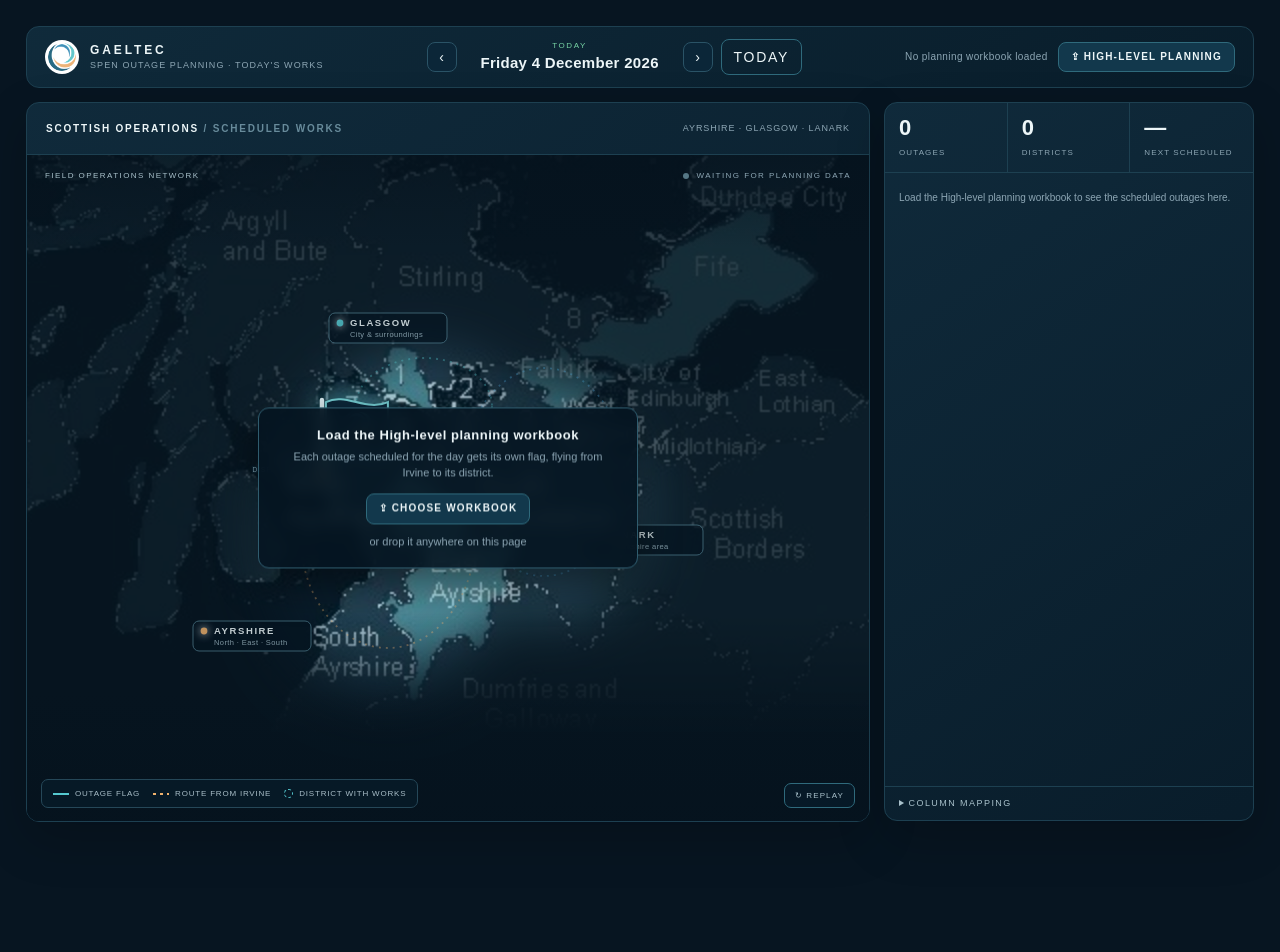
<file: gaeltec_home.html>
<!doctype html>
<html lang="en">
<head>
<meta charset="utf-8">
<meta name="viewport" content="width=device-width, initial-scale=1">
<title>Gaeltec – Home · Today's Works</title>
<!-- SheetJS: reads the High-level planning workbook in the browser (skip this tag if index.html already loads XLSX) -->
<script src="https://cdn.sheetjs.com/xlsx-0.20.3/package/dist/xlsx.full.min.js"></script>
<style>
/* ===== Standalone wrapper (not needed once merged into index.html) ===== */
html, body { margin: 0; background: #071521; }
body { min-height: 100vh; padding: clamp(10px, 2.2vw, 26px); }

/* ===== Gaeltec Home (all rules scoped to #gaeltec-home) ===== */
#gaeltec-home {
  --bg: #071521; --panel: #0d2231; --line: #1d4051; --muted: #8da6b4; --white: #edf6f8;
  --cyan: #55c9d0; --blue: #4a9fd0; --orange: #efb16d; --green: #78d4a5; --sea: #091c2a;
  color: var(--white);
  font: 14px/1.45 Inter, "Segoe UI", Arial, sans-serif;
  max-width: 1500px; margin: 0 auto;
}
#gaeltec-home * { box-sizing: border-box; }
#gaeltec-home button { font: inherit; color: inherit; }

.gh-top {
  display: flex; align-items: center; justify-content: space-between; flex-wrap: wrap; gap: 14px;
  padding: 12px 18px; margin-bottom: 14px;
  border: 1px solid var(--line); border-radius: 13px;
  background: linear-gradient(145deg, rgba(16,43,60,.96), rgba(9,29,43,.96));
}
.gh-brand { display: flex; align-items: center; gap: 11px; }
.gh-brand img { width: 34px; height: 34px; border-radius: 50%; background: #fff; padding: 3px; }
.gh-brand b { display: block; font-size: 12px; letter-spacing: .24em; }
.gh-brand small { display: block; color: var(--muted); font-size: 9px; letter-spacing: .12em; text-transform: uppercase; }
.gh-date { display: flex; align-items: center; gap: 8px; }
.gh-date-label { text-align: center; min-width: 210px; }
.gh-date-label small { display: block; font-size: 8px; letter-spacing: .2em; color: var(--green); text-transform: uppercase; }
.gh-date-label small.past { color: var(--muted); }
.gh-date-label small.future { color: var(--orange); }
.gh-date-label b { font-size: 15px; font-weight: 600; letter-spacing: .02em; }
.gh-icon {
  width: 30px; height: 30px; border-radius: 8px; cursor: pointer; font-size: 17px; line-height: 1;
  border: 1px solid #2a5366; background: #0b2638;
}
.gh-icon:hover, .gh-btn:hover { border-color: var(--cyan); }
.gh-btn {
  display: inline-flex; align-items: center; gap: 6px; cursor: pointer; white-space: nowrap;
  padding: 7px 12px; border-radius: 8px; font-size: 10px; letter-spacing: .12em; text-transform: uppercase; font-weight: 600;
  border: 1px solid #2f6a7c; background: #12384c; color: var(--white);
}
.gh-btn.ghost { background: transparent; }
.gh-source { display: flex; align-items: center; gap: 10px; flex-wrap: wrap; justify-content: flex-end; }
.gh-source #gh-srcline { color: var(--muted); font-size: 10px; letter-spacing: .04em; max-width: 380px; text-align: right; }
.gh-source #gh-srcline b { color: #cfe3e8; font-weight: 600; }

.gh-grid { display: grid; grid-template-columns: minmax(0, 1fr) 370px; gap: 14px; }
.gh-panel {
  overflow: hidden; border: 1px solid var(--line); border-radius: 13px;
  background: linear-gradient(145deg, rgba(16,43,60,.96), rgba(9,29,43,.96));
  box-shadow: 0 18px 50px #0003;
}
.gh-panel-head {
  min-height: 52px; display: flex; align-items: center; justify-content: space-between; gap: 12px;
  padding: 12px 19px; border-bottom: 1px solid var(--line);
}
.gh-panel-title { font-size: 10px; letter-spacing: .18em; text-transform: uppercase; font-weight: 700; }
.gh-panel-title span { color: #688b9b; }
.gh-subtle { color: var(--muted); font-size: 9px; letter-spacing: .1em; text-align: right; text-transform: uppercase; }

/* --- map --- */
.gh-map {
  position: relative; overflow: hidden; isolation: isolate;
  height: clamp(460px, 74vh, 760px); background: var(--sea);
}
.gh-map::after {
  content: ""; position: absolute; inset: 0; z-index: 3; pointer-events: none;
  background: linear-gradient(180deg, rgba(5,18,29,.5), transparent 14%, transparent 80%, rgba(5,18,29,.6));
}
#gh-svg { position: absolute; inset: 0; width: 100%; height: 100%; z-index: 1; display: block; }
.gh-topline {
  position: absolute; z-index: 5; top: 15px; left: 18px; right: 18px;
  display: flex; justify-content: space-between; align-items: center; gap: 10px; pointer-events: none;
}
.gh-kicker, .gh-live { font-size: 8px; letter-spacing: .18em; color: #a9c1cb; text-transform: uppercase; }
.gh-live { display: flex; align-items: center; gap: 7px; color: #8bd6b5; }
.gh-live i { width: 6px; height: 6px; border-radius: 50%; background: var(--green); box-shadow: 0 0 10px var(--green); animation: ghBlink 2s ease-in-out infinite; }
.gh-live.off { color: var(--muted); }
.gh-live.off i { background: #557785; box-shadow: none; animation: none; }
.gh-legend {
  position: absolute; z-index: 5; left: 14px; bottom: 13px; display: flex; flex-wrap: wrap; gap: 13px;
  padding: 8px 11px; border: 1px solid #254758; border-radius: 7px; background: #071a28d9;
  color: #a9bec8; font-size: 8px; letter-spacing: .1em; text-transform: uppercase;
}
.gh-key { display: inline-block; width: 16px; height: 2px; margin-right: 6px; vertical-align: middle; background: var(--cyan); }
.gh-key.dash { background: repeating-linear-gradient(90deg, var(--orange) 0 3px, transparent 3px 7px); }
.gh-key.ring { width: 9px; height: 9px; border-radius: 50%; border: 1.5px dashed var(--cyan); background: none; }
.gh-replay {
  position: absolute; z-index: 6; right: 14px; bottom: 13px; cursor: pointer;
  padding: 6px 10px; border-radius: 7px; border: 1px solid #2f6a7c; background: #071a28e6;
  font-size: 8px !important; letter-spacing: .14em; text-transform: uppercase; color: #a9c1cb !important;
}
.gh-replay:hover { border-color: var(--cyan); color: #fff !important; }
.gh-empty {
  position: absolute; z-index: 6; left: 50%; top: 50%; transform: translate(-50%, -50%);
  width: min(88%, 380px); padding: 18px 20px; text-align: center;
  border: 1px solid #2f5c6e; border-radius: 11px; background: rgba(5,21,33,.9); backdrop-filter: blur(8px);
  box-shadow: 0 14px 40px #0007;
}
.gh-empty[hidden] { display: none; }
.gh-empty b { display: block; font-size: 13px; letter-spacing: .04em; margin-bottom: 4px; }
.gh-empty p { margin: 0 0 12px; color: var(--muted); font-size: 11px; }
.gh-drop {
  position: absolute; inset: 10px; z-index: 9; display: none; place-items: center;
  border: 2px dashed var(--cyan); border-radius: 12px; background: rgba(7,26,40,.88);
  font-size: 11px; letter-spacing: .18em; text-transform: uppercase; color: var(--cyan);
}
#gaeltec-home.dragging .gh-drop { display: grid; }

/* svg pieces */
.gh-route { fill: none; stroke-width: 1.6; stroke-dasharray: 3 7; opacity: .75; stroke-linecap: round; animation: ghDash 1.4s linear infinite; }
.gh-ring { fill: none; stroke-width: 1.8; stroke-dasharray: 4 4; animation: ghRing 4s ease-in-out infinite; }
.gh-ring.idle { opacity: .35; animation: none; stroke-dasharray: 2 5; }
.gh-rtag rect.bg { fill: rgba(5,21,33,.9); stroke: #477080; stroke-width: 1; }
.gh-rtag .dot { filter: drop-shadow(0 0 4px currentColor); }
.gh-rtag .nm { font-size: 9.5px; font-weight: 700; letter-spacing: 1.6px; fill: #eef8fa; }
.gh-rtag .sb { font-size: 7.5px; letter-spacing: .4px; fill: #9bb5c0; }
.gh-rtag.idle { opacity: .8; }
.gh-dlabel { font-size: 9px; letter-spacing: 1.6px; font-weight: 700; paint-order: stroke; stroke: #0b2231; stroke-width: 3px; stroke-linejoin: round; }
.gh-dlabel tspan.n { font-weight: 400; fill: #cfe3e8; }
.gh-hubtext { paint-order: stroke; stroke: #0b2231; stroke-width: 2.5px; stroke-linejoin: round; }
.gh-flag { cursor: pointer; }
.gh-flagbody { filter: drop-shadow(0 0 6px rgba(85,201,208,.55)); }
.gh-cloth { animation: ghWave 1.15s ease-in-out infinite alternate; }
.gh-card rect.bg { fill: rgba(5,21,33,.93); stroke-width: 1; }
.gh-card .t1 { font-size: 10.5px; font-weight: 650; fill: #eef8fa; }
.gh-card .t2 { font-size: 9px; fill: #b4c9d2; }
.gh-card .t2 .k { font-size: 7px; letter-spacing: 1.2px; font-weight: 700; }
.gh-leader { fill: none; stroke-width: 1; stroke-dasharray: 2 3; opacity: .8; }
.gh-flag.hot .gh-card rect.bg { fill: #0f3348; stroke-width: 2; }
.gh-flag.hot .gh-flagbody { filter: drop-shadow(0 0 10px rgba(239,177,109,.95)); }
.gh-flag.dim { opacity: .35; }
.gh-idle .gh-cloth-idle { transform-origin: 0 -2px; animation: ghWaveIdle 1.15s ease-in-out infinite alternate; }

/* --- side list --- */
.gh-side { display: flex; flex-direction: column; min-height: 0; max-height: calc(clamp(460px, 74vh, 760px) + 53px); }
.gh-kpis { display: grid; grid-template-columns: repeat(3, 1fr); border-bottom: 1px solid var(--line); }
.gh-kpi { padding: 13px 14px 11px; border-right: 1px solid var(--line); }
.gh-kpi:last-child { border-right: 0; }
.gh-kpi b { display: block; font-size: 22px; font-weight: 600; line-height: 1.1; }
.gh-kpi small { font-size: 8px; letter-spacing: .14em; color: var(--muted); text-transform: uppercase; }
.gh-list { flex: 1; overflow: auto; padding: 8px 10px 10px; scrollbar-width: thin; scrollbar-color: #2a5366 transparent; }
.gh-group { margin: 8px 4px 5px; display: flex; align-items: center; gap: 8px; font-size: 9px; letter-spacing: .16em; text-transform: uppercase; color: #a9c1cb; font-weight: 700; }
.gh-group i { width: 7px; height: 7px; border-radius: 50%; box-shadow: 0 0 8px currentColor; }
.gh-group span { margin-left: auto; color: var(--muted); font-weight: 400; }
.gh-item {
  position: relative; padding: 9px 11px 9px 15px; margin-bottom: 6px; cursor: pointer;
  border: 1px solid #1f4152; border-radius: 8px; background: #0a2131;
  transition: border-color .15s, background .15s;
}
.gh-item::before { content: ""; position: absolute; left: 0; top: 8px; bottom: 8px; width: 3px; border-radius: 2px; background: var(--c); }
.gh-item:hover, .gh-item.hot { border-color: var(--c); background: #0e2b3d; }
.gh-item.flash { animation: ghFlash 1s ease 2; }
.gh-item .ttl { font-weight: 600; font-size: 12px; line-height: 1.3; }
.gh-item .row { font-size: 11px; color: #b4c9d2; margin-top: 2px; }
.gh-item .row em { font-style: normal; font-size: 8px; letter-spacing: .14em; color: var(--c); font-weight: 700; margin-right: 6px; text-transform: uppercase; }
.gh-item .ref { position: absolute; right: 10px; top: 9px; font-size: 9px; color: var(--muted); letter-spacing: .06em; }
.gh-item .ttl { padding-right: 70px; }
.gh-item .warn { font-size: 10px; color: var(--orange); margin-top: 3px; }
.gh-listnote { margin: 10px 4px 2px; font-size: 10px; color: var(--muted); }
.gh-cols { border-top: 1px solid var(--line); padding: 10px 14px; font-size: 11px; }
.gh-cols summary { cursor: pointer; font-size: 9px; letter-spacing: .16em; text-transform: uppercase; color: #a9c1cb; }
.gh-colgrid { display: grid; grid-template-columns: 96px 1fr; gap: 6px 10px; align-items: center; margin-top: 10px; }
.gh-colgrid label { font-size: 10px; color: var(--muted); }
.gh-colgrid select { width: 100%; padding: 4px 6px; border-radius: 6px; border: 1px solid #2a5366; background: #0b2638; color: var(--white); font: 11px Inter, "Segoe UI", Arial, sans-serif; }
.gh-cols p { margin: 8px 0 0; color: var(--muted); font-size: 10px; }
.gh-err { color: #f08f8f !important; }

@keyframes ghWave {
  0%   { d: path("M1 -37 C11 -42 21 -32 32 -37 L32 -13 C21 -8 11 -18 1 -13 Z"); }
  100% { d: path("M1 -37 C10 -33 21 -43 32 -33 L32 -16 C21 -22 11 -7 1 -13 Z"); }
}
@keyframes ghWaveIdle {
  0%   { d: path("M0 -14 C10 -19 20 -9 31 -14 L31 10 C20 15 10 5 0 10 Z"); }
  100% { d: path("M0 -14 C9 -10 20 -20 31 -10 L31 7 C20 1 10 16 0 10 Z"); }
}
@keyframes ghRing { 0%, 100% { opacity: .4; } 50% { opacity: 1; } }
@keyframes ghDash { to { stroke-dashoffset: -20; } }
@keyframes ghBlink { 0%, 100% { opacity: 1; } 50% { opacity: .35; } }
@keyframes ghFlash { 50% { background: #17425a; } }

@media (max-width: 1050px) {
  .gh-grid { grid-template-columns: 1fr; }
  .gh-side { max-height: none; }
  .gh-list { max-height: 520px; }
}
@media (max-width: 650px) {
  .gh-top { padding: 10px 12px; }
  .gh-date-label { min-width: 150px; }
  .gh-date-label b { font-size: 13px; }
  .gh-source { justify-content: flex-start; }
  .gh-source #gh-srcline { text-align: left; }
  .gh-map { height: 68vh; min-height: 400px; }
  .gh-legend { left: 9px; bottom: 9px; gap: 9px; }
}
@media (prefers-reduced-motion: reduce) {
  .gh-cloth, .gh-route, .gh-ring, .gh-live i, .gh-idle .gh-cloth-idle { animation: none; }
}
</style>
</head>
<body>

<!-- ============================ GAELTEC HOME ============================ -->
<section id="gaeltec-home">
  <header class="gh-top">
    <div class="gh-brand">
      <img src="[data-uri]" alt="">
      <div><b>GAELTEC</b><small>SPEN outage planning · today's works</small></div>
    </div>
    <div class="gh-date">
      <button class="gh-icon" data-act="prev" aria-label="Previous day">‹</button>
      <div class="gh-date-label"><small id="gh-daytag">Today</small><b id="gh-datetext">—</b></div>
      <button class="gh-icon" data-act="next" aria-label="Next day">›</button>
      <button class="gh-btn ghost" data-act="today">Today</button>
    </div>
    <div class="gh-source">
      <span id="gh-srcline">No planning workbook loaded</span>
      <label class="gh-btn">⇪ High-level planning<input type="file" id="gh-file" accept=".xlsx,.xlsm,.xlsb,.xls,.csv" hidden></label>
    </div>
  </header>

  <div class="gh-grid">
    <div class="gh-panel">
      <div class="gh-panel-head">
        <span class="gh-panel-title">Scottish operations <span>/ scheduled works</span></span>
        <span class="gh-subtle">Ayrshire · Glasgow · Lanark</span>
      </div>
      <div class="gh-map" id="gh-map">
        <svg id="gh-svg" viewBox="0 0 670 800" preserveAspectRatio="xMidYMid meet" role="img" aria-label="Map of Scotland showing a flag for each outage scheduled on the selected day">
          <defs><linearGradient id="gh-fade" x1="0" y1="0" x2="0" y2="1"><stop offset="0" stop-color="#091c2a" stop-opacity="0"/><stop offset="1" stop-color="#091c2a"/></linearGradient></defs>
          <image href="[data-uri]" x="0" y="0" width="670" height="800" preserveAspectRatio="xMidYMid meet"/>
          <rect x="-400" y="740" width="1470" height="61" fill="url(#gh-fade)"/>
          <rect x="-400" y="800" width="1470" height="400" fill="#091c2a"/>
          <mask id="gh-focusmask" maskUnits="userSpaceOnUse" x="-400" y="-400" width="1470" height="1600">
            <rect x="-400" y="-400" width="1470" height="1600" fill="#fff"/>
            <g filter="url(#gh-soft)" fill="#000">
              <ellipse cx="330" cy="702" rx="62" ry="80"/>
              <ellipse cx="346" cy="638" rx="44" ry="28"/>
              <ellipse cx="410" cy="688" rx="50" ry="58"/>
            </g>
          </mask>
          <filter id="gh-soft" x="-50%" y="-50%" width="200%" height="200%"><feGaussianBlur stdDeviation="14"/></filter>
          <rect x="-400" y="-400" width="1470" height="1600" fill="#06131d" opacity=".78" mask="url(#gh-focusmask)" pointer-events="none"/>
          <g id="gh-rings"></g>
          <g id="gh-routes"></g>
          <g id="gh-districts"></g>
          <g id="gh-hub"></g>
          <g id="gh-flags"></g>
          <!-- Idle flag: the original looping Gaeltec flag, shown when there is nothing to plot -->
          <g id="gh-idle" class="gh-idle">
            <g class="gh-flagbody">
              <path d="M-2 22 V-15" stroke="#d7e8ec" stroke-width="2.2" stroke-linecap="round"/>
              <path class="gh-cloth-idle" d="M0 -14 C10 -19 20 -9 31 -14 L31 10 C20 15 10 5 0 10 Z" fill="#0b2638" stroke="#73cbd0" stroke-width="1"/>
              <image href="[data-uri]" x="6" y="-9" width="19" height="15" preserveAspectRatio="xMidYMid meet"/>
              <circle cx="-2" cy="23" r="2.2" fill="#efb16d"/>
              <animateMotion dur="34s" repeatCount="indefinite" rotate="0"
                path="M300,665 C294,651 302,633 325,622 C348,610 340,625 325,622 C309,630 302,648 300,665
                      C321,670 350,660 375,650 C398,641 389,650 375,650 C346,663 321,672 300,665
                      C291,681 296,699 305,710 C315,722 311,712 305,710 C292,697 291,679 300,665"/>
            </g>
          </g>
        </svg>
        <div class="gh-topline">
          <span class="gh-kicker">Field operations network</span>
          <span class="gh-live off" id="gh-live"><i></i><span>Waiting for planning data</span></span>
        </div>
        <div class="gh-empty" id="gh-empty" hidden></div>
        <div class="gh-legend">
          <span><i class="gh-key"></i>Outage flag</span>
          <span><i class="gh-key dash"></i>Route from Irvine</span>
          <span><i class="gh-key ring"></i>District with works</span>
        </div>
        <button class="gh-replay" data-act="replay" title="Replay the flag animation">↻ Replay</button>
        <div class="gh-drop">Drop the High-level planning workbook</div>
      </div>
    </div>

    <aside class="gh-panel gh-side">
      <div class="gh-kpis">
        <div class="gh-kpi"><b id="gh-k-out">0</b><small>Outages</small></div>
        <div class="gh-kpi"><b id="gh-k-dis">0</b><small>Districts</small></div>
        <div class="gh-kpi"><b id="gh-k-next">—</b><small id="gh-k-next-l">Next working day</small></div>
      </div>
      <div class="gh-list" id="gh-list"></div>
      <details class="gh-cols" id="gh-cols">
        <summary>Column mapping</summary>
        <div class="gh-colgrid" id="gh-colgrid"></div>
        <p id="gh-colnote">Columns are detected automatically from the header row. Change any that are wrong; your choice is remembered.</p>
      </details>
    </aside>
  </div>
</section>

<script>
(() => {
'use strict';
const ROOT = document.getElementById('gaeltec-home');
const $ = id => document.getElementById(id);
const NS = 'http://www.w3.org/2000/svg';
const LOGO = '[data-uri]';
const STORE_KEY = 'gaeltecHome.v1';
const MAP_W = 670, MAP_H = 800;
const HUB = { x: 300, y: 665 };            // Irvine dispatch hub (map units)
const MIN_S = 0.5;                          // max zoom: map units per screen px

/* ---------- Districts: position on the map (units of the 670x800 image) ----------
   `match`: lists of words that must ALL appear in the planning "District" value.
   Checked top to bottom, so specific names come before general ones.
   To add a district, add a line here.                                            */
const ORANGE = '#efb16d', CYAN = '#55c9d0', BLUE = '#4a9fd0';
const DISTRICTS = [
  { key: 'n-ayr', g: 'ayr', label: 'North Ayrshire', x: 297, y: 643, match: [['north','ayr'],['ayr','north'],['irvine'],['largs'],['kilwinning'],['arran']] },
  { key: 'e-ayr', g: 'ayr', label: 'East Ayrshire',  x: 362, y: 710, match: [['east','ayr'],['ayr','east'],['kilmarnock'],['cumnock']] },
  { key: 's-ayr', g: 'ayr', label: 'South Ayrshire', x: 322, y: 742, match: [['south','ayr'],['ayr','south'],['girvan'],['maybole']] },
  { key: 'ayr',   g: 'ayr', label: 'Ayrshire',       x: 330, y: 703, match: [['ayr']] },
  { key: 'n-lan', g: 'lan', label: 'North Lanarkshire', x: 400, y: 640, match: [['north','lanark'],['motherwell'],['airdrie'],['coatbridge'],['cumbernauld'],['wishaw']] },
  { key: 'lan',   g: 'lan', label: 'Lanark',         x: 410, y: 688, match: [['lanark'],['hamilton'],['east','kilbride'],['clydesdale'],['biggar']] },
  { key: 'inv',   g: 'gla', label: 'Inverclyde',     x: 311, y: 633, match: [['inverclyde'],['greenock']] },
  { key: 'ren',   g: 'gla', label: 'Renfrewshire',   x: 337, y: 647, match: [['renfrew'],['paisley']] },
  { key: 'dun',   g: 'gla', label: 'Dunbartonshire', x: 336, y: 620, match: [['dunbarton'],['dumbarton'],['clydebank']] },
  { key: 'gla',   g: 'gla', label: 'Glasgow',        x: 366, y: 641, match: [['glasgow'],['clyde']] },
];
/* The three districts shown on the map: focus ring (map units) and where the name tag sits */
const GROUPS = {
  ayr: { key: 'ayr', label: 'Ayrshire', sub: 'North · East · South', c: ORANGE, x: 330, y: 700, rx: 44, ry: 58, lx: 262, ly: 752 },
  gla: { key: 'gla', label: 'Glasgow',  sub: 'City & surroundings',  c: CYAN,   x: 348, y: 637, rx: 34, ry: 24, lx: 330, ly: 598 },
  lan: { key: 'lan', label: 'Lanark',   sub: 'Lanarkshire area',     c: BLUE,   x: 408, y: 670, rx: 40, ry: 52, lx: 458, ly: 704 },
};
const GROUP_ORDER = ['ayr', 'gla', 'lan'];
DISTRICTS.forEach(d => (d.c = GROUPS[d.g].c));
const OTHER = { key: 'other', label: 'Other districts · not on map', c: '#7f97a3' };
const FOCUS = { x0: 214, x1: 506, y0: 584, y1: 772 };   // the area the map always frames

/* ---------- Planning workbook columns ---------- */
const FIELDS = [
  { k: 'date',     label: 'Outage date',   req: true,
    exact: ['outage date','date of outage','outage start date','planned outage date','start date','outage start','planned date','work date','date'],
    has: [['outage','date'],['start','date'],['planned','date'],['date']],
    not: ['end','finish','request','received','submit','created','issued','return','approved','modified','updated','booked','notified','completed','raised'] },
  { k: 'end',      label: 'End date',
    exact: ['outage end date','end date','outage end','finish date','outage finish'],
    has: [['end','date'],['finish','date'],['outage','end']], not: [] },
  { k: 'district', label: 'District',      req: true,
    exact: ['district','district name','depot','area','region','zone'],
    has: [['district'],['depot']], not: ['no','number','id','code','manager'] },
  { k: 'ref',      label: 'Outage ref',
    exact: ['outage ref','outage reference','outage ref no','outage no','outage number','outage id','outage','otc ref'],
    has: [['outage','ref'],['outage','no'],['outage','number'],['outage','id']], not: ['date'] },
  { k: 'status',   label: 'Status',
    exact: ['outage status','status'], has: [['status']], not: [] },
  { k: 'title',    label: 'Project title', req: true,
    exact: ['project title','project name','project description','scheme name','scheme title','scheme','project','title'],
    has: [['project','title'],['project','name'],['scheme','name'],['project'],['scheme'],['title']],
    not: ['no','number','id','ref','code','manager','engineer','date','value','cost','status','type','lead'] },
  { k: 'circuit',  label: 'Circuit',       req: true,
    exact: ['circuit name','circuit','circuit description','feeder','feeder name','line name'],
    has: [['circuit'],['feeder']], not: ['no','number','id','ref','code','voltage','kv','type'] },
  { k: 'job',      label: 'Job name',      req: true,
    exact: ['job name','job title','job description','job','work description','works description','description of works','description','works','task'],
    has: [['job','name'],['job','description'],['job'],['description']],
    not: ['no','number','id','ref','code','date','status','type','sap'] },
];

/* ---------- helpers ---------- */
const norm = s => String(s == null ? '' : s).toLowerCase().replace(/&/g, ' and ').replace(/[^a-z0-9]+/g, ' ').trim();
const words = s => norm(s).split(' ').filter(Boolean);
const txt = v => (v == null ? '' : (v instanceof Date ? ymd(v) : String(v))).replace(/\s+/g, ' ').trim();
const pad2 = n => String(n).padStart(2, '0');
const ymd = d => `${d.getFullYear()}-${pad2(d.getMonth() + 1)}-${pad2(d.getDate())}`;
const fromYMD = s => { const [y, m, d] = s.split('-').map(Number); return new Date(y, m - 1, d); };
const addDays = (s, n) => { const d = fromYMD(s); d.setDate(d.getDate() + n); return ymd(d); };
const MONTHS = ['jan','feb','mar','apr','may','jun','jul','aug','sep','oct','nov','dec'];
const ease = t => t < .5 ? 4 * t * t * t : 1 - Math.pow(-2 * t + 2, 3) / 2;
const clamp = (v, a, b) => Math.max(a, Math.min(b, v));
const el = (tag, attrs = {}, parent) => {
  const e = document.createElementNS(NS, tag);
  for (const k in attrs) e.setAttribute(k, attrs[k]);
  if (parent) parent.appendChild(e);
  return e;
};
const fmtLong = s => fromYMD(s).toLocaleDateString('en-GB', { weekday: 'long', day: 'numeric', month: 'long', year: 'numeric' });
const fmtShort = s => fromYMD(s).toLocaleDateString('en-GB', { weekday: 'short', day: 'numeric', month: 'short' });

function toYMD(v) {
  if (v == null || v === '') return null;
  if (v instanceof Date) {
    if (isNaN(v)) return null;
    const d = new Date(v.getTime());
    if (d.getHours() === 23 && d.getMinutes() >= 58) d.setMinutes(d.getMinutes() + 5);   // SheetJS rounding
    return ymd(d);
  }
  if (typeof v === 'number') {
    if (v > 20000 && v < 80000) { const d = new Date(Date.UTC(1899, 11, 30) + Math.floor(v + 1e-6) * 864e5);
      return `${d.getUTCFullYear()}-${pad2(d.getUTCMonth() + 1)}-${pad2(d.getUTCDate())}`; }
    return null;
  }
  const s = String(v).trim();
  let m;
  if ((m = s.match(/^D:(\d{4}-\d{2}-\d{2})$/))) return m[1];
  if ((m = s.match(/^(\d{4})-(\d{1,2})-(\d{1,2})(?:$|[ T])/))) {
    if (/T\d.*(Z|[+-]\d\d:?\d\d)$/.test(s)) { const d = new Date(s); return isNaN(d) ? null : ymd(d); }
    return `${m[1]}-${pad2(m[2])}-${pad2(m[3])}`;
  }
  if ((m = s.match(/(\d{1,2})[\/.\-](\d{1,2})[\/.\-](\d{2,4})/))) {        // UK day-first
    let y = +m[3]; if (y < 100) y += 2000;
    const d = +m[1], mo = +m[2];
    if (mo >= 1 && mo <= 12 && d >= 1 && d <= 31) return `${y}-${pad2(mo)}-${pad2(d)}`;
  }
  if ((m = s.match(/(\d{1,2})(?:st|nd|rd|th)?[\s\-]+([a-z]{3,})\.?[\s\-,]+(\d{2,4})/i))) {
    const mo = MONTHS.indexOf(m[2].slice(0, 3).toLowerCase());
    if (mo >= 0) { let y = +m[3]; if (y < 100) y += 2000; return `${y}-${pad2(mo + 1)}-${pad2(+m[1])}`; }
  }
  const d = new Date(s);
  return isNaN(d) ? null : ymd(d);
}

function matchDistrict(raw) {
  const w = ' ' + norm(raw) + ' ';
  if (!w.trim()) return null;
  for (const d of DISTRICTS)
    for (const req of d.match)
      if (req.every(t => t.length <= 1 ? w.includes(' ' + t + ' ') : w.includes(t))) return d;
  return null;
}

function autoMap(headers) {
  const used = new Set(), map = {};
  const H = headers.map(norm);
  for (const f of FIELDS) {               // pass 1: exact header names
    for (const syn of f.exact) {
      const i = H.findIndex((h, j) => h === syn && !used.has(j));
      if (i >= 0) { map[f.k] = i; used.add(i); break; }
    }
  }
  for (const f of FIELDS) {               // pass 2: header contains the key words
    if (map[f.k] != null) continue;
    outer: for (const req of f.has) {
      for (let j = 0; j < H.length; j++) {
        if (used.has(j) || !H[j]) continue;
        const ws = H[j].split(' ');
        if (req.every(t => ws.includes(t) || ws.some(x => x.startsWith(t) && t.length > 3)) && !f.not.some(n => ws.includes(n))) {
          map[f.k] = j; used.add(j); break outer;
        }
      }
    }
  }
  return map;
}

/* ---------- state ---------- */
const state = {
  src: null,       // { filename, loadedAt, sheet, headers, rows, map, manual }
  day: ymd(new Date()),
  followToday: true,
  outages: [],
  flags: [],
  hoverId: null,
};

/* ---------- workbook loading ---------- */
function readWorkbook(arrayBuffer, filename) {
  if (typeof XLSX === 'undefined') throw new Error('The spreadsheet reader (SheetJS) did not load. Check the internet connection and reload the page.');
  const wb = XLSX.read(arrayBuffer, { type: 'array', cellDates: true });
  let best = null;
  for (const sn of wb.SheetNames) {
    const aoa = XLSX.utils.sheet_to_json(wb.Sheets[sn], { header: 1, raw: true, defval: null, blankrows: false });
    for (let r = 0; r < Math.min(30, aoa.length); r++) {
      const headers = (aoa[r] || []).map(h => (h == null ? '' : String(h).replace(/\s+/g, ' ').trim()));
      if (headers.filter(Boolean).length < 3) continue;
      const map = autoMap(headers);
      const req = FIELDS.filter(f => f.req && map[f.k] != null).length;
      const score = req * 10 + Object.keys(map).length + (map.date != null && map.district != null ? 30 : 0);
      if (!best || score > best.score) best = { score, sheet: sn, r, headers, aoa, map };
    }
  }
  if (!best) throw new Error('Could not find a header row in this workbook.');
  const rows = best.aoa.slice(best.r + 1).filter(r => r && r.some(v => v != null && v !== ''));
  const saved = loadStore();
  let map = best.map, manual = false;
  if (saved && saved.manual && saved.headers && sameHeaders(saved.headers, best.headers)) { map = saved.map; manual = true; }
  return { filename, loadedAt: Date.now(), sheet: best.sheet, headers: best.headers, rows, map, manual };
}
const sameHeaders = (a, b) => a.length === b.length && a.every((h, i) => norm(h) === norm(b[i]));

async function loadFile(file) {
  setSrcLine(`Reading <b>${esc(file.name)}</b>…`);
  try {
    const buf = await file.arrayBuffer();
    state.src = readWorkbook(buf, file.name);
    saveStore();
    state.followToday = true; state.day = ymd(new Date());
    refresh(true);
  } catch (err) {
    console.error(err);
    setSrcLine(`<span class="gh-err">${esc(err.message || String(err))}</span>`);
  }
}

function saveStore() {
  if (!state.src) return;
  const s = state.src;
  const rows = s.rows.map(r => r.map(v => (v instanceof Date ? 'D:' + toYMD(v) : v)));
  const payload = { ...s, rows };
  try { localStorage.setItem(STORE_KEY, JSON.stringify(payload)); }
  catch (e) {                               // too big: keep only the mapped columns
    try {
      const keep = [...new Set(Object.values(s.map))];
      const slim = { ...payload, rows: rows.map(r => r.map((v, i) => (keep.includes(i) ? v : null))) };
      localStorage.setItem(STORE_KEY, JSON.stringify(slim));
    } catch (e2) { /* storage unavailable: fine, data just won't survive a reload */ }
  }
}
function loadStore() { try { return JSON.parse(localStorage.getItem(STORE_KEY) || 'null'); } catch (e) { return null; } }

/* ---------- outages for a day ---------- */
function outagesFor(day) {
  const s = state.src; if (!s) return { list: [], cancelled: 0 };
  const m = s.map, list = [], byRef = new Map();
  let cancelled = 0;
  s.rows.forEach((r, idx) => {
    const start = toYMD(r[m.date]); if (!start) return;
    const end = m.end != null ? toYMD(r[m.end]) : null;
    const on = end && end > start ? (start <= day && day <= end) : start === day;
    if (!on) return;
    if (m.status != null && /cancel/i.test(txt(r[m.status]))) { cancelled++; return; }
    const ref = m.ref != null ? txt(r[m.ref]) : '';
    const rec = {
      ref, districtRaw: m.district != null ? txt(r[m.district]) : '',
      title: m.title != null ? txt(r[m.title]) : '',
      circuit: m.circuit != null ? txt(r[m.circuit]) : '',
      jobs: [], row: idx,
    };
    const job = m.job != null ? txt(r[m.job]) : '';
    const prev = ref ? byRef.get(ref) : null;
    if (prev) {                              // same outage on several rows: one flag
      if (job && !prev.jobs.includes(job)) prev.jobs.push(job);
      if (!prev.title) prev.title = rec.title;
      if (rec.circuit && !prev.circuit.split(' / ').includes(rec.circuit)) prev.circuit = prev.circuit ? prev.circuit + ' / ' + rec.circuit : rec.circuit;
      if (!prev.districtRaw) prev.districtRaw = rec.districtRaw;
      return;
    }
    if (job) rec.jobs.push(job);
    if (ref) byRef.set(ref, rec);
    list.push(rec);
  });
  list.forEach((o, i) => {
    o.id = 'o' + i;
    o.district = matchDistrict(o.districtRaw);
    o.job = o.jobs.join(' / ');
  });
  const order = d => (d ? DISTRICTS.indexOf(d) : 999);
  list.sort((a, b) => order(a.district) - order(b.district) || a.title.localeCompare(b.title));
  list.forEach((o, i) => (o.id = 'o' + i));
  return { list, cancelled };
}

function nextDayWithWork(from, dir = 1, horizon = 120) {
  if (!state.src) return null;
  for (let i = 1; i <= horizon; i++) {
    const d = addDays(from, dir * i);
    const n = outagesFor(d).list.length;
    if (n) return { day: d, n };
  }
  return null;
}

/* ---------- map geometry ---------- */
const svg = $('gh-svg'), mapBox = $('gh-map');
const G = { routes: $('gh-routes'), districts: $('gh-districts'), hub: $('gh-hub'), flags: $('gh-flags'), idle: $('gh-idle') };
let view = { x: 0, y: 0, w: MAP_W, h: MAP_H };      // current viewBox
let zoom = null;                                    // { from, to, t0, dur }
let layout = null;                                  // computed positions for current day + size
let timeline = { t0: 0 };

function boxSize() { return { W: mapBox.clientWidth || 800, H: mapBox.clientHeight || 600 }; }
function focusView() {
  const { W, H } = boxSize();
  const s = Math.max((FOCUS.x1 - FOCUS.x0) / W, (FOCUS.y1 - FOCUS.y0) / H, MIN_S);
  const cx = (FOCUS.x0 + FOCUS.x1) / 2, cy = (FOCUS.y0 + FOCUS.y1) / 2;
  return clampView({ x: cx - W * s / 2, y: cy - H * s / 2, w: W * s, h: H * s });
}
function clampView(v) {
  const fx = v.w >= MAP_W ? (MAP_W - v.w) / 2 : clamp(v.x, 0, MAP_W - v.w);
  const fy = v.h >= MAP_H ? (MAP_H - v.h) / 2 : clamp(v.y, 0, MAP_H - v.h + 90);   // may run a little past the faded bottom edge
  return { ...v, x: fx, y: fy };
}
const setView = v => { view = v; svg.setAttribute('viewBox', `${v.x} ${v.y} ${v.w} ${v.h}`); };
const pxScale = () => view.w / (mapBox.clientWidth || 800);

/* text measuring for card widths */
const mctx = document.createElement('canvas').getContext('2d');
function fit(str, font, max) {
  mctx.font = font;
  if (mctx.measureText(str).width <= max) return str;
  let lo = 0, hi = str.length;
  while (lo < hi) { const mid = (lo + hi + 1) >> 1; if (mctx.measureText(str.slice(0, mid) + '…').width <= max) lo = mid; else hi = mid - 1; }
  return str.slice(0, lo).trimEnd() + '…';
}
const FONT = '"Inter","Segoe UI",Arial,sans-serif';
const FT = `600 9px ${FONT}`, F1 = `650 10.5px ${FONT}`, F2 = `9px ${FONT}`, FK = `700 7px ${FONT}`;
const CARD_H = 52, CARD_MAX = 230, CARD_MIN = 130, TAG_H = 19, TAG_MAX = 170;
const CARD_DEF = { dx: 38, dy: -46 }, TAG_DEF = { dx: 36, dy: -38 };

function cardText(o) {
  mctx.font = FK; const kw = mctx.measureText('CIRCUIT').width + 7 * 1.2 + 7;
  const inner = CARD_MAX - 20;
  const t1 = fit(o.title || 'Untitled project', F1, inner);
  const t2 = fit(o.circuit || '—', F2, inner - kw);
  const t3 = fit(o.job || '—', F2, inner - kw);
  mctx.font = F1; const w1 = mctx.measureText(t1).width;
  mctx.font = F2; const w2 = Math.max(mctx.measureText(t2).width, mctx.measureText(t3).width) + kw;
  const tt = fit(o.title || 'Untitled project', FT, TAG_MAX - 16);
  mctx.font = FT; const tw = Math.ceil(mctx.measureText(tt).width + 16);
  return { t1, t2, t3, kw, w: clamp(Math.ceil(Math.max(w1, w2) + 22), CARD_MIN, CARD_MAX), tt, tw };
}

/* Lay out flags (fanned around district point) and cards (avoiding each other) for the final zoom */
function computeLayout() {
  const outs = state.outages.filter(o => o.district);        // other districts are listed, not mapped
  const target = focusView();
  const groups = new Map();
  outs.forEach(o => { const d = o.district; if (!groups.has(d)) groups.set(d, []); groups.get(d).push(o); });
  const { W, H } = boxSize();
  const s = target.w / W;
  const toPx = (ux, uy) => ({ x: (ux - target.x) / s, y: (uy - target.y) / s });
  const compact = W < 640;                    // phones: title-only tags, details stay in the list
  const CH = compact ? TAG_H : CARD_H, DEF = compact ? TAG_DEF : CARD_DEF;

  const flags = [];
  for (const [d, list] of groups) {
    const n = list.length;
    let maxR = 0;
    list.forEach((o, k) => {
      let fx = 0, fy = 0;
      if (n > 1) { const a = k * 2.39996 + 0.5, r = 15 + 13 * Math.sqrt(k); fx = Math.cos(a) * r; fy = Math.sin(a) * r * 0.75; maxR = Math.max(maxR, r); }
      const park = { x: d.x + fx * s, y: d.y + fy * s };
      flags.push({ o, d, park, ct: cardText(o) });
    });
  }
  const dists = GROUP_ORDER.map(k => ({ d: GROUPS[k], n: outs.filter(o => o.district.g === k).length }));
  // obstacles in px
  const rects = [];
  const hp = toPx(HUB.x, HUB.y);
  rects.push({ x: hp.x - 80, y: hp.y - 12, w: 94, h: 26 });
  dists.forEach(g => {                      // name tags have fixed spots; cards keep clear of them
    const p = toPx(g.d.lx, g.d.ly);
    rects.push({ x: p.x - TAG_W / 2, y: p.y - 15, w: TAG_W, h: 30 });
  });
  flags.forEach(f => { const p = toPx(f.park.x, f.park.y); f.px = p; rects.push({ x: p.x - 4, y: p.y - 40, w: 38, h: 44 }); });
  const hit = (a, b) => a.x < b.x + b.w && b.x < a.x + a.w && a.y < b.y + b.h && b.y < a.y + a.h;
  const inside = r => r.x >= 6 && r.y >= 34 && r.x + r.w <= W - 6 && r.y + r.h <= H - 44;
  const cards = [];
  const sorted = [...flags].sort((a, b) => a.px.y - b.px.y || a.px.x - b.px.x);
  for (const f of sorted) {
    const w = compact ? f.ct.tw : f.ct.w, cands = [], st = CH + 6;
    const dys = [DEF.dy, DEF.dy - st, 8, DEF.dy - 2 * st, 8 + st, DEF.dy - 3 * st, 8 + 2 * st, DEF.dy - 4 * st, 8 + 3 * st];
    for (const dy of dys) { cands.push({ dx: 38, dy }); cands.push({ dx: -8 - w, dy }); }
    cands.splice(2, 0, { dx: 4 - w / 2, dy: -44 - CH }, { dx: 4 - w / 2, dy: 12 });
    for (const dy of dys) { cands.push({ dx: 38 + 150, dy }); cands.push({ dx: -8 - w - 150, dy }); }
    let pick = null, bestScore = Infinity;
    for (const c of cands) {
      const r = { x: f.px.x + c.dx, y: f.px.y + c.dy, w, h: CH };
      const own = rects.filter(q => !(q.x === f.px.x - 4 && q.y === f.px.y - 40));
      let score = 0;
      for (const q of own) if (hit(r, q)) score += 10;
      for (const q of cards) if (hit(r, q)) score += 25;
      if (!inside(r)) score += 15;
      score += Math.hypot(c.dx - DEF.dx, c.dy - DEF.dy) / 400;
      if (score < bestScore) { bestScore = score; pick = c; }
      if (score < 1) break;
    }
    f.card = pick; f.w = w;
    cards.push({ x: f.px.x + pick.dx, y: f.px.y + pick.dy, w, h: CH });
  }
  return { target, s, flags, dists, compact, CH, DEF };
}

/* ---------- drawing ---------- */
function clearMap() { [G.routes, G.districts, G.hub, G.flags, $('gh-rings')].forEach(g => (g.innerHTML = '')); state.flags = []; }
const TAG_W = 118;

function drawHub() {
  const g = el('g', { class: 'gh-hubg' }, G.hub);
  el('circle', { r: 13, fill: '#55c9d0', opacity: .13 }, g);
  el('circle', { r: 5.5, fill: '#071521', stroke: '#8be0df', 'stroke-width': 2 }, g);
  el('circle', { r: 2, fill: '#efb16d' }, g);
  const t = el('text', { x: -16, y: 1, 'text-anchor': 'end', fill: '#e5f3f5', 'font-size': 9, 'letter-spacing': 1.5, class: 'gh-hubtext' }, g); t.textContent = 'IRVINE';
  const t2 = el('text', { x: -16, y: 10, 'text-anchor': 'end', fill: '#83a7b5', 'font-size': 6.5, 'letter-spacing': 1, class: 'gh-hubtext' }, g);
  t2.textContent = 'DISPATCH HUB';
  return g;
}

function routePath(a, b, k) {
  const mx = (a.x + b.x) / 2, my = (a.y + b.y) / 2, dx = b.x - a.x, dy = b.y - a.y, len = Math.hypot(dx, dy) || 1;
  const bend = (k % 2 ? -1 : 1) * Math.min(60, len * .32);
  return { c: { x: mx - dy / len * bend, y: my + dx / len * bend - len * .12 }, a, b };
}
const qpt = (p, t) => ({ x: (1 - t) * (1 - t) * p.a.x + 2 * (1 - t) * t * p.c.x + t * t * p.b.x,
                        y: (1 - t) * (1 - t) * p.a.y + 2 * (1 - t) * t * p.c.y + t * t * p.b.y });

function build(animate) {
  clearMap();
  layout = computeLayout();
  const hub = drawHub();
  state.hubG = hub;
  G.idle.style.display = layout.flags.length ? 'none' : '';

  layout.dists.forEach((g, k) => {                  // the three districts, always shown
    const d = g.d, on = g.n > 0;
    el('ellipse', { cx: d.x, cy: d.y, rx: d.rx, ry: d.ry, class: 'gh-ring' + (on ? '' : ' idle'), stroke: d.c, 'vector-effect': 'non-scaling-stroke', style: `animation-delay:${k * .7}s` }, $('gh-rings'));
    if (on) {
      const p = routePath(HUB, d, k);
      el('path', { d: `M${HUB.x} ${HUB.y} Q${p.c.x} ${p.c.y} ${d.x} ${d.y}`, class: 'gh-route', stroke: d.c, 'vector-effect': 'non-scaling-stroke' }, G.routes);
    }
    const dg = el('g', { class: 'gh-rtag' + (on ? '' : ' idle') }, G.districts);
    el('rect', { x: -TAG_W / 2, y: -15, width: TAG_W, height: 30, rx: 6, class: 'bg' }, dg);
    el('circle', { cx: -TAG_W / 2 + 11, cy: -5, r: 3.4, fill: d.c, class: 'dot' }, dg);
    const t = el('text', { x: -TAG_W / 2 + 21, y: -2, class: 'nm' }, dg); t.textContent = d.label.toUpperCase();
    const t2 = el('text', { x: -TAG_W / 2 + 21, y: 9, class: 'sb' }, dg);
    t2.textContent = on ? `${g.n} outage${g.n > 1 ? 's' : ''}${state.day === ymd(new Date()) ? ' today' : ''}` : d.sub;
    g.el = dg;
  });

  const flagsSorted = [...layout.flags].sort((a, b) => a.park.y - b.park.y);
  flagsSorted.forEach((f, i) => {
    const o = f.o, c = f.d.c;
    const g = el('g', { class: 'gh-flag', 'data-id': o.id }, G.flags);
    const leader = el('path', { class: 'gh-leader', stroke: c }, g);
    const body = el('g', { class: 'gh-flagbody' }, g);
    el('ellipse', { cx: 0, cy: 1, rx: 6, ry: 2, fill: '#000', opacity: .35 }, body);
    el('path', { d: 'M0 1 V-38', stroke: '#d7e8ec', 'stroke-width': 2.2, 'stroke-linecap': 'round' }, body);
    el('path', { class: 'gh-cloth', d: 'M1 -37 C11 -42 21 -32 32 -37 L32 -13 C21 -8 11 -18 1 -13 Z', fill: '#0b2638', stroke: c, 'stroke-width': 1, style: `animation-delay:${-(i * 0.37) % 1.15}s` }, body);
    el('image', { href: LOGO, x: 8.5, y: -33.5, width: 16, height: 16 }, body);
    el('circle', { cx: 0, cy: 1, r: 2.4, fill: c }, body);
    const ct = f.ct;
    const tag = el('g', { class: 'gh-card gh-tag' }, g);
    el('rect', { class: 'bg', width: ct.tw, height: TAG_H, rx: 5, stroke: c }, tag);
    const tt = el('text', { x: 8, y: 12.7, class: 't1', style: 'font-size:9px;font-weight:600' }, tag); tt.textContent = ct.tt;
    const card = layout.compact ? tag : el('g', { class: 'gh-card' }, g);
    if (!layout.compact) {
    el('rect', { class: 'bg', width: ct.w, height: CARD_H, rx: 6, stroke: c }, card);
    el('rect', { width: 3, height: CARD_H - 14, x: 0, y: 7, rx: 1.5, fill: c }, card);
    const t1 = el('text', { x: 10, y: 17, class: 't1' }, card); t1.textContent = ct.t1;
    const t2 = el('text', { x: 10, y: 31, class: 't2' }, card);
    const k2 = el('tspan', { class: 'k', fill: c }, t2); k2.textContent = 'CIRCUIT';
    const v2 = el('tspan', { x: 10 + ct.kw }, t2); v2.textContent = ct.t2;
    const t3 = el('text', { x: 10, y: 44, class: 't2' }, card);
    const k3 = el('tspan', { class: 'k', fill: c }, t3); k3.textContent = 'JOB';
    const v3 = el('tspan', { x: 10 + ct.kw }, t3); v3.textContent = ct.t3;
    }
    const title = el('title', {}, g);
    title.textContent = `${o.title || 'Untitled project'}\nCircuit: ${o.circuit || '—'}\nJob: ${o.job || '—'}\nDistrict: ${o.districtRaw || '—'}${o.ref ? '\nOutage: ' + o.ref : ''}`;
    g.addEventListener('mouseenter', () => setHot(o.id, true));
    g.addEventListener('mouseleave', () => setHot(o.id, false));
    g.addEventListener('click', () => focusItem(o.id));
    const path = routePath(HUB, f.park, i + 1);
    state.flags.push({ f, g, leader, card, tag, path, i, w: f.w });
  });

  const reduce = window.matchMedia && matchMedia('(prefers-reduced-motion: reduce)').matches;
  zoomTo(layout.target, 0);
  timeline = { t0: performance.now() + 250, skip: !animate || reduce };
}

function zoomTo(v, dur) {
  if (!dur) { zoom = null; setView(v); return; }
  zoom = { from: { ...view }, to: v, t0: performance.now(), dur };
}

const TRAVEL = 3000, STAGGER = 420, SETTLE = 550;
function frame(now) {
  if (zoom) {
    const t = clamp((now - zoom.t0) / zoom.dur, 0, 1), e = ease(t), a = zoom.from, b = zoom.to;
    setView({ x: a.x + (b.x - a.x) * e, y: a.y + (b.y - a.y) * e, w: a.w + (b.w - a.w) * e, h: a.h + (b.h - a.h) * e });
    if (t >= 1) zoom = null;
  }
  const s = pxScale();
  if (state.hubG) state.hubG.setAttribute('transform', `translate(${HUB.x} ${HUB.y}) scale(${s})`);
  if (layout) {
    layout.dists.forEach(g => g.el && g.el.setAttribute('transform', `translate(${g.d.lx} ${g.d.ly}) scale(${s})`));
    for (const F of state.flags) {
      const st = timeline.t0 + F.i * STAGGER;
      const tt = timeline.skip ? 1 : clamp((now - st) / TRAVEL, 0, 1);
      const pos = tt >= 1 ? F.f.park : qpt(F.path, ease(tt));
      const lift = tt > 0 && tt < 1 ? Math.sin(tt * Math.PI) * 10 * s : 0;     // gentle hop while travelling
      F.g.setAttribute('transform', `translate(${pos.x} ${pos.y - lift}) scale(${s})`);
      const k = timeline.skip ? 1 : ease(clamp((now - st - TRAVEL) / SETTLE, 0, 1));
      const def = layout.DEF, c = F.f.card;
      if (F.card !== F.tag) {
        const flying = tt < 1;
        F.tag.style.display = flying ? '' : 'none';
        F.tag.setAttribute('transform', `translate(${TAG_DEF.dx} ${TAG_DEF.dy})`);
        F.card.style.display = flying ? 'none' : '';
        F.card.style.opacity = flying ? 0 : clamp(k * 1.6, 0, 1);
      }
      const dx = def.dx + (c.dx - def.dx) * k, dy = def.dy + (c.dy - def.dy) * k;
      F.card.setAttribute('transform', `translate(${dx} ${dy})`);
      F.g.style.opacity = tt === 0 && !timeline.skip ? 0.0 + clamp((now - st + 400) / 400, 0, 1) : '';
      const moved = Math.abs(dx - def.dx) > 1 || Math.abs(dy - def.dy) > 1;
      if (moved) {
        const left = dx < 0;
        const sx = left ? 1 : 32, sy = -25;
        const ex = left ? dx + F.w : dx, ey = clamp(sy, dy + 6, dy + layout.CH - 6);
        F.leader.setAttribute('d', `M${sx} ${sy} L${ex} ${ey}`);
      } else F.leader.setAttribute('d', '');
    }
  }
  requestAnimationFrame(frame);
}

/* ---------- side list & header ---------- */
const esc = s => String(s).replace(/[&<>"']/g, c => ({ '&': '&amp;', '<': '&lt;', '>': '&gt;', '"': '&quot;', "'": '&#39;' }[c]));
function setSrcLine(html) { $('gh-srcline').innerHTML = html; }

function renderHeader() {
  const today = ymd(new Date());
  $('gh-datetext').textContent = fmtLong(state.day);
  const tag = $('gh-daytag');
  const diff = Math.round((fromYMD(state.day) - fromYMD(today)) / 864e5);
  tag.className = diff < 0 ? 'past' : diff > 0 ? 'future' : '';
  tag.textContent = diff === 0 ? 'Today' : diff === 1 ? 'Tomorrow' : diff === -1 ? 'Yesterday' : (diff > 0 ? `In ${diff} days` : `${-diff} days ago`);
  const s = state.src;
  if (s) {
    const when = new Date(s.loadedAt).toLocaleString('en-GB', { day: 'numeric', month: 'short', hour: '2-digit', minute: '2-digit' });
    setSrcLine(`<b>${esc(s.filename)}</b> · ${esc(s.sheet)} · ${s.rows.length.toLocaleString()} rows · loaded ${when}`);
  }
}

function renderList(cancelled) {
  const L = $('gh-list'); L.innerHTML = '';
  const outs = state.outages;
  const groups = new Map();
  [...GROUP_ORDER.map(k => GROUPS[k]), OTHER].forEach(d => groups.set(d, []));
  outs.forEach(o => groups.get(o.district ? GROUPS[o.district.g] : OTHER).push(o));
  for (const [d, list] of groups) {
    if (!list.length) continue;
    const h = document.createElement('div'); h.className = 'gh-group';
    h.innerHTML = `<i style="background:${d.c};color:${d.c}"></i>${esc(d.label)}<span>${list.length} outage${list.length > 1 ? 's' : ''}</span>`;
    L.appendChild(h);
    list.forEach(o => {
      const it = document.createElement('div');
      it.className = 'gh-item'; it.dataset.id = o.id; it.style.setProperty('--c', d.c);
      it.innerHTML = `${o.ref ? `<span class="ref">${esc(o.ref)}</span>` : ''}
        <div class="ttl">${esc(o.title || 'Untitled project')}</div>
        <div class="row"><em>Circuit</em>${esc(o.circuit || '—')}</div>
        <div class="row"><em>Job</em>${esc(o.job || '—')}</div>
        ${o.district ? (o.district.label !== d.label ? `<div class="row"><em>Area</em>${esc(o.district.label)}</div>` : '')
                     : `<div class="row"><em>District</em>${esc(o.districtRaw || 'blank')}</div>`}`;
      it.addEventListener('mouseenter', () => setHot(o.id, true));
      it.addEventListener('mouseleave', () => setHot(o.id, false));
      it.addEventListener('click', () => flashFlag(o.id));
      L.appendChild(it);
    });
  }
  if (!outs.length) {
    const p = document.createElement('p'); p.className = 'gh-listnote';
    p.textContent = state.src ? `No outages on ${fmtShort(state.day)}. Use ‹ › to look at other days.` : 'Load the High-level planning workbook to see the scheduled outages here.';
    L.appendChild(p);
  }
  if (cancelled) {
    const p = document.createElement('p'); p.className = 'gh-listnote';
    p.textContent = `${cancelled} cancelled outage${cancelled > 1 ? 's' : ''} hidden.`;
    L.appendChild(p);
  }
}

function renderEmpty() {
  const E = $('gh-empty');
  if (!state.src) {
    E.innerHTML = `<b>Load the High-level planning workbook</b><p>Each outage scheduled for the day gets its own flag, flying from Irvine to its district.</p>
      <label class="gh-btn">⇪ Choose workbook<input type="file" accept=".xlsx,.xlsm,.xlsb,.xls,.csv" hidden></label>
      <p style="margin:10px 0 0">or drop it anywhere on this page</p>`;
    E.querySelector('input').addEventListener('change', e => e.target.files[0] && loadFile(e.target.files[0]));
    E.hidden = false; return;
  }
  const miss = FIELDS.filter(f => f.req && state.src.map[f.k] == null);
  if (miss.length) {
    E.innerHTML = `<b>Some columns weren't found</b><p>Couldn't find: ${miss.map(f => esc(f.label)).join(', ')}. Pick them under “Column mapping” on the right.</p>`;
    E.hidden = false; $('gh-cols').open = true;
    if (state.src.map.date == null || state.src.map.district == null) return;
    if (state.outages.length) { E.hidden = true; }
    return;
  }
  if (!state.outages.length) {
    const nx = nextDayWithWork(state.day, 1);
    E.innerHTML = `<b>No outages scheduled</b><p>Nothing in the planning workbook for ${esc(fmtLong(state.day))}.</p>` +
      (nx ? `<button class="gh-btn" data-jump="${nx.day}">Next: ${esc(fmtShort(nx.day))} · ${nx.n} outage${nx.n > 1 ? 's' : ''} →</button>` : '');
    const b = E.querySelector('[data-jump]'); if (b) b.addEventListener('click', () => goDay(b.dataset.jump));
    E.hidden = false; return;
  }
  E.hidden = true;
}

function renderKpis() {
  $('gh-k-out').textContent = state.outages.length;
  $('gh-k-dis').textContent = new Set(state.outages.filter(o => o.district).map(o => o.district.g)).size;
  const nx = state.src ? nextDayWithWork(state.day, 1) : null;
  $('gh-k-next').textContent = nx ? nx.n : '—';
  $('gh-k-next-l').textContent = nx ? 'Next · ' + fromYMD(nx.day).toLocaleDateString('en-GB', { weekday: 'short', day: 'numeric' }) : 'Next scheduled';
  const live = $('gh-live');
  const today = state.day === ymd(new Date());
  live.classList.toggle('off', !state.outages.length);
  live.lastElementChild.textContent = !state.src ? 'Waiting for planning data'
    : state.outages.length ? `${state.outages.length} outage${state.outages.length > 1 ? 's' : ''} ${today ? 'live today' : 'scheduled'}`
    : 'No outages';
}

function renderColumns() {
  const grid = $('gh-colgrid'); grid.innerHTML = '';
  const s = state.src;
  if (!s) { grid.innerHTML = '<span style="grid-column:1/-1;color:#8da6b4">Load a workbook first.</span>'; return; }
  FIELDS.forEach(f => {
    const lab = document.createElement('label'); lab.textContent = f.label + (f.req ? '' : ' (optional)');
    const sel = document.createElement('select');
    sel.innerHTML = `<option value="">— none —</option>` + s.headers.map((h, i) => h ? `<option value="${i}">${esc(h)}</option>` : '').join('');
    sel.value = s.map[f.k] != null ? String(s.map[f.k]) : '';
    sel.addEventListener('change', () => {
      if (sel.value === '') delete s.map[f.k]; else s.map[f.k] = +sel.value;
      s.manual = true; saveStore(); refresh(true);
    });
    grid.append(lab, sel);
  });
}

/* ---------- interactions ---------- */
function setHot(id, on) {
  ROOT.querySelectorAll(`[data-id="${id}"]`).forEach(n => n.classList.toggle('hot', on));
  const F = state.flags.find(F => F.f.o.id === id);
  if (F && on) G.flags.appendChild(F.g);                      // bring to front
  if (!on) state.flags.slice().sort((a, b) => a.f.park.y - b.f.park.y).forEach(F => G.flags.appendChild(F.g));
}
function focusItem(id) {
  const it = $('gh-list').querySelector(`.gh-item[data-id="${id}"]`);
  if (!it) return;
  it.scrollIntoView({ behavior: 'smooth', block: 'nearest' });
  it.classList.remove('flash'); void it.offsetWidth; it.classList.add('flash');
}
function flashFlag(id) {
  state.flags.forEach(F => F.g.classList.toggle('dim', F.f.o.id !== id));
  setTimeout(() => state.flags.forEach(F => F.g.classList.remove('dim')), 1600);
}
function goDay(d) { state.day = d; state.followToday = d === ymd(new Date()); refresh(true); }

function refresh(animate) {
  const res = outagesFor(state.day);
  state.outages = res.list;
  renderHeader(); renderKpis(); renderList(res.cancelled); renderColumns(); renderEmpty();
  build(animate);
}

ROOT.addEventListener('click', e => {
  const b = e.target.closest('[data-act]'); if (!b) return;
  const a = b.dataset.act;
  if (a === 'prev') goDay(addDays(state.day, -1));
  if (a === 'next') goDay(addDays(state.day, 1));
  if (a === 'today') goDay(ymd(new Date()));
  if (a === 'replay') build(true);
});
$('gh-file').addEventListener('change', e => { if (e.target.files[0]) loadFile(e.target.files[0]); e.target.value = ''; });

// drag & drop anywhere on the home section
let dragDepth = 0;
ROOT.addEventListener('dragenter', e => { if ([...(e.dataTransfer?.types || [])].includes('Files')) { dragDepth++; ROOT.classList.add('dragging'); e.preventDefault(); } });
ROOT.addEventListener('dragover', e => { if (ROOT.classList.contains('dragging')) e.preventDefault(); });
ROOT.addEventListener('dragleave', () => { if (--dragDepth <= 0) { dragDepth = 0; ROOT.classList.remove('dragging'); } });
ROOT.addEventListener('drop', e => {
  dragDepth = 0; ROOT.classList.remove('dragging');
  const f = e.dataTransfer?.files?.[0]; if (!f) return;
  e.preventDefault(); loadFile(f);
});

// re-layout on resize (no replay), roll over at midnight when following "today"
let rsT; new ResizeObserver(() => { clearTimeout(rsT); rsT = setTimeout(() => build(false), 120); }).observe(mapBox);
setInterval(() => { const t = ymd(new Date()); if (state.followToday && state.day !== t) goDay(t); }, 60000);

/* ---------- start ---------- */
const saved = loadStore();
if (saved && saved.rows) state.src = saved;
setView(focusView());
refresh(true);
requestAnimationFrame(frame);

/* Hooks for the rest of index.html (e.g. reuse a workbook another tool already loaded) */
window.GaeltecHome = {
  loadFile,
  loadArrayBuffer: (buf, name = 'High-level planning') => { state.src = readWorkbook(buf, name); saveStore(); refresh(true); },
  setDate: d => goDay(toYMD(d)),
  refresh: () => refresh(false),
  districts: DISTRICTS,
};
})();
</script>
</body>
</html>
</file>
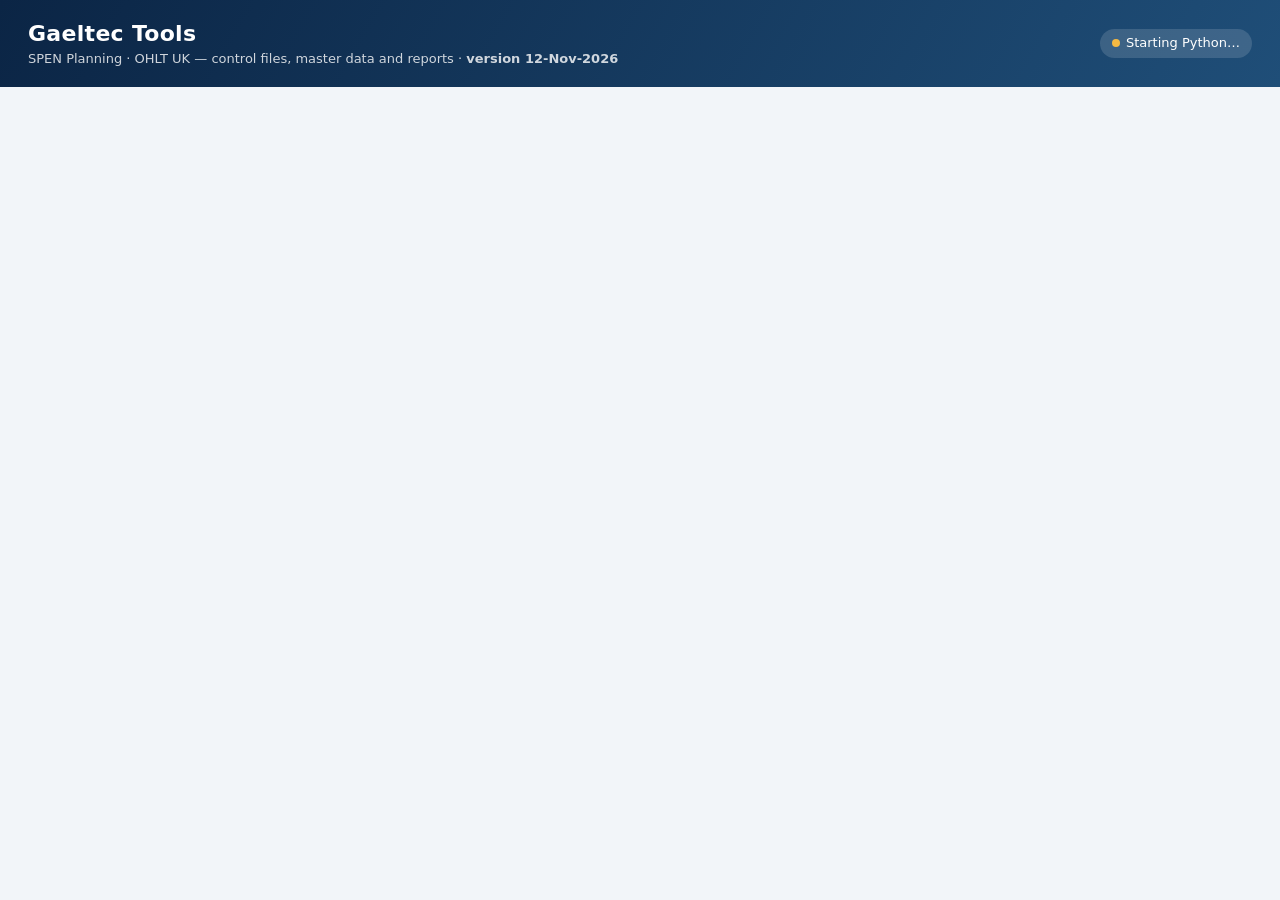
<file: page_template.html>
<!DOCTYPE html>
<html lang="en">
<head>
<meta charset="utf-8">
<meta name="viewport" content="width=device-width, initial-scale=1">
<title>Gaeltec Tools</title>
<!-- BUILT FILE - edit page_template.html / the .py files, then run build_page.py -->
<style>
:root{
  --navy:#0B2545; --blue:#1F4E78; --sky:#00A6D6; --sky-soft:#E3F6FC;
  --bg:#F2F5F9; --card:#FFFFFF; --ink:#16213A; --muted:#5B6B82; --line:#DCE3EC;
  --ok:#1E8E5A; --ok-soft:#E3F5EC; --warn:#B7791F; --err:#C0392B; --err-soft:#FBEAEA;
  --shadow:0 1px 2px rgba(16,33,58,.06),0 4px 16px rgba(16,33,58,.06);
  --radius:14px;
}
:root[data-theme=dark]{--bg:#0D1524;--card:#152036;--ink:#E6ECF5;--muted:#9AA9BF;--line:#26344F;
        --sky-soft:#0F3346;--ok-soft:#10301F;--err-soft:#3A1717;--shadow:0 1px 2px rgba(0,0,0,.3),0 4px 16px rgba(0,0,0,.25);color-scheme:dark}
@media (prefers-color-scheme: dark){
  :root:not([data-theme=light]){--bg:#0D1524;--card:#152036;--ink:#E6ECF5;--muted:#9AA9BF;--line:#26344F;
        --sky-soft:#0F3346;--ok-soft:#10301F;--err-soft:#3A1717;--shadow:0 1px 2px rgba(0,0,0,.3),0 4px 16px rgba(0,0,0,.25);color-scheme:dark}
}
*{box-sizing:border-box}
html,body{margin:0}
body{background:var(--bg);color:var(--ink);font:15px/1.45 "Segoe UI",system-ui,-apple-system,Roboto,Arial,sans-serif}
button,input,select{font:inherit;color:inherit}
a{color:var(--sky)}

/* ---------- header ---------- */
header{background:linear-gradient(120deg,var(--navy),var(--blue));color:#fff;padding:18px 28px;display:flex;align-items:center;gap:16px}
header img{height:46px;background:#fff;border-radius:8px;padding:4px 8px}
.hlogo:not(.has){display:none}
.hlogo img{display:block}
header .brand h1{margin:0;font-size:22px;letter-spacing:.3px}
header .brand p{margin:0;opacity:.8;font-size:13px}
header .spacer{flex:1}
.pill{display:inline-flex;align-items:center;gap:6px;padding:5px 12px;border-radius:99px;font-size:13px;background:rgba(255,255,255,.14)}
.dot{width:8px;height:8px;border-radius:50%;background:#aaa}
.dot.on{background:#3DDC84}.dot.off{background:#FF6B6B}

main{max-width:1180px;margin:0 auto;padding:26px 20px 60px}

/* ---------- home grid ---------- */
.intro{color:var(--muted);margin:0 0 18px}
.flow{display:flex;flex-wrap:wrap;gap:8px;align-items:center;margin:0 0 22px;color:var(--muted);font-size:13px}
.flow span.step{background:var(--card);border:1px solid var(--line);padding:4px 10px;border-radius:99px}
.grid{display:grid;grid-template-columns:repeat(auto-fill,minmax(290px,1fr));gap:18px}
.tile{background:var(--card);border:1px solid var(--line);border-radius:var(--radius);box-shadow:var(--shadow);padding:22px;text-align:left;cursor:pointer;transition:transform .12s,box-shadow .12s,border-color .12s;display:flex;flex-direction:column;gap:10px}
.tile:hover{transform:translateY(-3px);border-color:var(--sky);box-shadow:0 8px 28px rgba(0,120,180,.15)}
.tile .ico{width:54px;height:54px;border-radius:14px;display:grid;place-items:center;color:#fff}
.tile h3{margin:4px 0 0;font-size:18px}
.tile p{margin:0;color:var(--muted);font-size:14px;flex:1}
.tile .tag{align-self:flex-start;font-size:12px;font-weight:600;color:var(--blue);background:var(--sky-soft);padding:3px 10px;border-radius:99px}
:root[data-theme=dark] .tile .tag{color:#7FD3F0}
@media (prefers-color-scheme: dark){:root:not([data-theme=light]) .tile .tag{color:#7FD3F0}}
.tile .go{display:flex;align-items:center;gap:6px;font-weight:600;color:var(--sky)}
.c1{background:linear-gradient(135deg,#1F4E78,#2E86C1)}.c2{background:linear-gradient(135deg,#0E7C86,#1ABC9C)}
.c3{background:linear-gradient(135deg,#6C3FB5,#9B59B6)}.c4{background:linear-gradient(135deg,#C0762B,#E6A23C)}
.c5{background:linear-gradient(135deg,#B03A48,#E4606D)}
.c6{background:linear-gradient(135deg,#1E6B52,#3DAA6E)}
.c7{background:linear-gradient(135deg,#7A3E9D,#B26BD6)}

/* ---------- tool page ---------- */
.toolhead{display:flex;align-items:center;gap:14px;margin-bottom:18px}
.toolhead .ico{width:48px;height:48px;border-radius:12px;display:grid;place-items:center;color:#fff;flex:none}
.toolhead h2{margin:0;font-size:22px}
.toolhead p{margin:2px 0 0;color:var(--muted);font-size:14px}
.back{margin-right:4px}
.box{background:var(--card);border:1px solid var(--line);border-radius:var(--radius);box-shadow:var(--shadow);padding:18px 20px;margin-bottom:16px}
.box h4{margin:0 0 12px;font-size:15px;display:flex;align-items:center;gap:10px}
.num{width:26px;height:26px;border-radius:50%;background:var(--blue);color:#fff;display:grid;place-items:center;font-size:13px;font-weight:700;flex:none}
.hint{color:var(--muted);font-size:13px;margin:-4px 0 12px}
.row{display:flex;flex-wrap:wrap;gap:12px;align-items:flex-end}
.field{display:flex;flex-direction:column;gap:5px;min-width:0}
.field label{font-size:13px;font-weight:600;color:var(--muted)}
.grow{flex:1 1 280px}
input[type=text],input[type=date],input[type=number],input[type=password],select{border:1px solid var(--line);background:var(--card);border-radius:9px;padding:8px 11px;min-width:0}
input:focus,select:focus,button:focus-visible{outline:2px solid var(--sky);outline-offset:1px}

.btn{display:inline-flex;align-items:center;gap:8px;border:1px solid var(--line);background:var(--card);border-radius:10px;padding:8px 14px;cursor:pointer;font-weight:600;white-space:nowrap}
.btn:hover{border-color:var(--sky)}
.btn.primary{background:var(--blue);border-color:var(--blue);color:#fff}
.btn.primary:hover{background:#17405f}
.btn.big{padding:12px 22px;font-size:16px;border-radius:12px}
.btn.ghost{background:transparent}
.btn.sm{padding:5px 10px;font-size:13px;border-radius:8px}
.btn:disabled{opacity:.5;cursor:not-allowed}
.btn svg{width:18px;height:18px;flex:none}

.picked{display:flex;align-items:center;gap:10px;border:1px dashed var(--line);border-radius:10px;padding:8px 10px;min-height:42px;background:var(--bg)}
.picked .txt{flex:1;min-width:0;overflow:hidden;text-overflow:ellipsis;white-space:nowrap;font-size:14px}
.picked .txt.none{color:var(--muted);font-style:italic;flex:1}
.chips{display:flex;flex-wrap:wrap;gap:6px;flex:1;min-width:0}
.chip{display:inline-flex;align-items:center;gap:6px;background:var(--sky-soft);border-radius:8px;padding:3px 8px;font-size:13px;max-width:100%}
.chip span{overflow:hidden;text-overflow:ellipsis;white-space:nowrap}
.chip button{border:0;background:none;cursor:pointer;padding:0 2px;color:var(--muted);font-size:15px;line-height:1}
.status{font-size:14px;color:var(--muted)}
.status.ok{color:var(--ok)}.status.err{color:var(--err)}

/* ---------- run / log ---------- */
.runbar{display:flex;align-items:center;gap:14px;flex-wrap:wrap}
.progress{height:6px;border-radius:99px;background:var(--line);overflow:hidden;flex:1 1 200px;display:none}
.progress.on{display:block}
.progress i{display:block;height:100%;width:35%;background:var(--sky);border-radius:99px;animation:slide 1.2s infinite ease-in-out}
@keyframes slide{0%{margin-left:-35%}100%{margin-left:100%}}
.log{margin-top:12px;background:#0E1A2B;color:#CFE3F7;border-radius:10px;padding:12px 14px;font:12.5px/1.5 Consolas,"Cascadia Mono",monospace;max-height:280px;overflow:auto;white-space:pre-wrap;display:none}
.log.on{display:block}
.outputs{display:flex;flex-direction:column;gap:8px;margin-top:12px}
.out{display:flex;align-items:center;gap:10px;background:var(--ok-soft);border-radius:10px;padding:9px 12px}
.out .txt{flex:1;min-width:0}
.out b{display:block}.out small{color:var(--muted);word-break:break-all}
.errbox{background:var(--err-soft);color:var(--err);border-radius:10px;padding:10px 12px;margin-top:12px;white-space:pre-wrap;display:none}
.errbox.on{display:block}

/* ---------- tabs ---------- */
.tabs{display:flex;gap:6px;margin-bottom:14px;flex-wrap:wrap}
.tab{border:1px solid var(--line);background:var(--card);padding:9px 16px;border-radius:10px;cursor:pointer;font-weight:600;display:flex;gap:8px;align-items:center}
.tab.on{background:var(--blue);border-color:var(--blue);color:#fff}
.tab .num{background:var(--sky-soft);color:var(--blue)}
.tab.on .num{background:#fff}

/* ---------- WI list filter (search + click to toggle) ---------- */
.lfilters{display:grid;grid-template-columns:repeat(auto-fill,minmax(190px,1fr));gap:12px}
.lf{border:1px solid var(--line);border-radius:10px;padding:10px;display:flex;flex-direction:column;gap:6px;background:var(--bg)}
.lf .hd{display:flex;align-items:center;gap:6px;font-weight:700;font-size:13px}
.lf .hd .cnt{color:var(--sky);font-weight:600}
.lf input{padding:6px 9px;font-size:13px}
.lf ul{list-style:none;margin:0;padding:0;height:170px;overflow:auto;background:var(--card);border:1px solid var(--line);border-radius:8px}
.lf li{padding:4px 8px;font-size:13px;cursor:pointer;user-select:none;border-bottom:1px solid var(--line);overflow:hidden;text-overflow:ellipsis;white-space:nowrap}
.lf li:hover{background:var(--sky-soft)}
.lf li.sel{background:var(--blue);color:#fff}
.lf .btns{display:flex;gap:6px}
.lfrow{display:grid;grid-template-columns:repeat(3,minmax(0,1fr));gap:12px}
@media (max-width:800px){.lfrow{grid-template-columns:1fr}}
label.ck{display:inline-flex;gap:8px;align-items:center;font-size:13.5px;cursor:pointer}
label.ck input{width:16px;height:16px}

/* ---------- Materials combobox (tick list + custom value) ---------- */
.mfilters{display:flex;flex-wrap:wrap;gap:14px;align-items:flex-end}
.mfilters.datesrow{margin-top:16px;padding-top:14px;border-top:1px dashed var(--line)}
label.fic{display:flex;align-items:center;gap:7px;font-size:13.5px !important;font-weight:700 !important;color:var(--ink) !important;text-transform:none !important;letter-spacing:0 !important}
label.fic svg{width:17px;height:17px;color:var(--sky)}
.presets{display:flex;gap:6px;flex-wrap:wrap;align-items:center;padding-bottom:2px}
.presets .btn.on{background:var(--sky-soft);border-color:var(--sky);color:var(--navy)}
.wk{overflow:visible}
.wk table{width:100%;border-collapse:separate;border-spacing:0 6px;font-size:13.5px}
.wk th{background:none !important;position:static !important;text-align:left;font-size:12.5px;color:var(--muted);font-weight:700;padding:0 8px;white-space:nowrap}
.wk th svg{width:15px;height:15px;vertical-align:-3px;margin-right:5px;color:var(--sky)}
.wk td{background:var(--bg);padding:6px 8px;vertical-align:middle}
.wk td:first-child{border-radius:10px 0 0 10px;width:28px}
.wk td:last-child{border-radius:0 10px 10px 0}
.wk td.nm{font-weight:700;color:var(--navy);white-space:nowrap}
.wk tr.off td{opacity:.45}
.wk .msc{margin:0}
.wk input[type=checkbox]{width:17px;height:17px}
.wk select,.wk input[type=date]{padding:6px 8px}
.msc{position:relative}
.msc>button{min-width:170px;justify-content:space-between}
.msc>button .v{overflow:hidden;text-overflow:ellipsis;max-width:190px}
.pop{position:absolute;z-index:40;top:calc(100% + 6px);left:0;width:290px;background:var(--card);border:1px solid var(--line);border-radius:12px;box-shadow:0 12px 34px rgba(0,0,0,.2);padding:10px;display:flex;flex-direction:column;gap:8px}
.pop .list{max-height:230px;overflow:auto;border:1px solid var(--line);border-radius:8px;padding:4px 6px}
.pop label{display:flex;gap:8px;align-items:center;font-size:13px;padding:3px 2px;cursor:pointer}
.pop .add{display:flex;gap:6px}.pop .add input{flex:1;padding:6px 9px}
.pop .acts{display:flex;gap:6px;justify-content:flex-end}

/* ---------- tables ---------- */
.tablewrap{overflow:auto;max-height:360px;border:1px solid var(--line);border-radius:10px}
table{border-collapse:collapse;width:100%;font-size:13px}
th{position:sticky;top:0;background:var(--blue);color:#fff;text-align:left;padding:7px 9px;white-space:nowrap}
td{padding:6px 9px;border-bottom:1px solid var(--line);white-space:nowrap;max-width:320px;overflow:hidden;text-overflow:ellipsis}
tr:nth-child(even) td{background:var(--bg)}

/* ---------- TP pairs ---------- */
.pair{border:1px solid var(--line);border-radius:12px;padding:12px 14px;margin-bottom:10px}
.pair .meta{font-size:12px;color:var(--muted);margin-bottom:6px}
.pair .ln{font-size:14px;margin:2px 0}
.pair .diff{font:12.5px Consolas,monospace;background:var(--bg);padding:6px 8px;border-radius:8px;margin:6px 0;word-break:break-word}
.seg{display:inline-flex;border:1px solid var(--line);border-radius:10px;overflow:hidden}
.seg label{padding:6px 12px;cursor:pointer;font-size:13px;font-weight:600;border-right:1px solid var(--line)}
.seg label:last-child{border-right:0}
.seg input{display:none}
.seg input:checked+span{color:#fff}
.seg label:has(input:checked){background:var(--blue);color:#fff}

/* ---------- file browser modal ---------- */
.modal-bg{position:fixed;inset:0;background:rgba(8,18,35,.55);z-index:100;display:none;align-items:center;justify-content:center;padding:16px}
.modal-bg.on{display:flex}
.modal{background:var(--card);border-radius:16px;width:min(960px,100%);height:min(640px,100%);display:flex;flex-direction:column;overflow:hidden;box-shadow:0 20px 60px rgba(0,0,0,.35)}
.modal .mh{padding:14px 18px;border-bottom:1px solid var(--line);display:flex;align-items:center;gap:10px}
.modal .mh h3{margin:0;font-size:17px;flex:1}
.modal .mb{flex:1;display:flex;min-height:0}
.roots{width:220px;border-right:1px solid var(--line);padding:10px;overflow:auto;flex:none}
.roots button{width:100%;text-align:left;border:0;background:none;padding:9px 10px;border-radius:9px;cursor:pointer;display:flex;gap:8px;align-items:center;font-size:14px}
.roots button:hover{background:var(--sky-soft)}
.roots button.on{background:var(--blue);color:#fff}
.roots button small{display:block;opacity:.7;font-size:11px}
.pane{flex:1;display:flex;flex-direction:column;min-width:0}
.crumbs{padding:10px 14px;display:flex;gap:8px;align-items:center;border-bottom:1px solid var(--line);flex-wrap:wrap}
.crumbs .path{flex:1;min-width:120px;font-size:13px;color:var(--muted);overflow:hidden;text-overflow:ellipsis;white-space:nowrap;direction:rtl;text-align:left}
.files{flex:1;overflow:auto}
.frow{display:flex;align-items:center;gap:10px;padding:8px 14px;border-bottom:1px solid var(--line);cursor:pointer;font-size:14px}
.frow:hover{background:var(--sky-soft)}
.frow.sel{background:var(--blue);color:#fff}
.frow .nm{flex:1;min-width:0;overflow:hidden;text-overflow:ellipsis;white-space:nowrap}
.frow .dt{color:var(--muted);font-size:12px;width:130px;text-align:right}
.frow.sel .dt{color:#dbe8f5}
.frow svg{width:18px;height:18px;flex:none}
.empty{padding:30px;text-align:center;color:var(--muted)}
.modal .mf{padding:12px 18px;border-top:1px solid var(--line);display:flex;gap:10px;align-items:center;flex-wrap:wrap}
.modal .mf .sum{flex:1;font-size:13px;color:var(--muted);min-width:150px}
@media (max-width:560px){#srv span:last-child{display:none}}
@media (max-width:700px){.roots{width:130px}.frow .dt{display:none}header{padding:14px 16px}main{padding:18px 16px 50px}}
.hidden{display:none!important}
/* ---------- home: shared files ---------- */
.shared{background:var(--card);border:1px solid var(--line);border-radius:var(--radius);box-shadow:var(--shadow);padding:18px 20px;margin:0 0 26px}
.shared .sh{display:flex;gap:14px;align-items:flex-start;margin-bottom:14px}
.shared .sh .ico{width:42px;height:42px;border-radius:12px;display:grid;place-items:center;color:#fff;flex:none}
.shared h3{margin:2px 0 2px;font-size:17px}
.shared p{margin:0;color:var(--muted);font-size:13.5px}
.shared .sgrid{display:grid;grid-template-columns:repeat(auto-fill,minmax(250px,1fr));gap:10px}
.shared .slot{max-width:none;min-width:0;box-shadow:none;background:var(--bg)}
.shared .slot.has{background:var(--card)}
/* ---------- "still using?" prompt ---------- */
.idle-card{background:var(--card);border-radius:16px;width:min(460px,100%);padding:22px 24px;box-shadow:0 20px 60px rgba(0,0,0,.35);text-align:center}
.idle-card .iico{width:46px;height:46px;border-radius:13px;display:inline-grid;place-items:center;color:#fff}
.idle-card h3{margin:8px 0 6px;font-size:19px}
.idle-card p{margin:0 0 10px;color:var(--muted);font-size:14px}
.idle-card .cd{font-size:34px;font-weight:700;font-variant-numeric:tabular-nums;margin:4px 0 14px}
.idle-card .row{justify-content:center}
.toast{position:fixed;left:50%;bottom:22px;transform:translateX(-50%);background:var(--ink);color:var(--card);padding:10px 16px;border-radius:10px;font-size:14px;z-index:120;box-shadow:var(--shadow);max-width:min(560px,calc(100% - 32px))}
h2.section{margin:34px 0 4px;font-size:20px}
.dstat[data-state=running]{color:var(--ok);background:var(--ok-soft)}
.dstat[data-state=failed]{color:var(--err);background:var(--err-soft)}
.dstat[data-state=starting]{color:var(--warn)}
.toolhead .dstat{white-space:nowrap;font-size:12px;font-weight:600;padding:4px 10px;border-radius:99px;background:var(--sky-soft)}
.dashframe{background:var(--card);border:1px solid var(--line);border-radius:var(--radius);box-shadow:var(--shadow);overflow:hidden}
.dashframe iframe{display:block;width:100%;height:calc(100vh - 210px);min-height:640px;border:0;background:#fff}
@media (max-width:700px){.toolhead{flex-wrap:wrap}}

/* ---------- drop zones ---------- */
.dz{display:flex;align-items:center;gap:14px;border:2px dashed var(--line);border-radius:12px;padding:14px 16px;background:var(--bg);cursor:pointer;transition:border-color .12s,background .12s}
.dz:hover,.dz:focus-visible{border-color:var(--sky);outline:none}
.dz.over{border-color:var(--sky);background:var(--sky-soft)}
.dz.has{border-style:solid;border-color:var(--sky)}
.dz.busy{opacity:.6;pointer-events:none}
.dz .dzi{width:40px;height:40px;border-radius:10px;background:var(--sky-soft);color:var(--blue);display:grid;place-items:center;flex:none}
.dz .dzi svg{width:22px;height:22px}
.dz .dzt{display:flex;flex-direction:column;gap:2px;font-size:14px;min-width:0}
.dz .dzt small{color:var(--muted);font-size:12px}
.dz .dzt u{color:var(--sky);text-decoration:none;font-weight:600}
.dzc{margin-top:8px}
.chip small{color:var(--muted);font-size:11px}
.dot.busy{background:#F5B942;animation:pulse 1.2s infinite}
@keyframes pulse{50%{opacity:.35}}
h2.section{margin:34px 0 4px;font-size:20px}
.dstat[data-state=running]{color:var(--ok)!important;background:var(--ok-soft)!important}
.dstat[data-state=stopped]{color:var(--muted)!important}
.toolhead .dstat{white-space:nowrap;font-size:12px;font-weight:600;padding:4px 10px;border-radius:99px;background:var(--sky-soft)}
.dashframe{background:var(--card);border:1px solid var(--line);border-radius:var(--radius);box-shadow:var(--shadow);overflow:hidden}
.dashframe iframe{display:block;width:100%;height:calc(100vh - 210px);min-height:640px;border:0;background:#fff}
code{font-family:Consolas,monospace;background:var(--bg);padding:1px 5px;border-radius:5px}
@media (max-width:700px){.toolhead{flex-wrap:wrap}}
.lgroups{display:grid;grid-template-columns:repeat(auto-fit,minmax(320px,1fr));gap:18px}
.lgroup{background:var(--card);border:1px solid var(--line);border-radius:var(--radius);box-shadow:var(--shadow);padding:16px 18px}
.lgroup h3{margin:0 0 12px;font-size:15px;display:flex;align-items:center;gap:8px;color:var(--muted);text-transform:uppercase;letter-spacing:.05em}
.lgroup h3 svg{width:18px;height:18px}
.lgrid{display:grid;grid-template-columns:repeat(auto-fill,minmax(200px,1fr));gap:10px}
.lcard{display:flex;align-items:center;gap:12px;border:1px solid var(--line);border-radius:12px;padding:10px 12px;text-decoration:none;color:var(--ink);background:var(--bg);transition:border-color .12s,transform .12s}
.lcard:hover{border-color:var(--sky);transform:translateY(-2px)}
.lcard .li{width:38px;height:38px;border-radius:10px;background:var(--sky-soft);color:var(--blue);display:grid;place-items:center;flex:none}
.lcard .li svg{width:20px;height:20px}
.lcard .lt{flex:1;min-width:0;display:flex;flex-direction:column}
.lcard .lt b{font-size:14.5px}
.lcard .lt small{color:var(--muted);font-size:12px;overflow:hidden;text-overflow:ellipsis;white-space:nowrap}
.lcard > svg{width:16px;height:16px;color:var(--muted);flex:none}
/* ---------- Guide (side panel) ---------- */
.gbtn{gap:6px}.gbtn svg{width:16px;height:16px}
header .gbtn{background:rgba(255,255,255,.14);border-color:rgba(255,255,255,.28);color:#fff}
header .gbtn:hover{background:rgba(255,255,255,.24);border-color:rgba(255,255,255,.55)}
.gd-bg{position:fixed;inset:0;z-index:150;background:rgba(8,18,35,0);transition:background .18s}
.gd-bg.on{background:rgba(8,18,35,.35)}
.gd{position:absolute;top:0;right:0;bottom:0;width:min(460px,100%);background:var(--card);color:var(--ink);box-shadow:-12px 0 40px rgba(0,0,0,.25);display:flex;flex-direction:column;transform:translateX(100%);transition:transform .2s ease-out}
.gd-bg.on .gd{transform:none}
@media (prefers-reduced-motion: reduce){.gd,.gd-bg{transition:none}}
.gd-top{display:flex;gap:8px;align-items:center;padding:12px 14px;border-bottom:1px solid var(--line)}
.gd-pick{flex:1;min-width:0}
.gd-x{padding:6px 8px}.gd-x svg{width:16px;height:16px}
.gd-body{flex:1;overflow:auto;padding:18px 20px 32px}
.gd-head{display:flex;gap:14px;align-items:center}
.gd-head .ico{width:48px;height:48px;border-radius:13px;display:grid;place-items:center;color:#fff;flex:none}
.gd-head h2{margin:0;font-size:19px}.gd-head p{margin:2px 0 0;color:var(--muted);font-size:13.5px}
.gd-sec{margin-top:20px}
.gd-sec h3{margin:0 0 9px;font-size:11.5px;font-weight:700;color:var(--muted);text-transform:uppercase;letter-spacing:.06em}
.gd-need{display:flex;flex-wrap:wrap;gap:8px}
.gd-file,.gd-tab{display:flex;gap:10px;align-items:center;border:1px solid var(--line);border-radius:10px;padding:7px 10px;background:var(--bg);min-width:0}
.gd-file{flex:1 1 180px}
.gd-file b,.gd-tab b{display:block;font-size:13.5px}
.gd-file small,.gd-tab small{display:block;color:var(--muted);font-size:12px;line-height:1.35}
.gd .gi{width:30px;height:30px;border-radius:8px;background:var(--sky-soft);color:var(--blue);display:grid;place-items:center;flex:none}
:root[data-theme=dark] .gd .gi{color:#7FD3F0}
@media (prefers-color-scheme: dark){:root:not([data-theme=light]) .gd .gi{color:#7FD3F0}}
.gd-steps{list-style:none;margin:0;padding:0}
.gd-steps li{display:flex;gap:12px;position:relative;padding-bottom:14px}
.gd-steps li:not(:last-child)::before{content:"";position:absolute;left:13px;top:30px;bottom:2px;width:2px;background:var(--line)}
.gd .gn{width:28px;height:28px;border-radius:50%;background:var(--blue);color:#fff;display:grid;place-items:center;font-weight:700;font-size:13px;flex:none}
.gd .gt b{display:flex;gap:6px;align-items:center;font-size:14px;margin-top:4px}
.gd .gsi{color:var(--sky);display:inline-flex}
.gd .gt p{margin:2px 0 0;color:var(--muted);font-size:13px;line-height:1.4}
.gd-result{display:flex;gap:10px;align-items:center;background:var(--ok-soft);border-radius:10px;padding:9px 12px;font-size:13.5px;font-weight:600}
.gd .gd-result .gi{background:var(--ok);color:#fff}
.gd-flow{display:flex;flex-wrap:wrap;gap:6px;align-items:center}
.gd-flow .gc{background:var(--bg);border:1px solid var(--line);border-radius:99px;padding:4px 10px;font-size:12.5px}
.gd-flow .ga{color:var(--muted);display:inline-flex}
.gd-tabs{display:flex;flex-direction:column;gap:7px}
.gd-dates{display:flex;flex-direction:column;gap:7px}
.gd-dates div{display:grid;grid-template-columns:10px 132px 1fr;gap:9px;align-items:baseline;font-size:13px}
.gd-dates i{width:10px;height:10px;border-radius:3px;align-self:center}
.gd-dates span{color:var(--muted)}
.gd-tips{list-style:none;margin:0;padding:0;display:flex;flex-direction:column;gap:8px}
.gd-tips li{display:flex;gap:8px;font-size:13px;line-height:1.4}
.gd-tips svg{color:var(--ok);flex:none;margin-top:2px}
@media (max-width:560px){header .gbtn span{display:none}}
/*__DASH_CSS__*/

.mailbox{border:1px solid var(--line,#dde3ea);border-radius:12px;padding:14px;background:var(--card,#fff)}
.mailbox .mrow{display:flex;gap:10px;align-items:center;margin-bottom:8px}
.mailbox .mrow label{width:62px;font-weight:600;font-size:13px;color:var(--muted,#55606e)}
.mailbox .mrow input{flex:1}
.mailbox .mbody{border:1px solid var(--line,#dde3ea);border-radius:8px;padding:14px 16px;min-height:220px;max-height:520px;overflow:auto;background:#fff;color:#000;font-family:Calibri,Arial,sans-serif;font-size:11pt;line-height:1.35}
.mailbox .mbody:focus{outline:2px solid var(--accent,#0d7d78);outline-offset:-1px}

.gtabs{display:grid;grid-template-columns:repeat(3,1fr);gap:10px;margin:18px 0 6px}
.gtab{display:flex;gap:12px;align-items:center;text-align:left;padding:12px 14px;border-radius:12px;border:1px solid var(--line,#dde3ea);background:var(--card,#fff);cursor:pointer;color:inherit;font:inherit;transition:border-color .15s,box-shadow .15s,background .15s}
.gtab:hover{border-color:var(--accent,#0d7d78)}
.gtab .gi{flex:none;width:40px;height:40px;border-radius:10px;display:grid;place-items:center;background:rgba(13,125,120,.1);color:var(--accent,#0d7d78)}
.gtab .gi svg{width:22px;height:22px}
.gtab .gl{display:flex;flex-direction:column;gap:2px;line-height:1.25}
.gtab .gl b{font-size:14px}
.witabs{margin:0 0 18px}
.witabs .gtab{padding:14px 16px}
.witabs .gtab .gl b{font-size:15.5px}
.gtab .gl small{font-size:12px;opacity:.65}
.gtab.on{border-color:var(--accent,#0d7d78);box-shadow:0 0 0 2px var(--accent,#0d7d78) inset;background:rgba(13,125,120,.05)}
.gtab.on .gi{background:var(--accent,#0d7d78);color:#fff}
@media (max-width:900px){.gtabs{grid-template-columns:1fr}}
</style>
</head>
<body>
<header>
  <span class="hlogo" data-img="GaeltecImage"></span>
  <div class="brand">
    <h1>Gaeltec Tools</h1>
    <p>SPEN Planning · OHLT UK — control files, master data and reports · <b>version 12-Nov-2026</b></p>
  </div>
  <div class="spacer"></div>
  <span class="hlogo" data-img="SPEN"></span>
  <span class="pill pystat" id="srv"><span class="dot busy"></span><span>Starting Python…</span></span>
</header>
<main id="app"></main>

<script type="text/plain" id="worker-src">
/*__WORKER_JS__*/
</script>
<script>
const PY_SOURCES = /*__PY_SOURCES__*/;
const PYLIBS_B64 = "/*__PYLIBS_B64__*/";
</script>
<script>
/* ======================================================================
   Helpers
   ====================================================================== */
const Q = new URLSearchParams(location.search);
const store = {
  get(k, d){ try{ const v = localStorage.getItem("gt_"+k); return v===null? d : JSON.parse(v);}catch(e){return d;} },
  set(k, v){ try{ localStorage.setItem("gt_"+k, JSON.stringify(v)); }catch(e){} }
};
const esc = s => String(s ?? "").replace(/[&<>"']/g, c => ({"&":"&amp;","<":"&lt;",">":"&gt;",'"':"&quot;","'":"&#39;"}[c]));
const $ = (sel, el=document) => el.querySelector(sel);
const h = (html) => { const t = document.createElement("template"); t.innerHTML = html.trim(); return t.content.firstElementChild; };
const extOf = n => { const i = String(n).lastIndexOf("."); return i >= 0 ? n.slice(i).toLowerCase() : ""; };
const fmtSize = b => b > 1e6 ? (b/1e6).toFixed(1) + " MB" : Math.max(1, Math.round(b/1e3)) + " KB";

/* Where Python comes from. Pyodide 0.29.5 = Python 3.13 with pandas 2.3.3,
   pyarrow, lxml and PyMuPDF - the same generation the scripts run on. */
const PYODIDE_URL = (Q.get("pyodide") || "https://cdn.jsdelivr.net/pyodide/v0.29.5/full/").replace(/\/?$/, "/");
const NETWORK_ROOT = "\\\\gaeltec-gl\\Gaeltec_Network\\62.OHLT.UK\\03.SPEN\\21.Planning\\1 - Outages Programme";

/* ======================================================================
   Python runtime (web worker)
   ====================================================================== */
const PY = (() => {
  let worker = null, seq = 0, readyP = null, isReady = false, lastStatus = "";
  const pend = new Map(), statusCbs = [], mounted = new Set();
  const setStatus = (t, state) => { lastStatus = t; statusCbs.forEach(cb => cb(t, state)); };
  function send(type, payload, onLog){
    const id = ++seq;
    return new Promise((res, rej) => { pend.set(id, {res, rej, onLog}); worker.postMessage({type, id, ...payload}); });
  }
  function start(){
    if (worker) return readyP;
    const src = document.getElementById("worker-src").textContent;
    worker = new Worker(URL.createObjectURL(new Blob([src], {type: "text/javascript"})));
    worker.onmessage = (e) => {
      const m = e.data;
      if (m.type === "status"){ if (m.ready){ isReady = true; setStatus("Python ready", "on"); } else setStatus(m.text, "busy"); return; }
      const p = pend.get(m.id); if (!p) return;
      if (m.type === "log") p.onLog && p.onLog(m.text);
      else if (m.type === "done"){ pend.delete(m.id); p.res(m); }
      else if (m.type === "error"){ pend.delete(m.id); p.rej(new Error(m.error)); }
    };
    worker.onerror = (e) => setStatus("Python failed to start: " + (e.message || "worker error"), "off");
    readyP = send("init", {indexURL: PYODIDE_URL, sources: PY_SOURCES, libzip: PYLIBS_B64})
      .catch(e => {
        const msg = /fetch|network|importScripts|Failed to load/i.test(e.message)
          ? "Couldn't download Python from cdn.jsdelivr.net – check the internet connection / that the site isn't blocked."
          : e.message;
        setStatus(msg, "off"); readyP = null; worker.terminate(); worker = null;
        throw new Error(msg);
      });
    return readyP;
  }
  return {
    start, onStatus(cb){ statusCbs.push(cb); if (lastStatus) cb(lastStatus, isReady ? "on" : "busy"); },
    get ready(){ return isReady; },
    async mount(items, opts = {}){ await start(); const dir = (await send("mount", {items})).dir; if (!opts.system) mounted.add(dir); return dir; },
    async unmount(dir){ mounted.delete(dir); if (worker && dir) await send("unmount", {dir}).catch(() => {}); },
    async call(fn, kwargs, opts = {}){
      await start();
      return send("call", {fn, kwargs: JSON.stringify(kwargs || {}), needs: opts.needs || []}, opts.onLog);
    },
    /* files currently handed to Python (dropped on any tool or dashboard) */
    get hasFiles(){ return mounted.size > 0; },
    get busy(){ return pend.size > 0; },
    /* forget everything: stop Python (its memory, files and results go with it)
       and start a fresh one in the background */
    reset(){
      if (worker){ worker.terminate(); worker = null; }
      readyP = null; isReady = false; mounted.clear();
      pend.forEach(p => p.rej(new Error("Stopped - the uploaded files were cleared.")));
      pend.clear();
      setStatus("Restarting Python…", "busy");
      setTimeout(() => start().catch(() => {}), 300);
    },
  };
})();
const NEED_PARQUET = ["pyarrow"];
const NEED_OUTPUTS = ["pyarrow", "pillow"];   // Pillow places the logos in the workbook
const NEED_WI = ["pyarrow", "pymupdf", "lxml"];

/* ======================================================================
   Icons & small building blocks (same as before)
   ====================================================================== */
const I = {
  layers:'<svg viewBox="0 0 24 24" fill="none" stroke="currentColor" stroke-width="2" stroke-linecap="round" stroke-linejoin="round"><path d="M12 2 2 7l10 5 10-5-10-5z"/><path d="m2 17 10 5 10-5"/><path d="m2 12 10 5 10-5"/></svg>',
  db:'<svg viewBox="0 0 24 24" fill="none" stroke="currentColor" stroke-width="2" stroke-linecap="round"><ellipse cx="12" cy="5" rx="9" ry="3"/><path d="M3 5v14c0 1.7 4 3 9 3s9-1.3 9-3V5"/><path d="M3 12c0 1.7 4 3 9 3s9-1.3 9-3"/></svg>',
  target:'<svg viewBox="0 0 24 24" fill="none" stroke="currentColor" stroke-width="2" stroke-linecap="round" stroke-linejoin="round"><path d="M14 3H6a2 2 0 0 0-2 2v14a2 2 0 0 0 2 2h12a2 2 0 0 0 2-2V9z"/><path d="M14 3v6h6"/><path d="M8 15h6"/><path d="m11 12 3 3-3 3"/></svg>',
  chart:'<svg viewBox="0 0 24 24" fill="none" stroke="currentColor" stroke-width="2" stroke-linecap="round"><rect x="3" y="3" width="18" height="18" rx="2"/><path d="M8 17v-5"/><path d="M12 17V8"/><path d="M16 17v-3"/></svg>',
  map:'<svg viewBox="0 0 24 24" fill="none" stroke="currentColor" stroke-width="2" stroke-linecap="round" stroke-linejoin="round"><path d="m3 6 6-3 6 3 6-3v15l-6 3-6-3-6 3z"/><path d="M9 3v15"/><path d="M15 6v15"/></svg>',
  folder:'<svg viewBox="0 0 24 24" fill="none" stroke="currentColor" stroke-width="2" stroke-linejoin="round"><path d="M3 7a2 2 0 0 1 2-2h4l2 2h8a2 2 0 0 1 2 2v8a2 2 0 0 1-2 2H5a2 2 0 0 1-2-2z"/></svg>',
  file:'<svg viewBox="0 0 24 24" fill="none" stroke="currentColor" stroke-width="2" stroke-linejoin="round"><path d="M14 3H6a2 2 0 0 0-2 2v14a2 2 0 0 0 2 2h12a2 2 0 0 0 2-2V9z"/><path d="M14 3v6h6"/></svg>',
  play:'<svg viewBox="0 0 24 24" fill="currentColor"><path d="M7 4v16l13-8z"/></svg>',
  down:'<svg viewBox="0 0 24 24" fill="none" stroke="currentColor" stroke-width="2" stroke-linecap="round"><path d="M12 3v12"/><path d="m7 10 5 5 5-5"/><path d="M5 21h14"/></svg>',
  back:'<svg viewBox="0 0 24 24" fill="none" stroke="currentColor" stroke-width="2" stroke-linecap="round"><path d="M15 18 9 12l6-6"/></svg>',
  arrow:'<svg viewBox="0 0 24 24" width="16" height="16" fill="none" stroke="currentColor" stroke-width="2.4" stroke-linecap="round"><path d="M5 12h14"/><path d="m13 6 6 6-6 6"/></svg>',
  filter:'<svg viewBox="0 0 24 24" fill="none" stroke="currentColor" stroke-width="2" stroke-linejoin="round"><path d="M3 5h18l-7 8v6l-4 2v-8z"/></svg>',
  search:'<svg viewBox="0 0 24 24" fill="none" stroke="currentColor" stroke-width="2" stroke-linecap="round"><circle cx="11" cy="11" r="7"/><path d="m20 20-3.5-3.5"/></svg>',
  save:'<svg viewBox="0 0 24 24" fill="none" stroke="currentColor" stroke-width="2" stroke-linejoin="round"><path d="M5 3h11l5 5v11a2 2 0 0 1-2 2H5a2 2 0 0 1-2-2V5a2 2 0 0 1 2-2z"/><path d="M7 3v6h8"/><rect x="7" y="13" width="10" height="8"/></svg>',
  up:'<svg viewBox="0 0 24 24" fill="none" stroke="currentColor" stroke-width="2" stroke-linecap="round"><path d="M12 16V4"/><path d="m7 9 5-5 5 5"/><path d="M5 20h14"/></svg>',
  grid:'<svg viewBox="0 0 24 24" fill="none" stroke="currentColor" stroke-width="2" stroke-linejoin="round"><rect x="3" y="3" width="7" height="7" rx="1"/><rect x="14" y="3" width="7" height="7" rx="1"/><rect x="3" y="14" width="7" height="7" rx="1"/><rect x="14" y="14" width="7" height="7" rx="1"/></svg>',
  pound:'<svg viewBox="0 0 24 24" fill="none" stroke="currentColor" stroke-width="2" stroke-linecap="round"><path d="M17 6.5A4 4 0 0 0 9 8v12"/><path d="M6 13h8"/><path d="M6 20h12"/></svg>',
  box:'<svg viewBox="0 0 24 24" fill="none" stroke="currentColor" stroke-width="2" stroke-linejoin="round"><path d="m21 8-9-5-9 5v8l9 5 9-5z"/><path d="m3 8 9 5 9-5"/><path d="M12 13v8"/></svg>',
  ext:'<svg viewBox="0 0 24 24" fill="none" stroke="currentColor" stroke-width="2" stroke-linecap="round"><path d="M14 4h6v6"/><path d="M20 4 10 14"/><path d="M19 14v5a1 1 0 0 1-1 1H5a1 1 0 0 1-1-1V6a1 1 0 0 1 1-1h5"/></svg>',
  word:'<svg viewBox="0 0 24 24" fill="none" stroke="currentColor" stroke-width="2" stroke-linejoin="round"><path d="M14 3H6a2 2 0 0 0-2 2v14a2 2 0 0 0 2 2h12a2 2 0 0 0 2-2V9z"/><path d="M14 3v6h6"/><path d="m8 13 1.5 5 2.5-4 2.5 4 1.5-5"/></svg>',
};


I.cal = '<svg viewBox="0 0 24 24" fill="none" stroke="currentColor" stroke-width="2" stroke-linecap="round"><rect x="3" y="5" width="18" height="16" rx="2"/><path d="M3 10h18"/><path d="M8 3v4"/><path d="M16 3v4"/></svg>';
I.clock = '<svg viewBox="0 0 24 24" fill="none" stroke="currentColor" stroke-width="2" stroke-linecap="round"><circle cx="12" cy="12" r="9"/><path d="M12 7v5l3 2"/></svg>';
I.pin = '<svg viewBox="0 0 24 24" fill="none" stroke="currentColor" stroke-width="2" stroke-linecap="round" stroke-linejoin="round"><path d="M12 21s7-6.2 7-12a7 7 0 0 0-14 0c0 5.8 7 12 7 12z"/><circle cx="12" cy="9" r="2.5"/></svg>';
I.drop = '<svg viewBox="0 0 24 24" fill="none" stroke="currentColor" stroke-width="2" stroke-linecap="round" stroke-linejoin="round"><path d="M12 3v12"/><path d="m7 10 5 5 5-5"/><path d="M4 17v2a2 2 0 0 0 2 2h12a2 2 0 0 0 2-2v-2"/></svg>';
I.grid = '<svg viewBox="0 0 24 24" fill="none" stroke="currentColor" stroke-width="2" stroke-linejoin="round"><rect x="3" y="3" width="7" height="7" rx="1"/><rect x="14" y="3" width="7" height="7" rx="1"/><rect x="3" y="14" width="7" height="7" rx="1"/><rect x="14" y="14" width="7" height="7" rx="1"/></svg>';
I.pound = '<svg viewBox="0 0 24 24" fill="none" stroke="currentColor" stroke-width="2" stroke-linecap="round"><path d="M17 6.5A4 4 0 0 0 9 8v12"/><path d="M6 13h8"/><path d="M6 20h12"/></svg>';
I.box3 = '<svg viewBox="0 0 24 24" fill="none" stroke="currentColor" stroke-width="2" stroke-linejoin="round"><path d="m21 8-9-5-9 5v8l9 5 9-5z"/><path d="m3 8 9 5 9-5"/><path d="M12 13v8"/></svg>';
I.ext = '<svg viewBox="0 0 24 24" fill="none" stroke="currentColor" stroke-width="2" stroke-linecap="round"><path d="M14 4h6v6"/><path d="M20 4 10 14"/><path d="M19 14v5a1 1 0 0 1-1 1H5a1 1 0 0 1-1-1V6a1 1 0 0 1 1-1h5"/></svg>';

I.generator = '<svg viewBox="0 0 24 24" fill="none" stroke="currentColor" stroke-width="2" stroke-linecap="round" stroke-linejoin="round"><path d="M6 7V4h12v3"/><rect x="2.5" y="7" width="19" height="11" rx="2"/><path d="m12.8 9.2-2.6 3.3h3.6l-2.6 3.3"/><circle cx="6.5" cy="20.5" r="1.5"/><circle cx="17.5" cy="20.5" r="1.5"/><path d="M5.5 10.5v4"/><path d="M18.5 10.5v4"/></svg>';

function box(n, title, hint){
  const b = h(`<section class="box"><h4>${n ? `<span class="num">${n}</span>` : ""}${title}</h4>${hint ? `<p class="hint">${hint}</p>` : ""}</section>`);
  return b;
}



/* ---------- reading dropped folders ---------- */
async function entriesFromDataTransfer(dt){
  // returns [{rel, file}] - rel keeps the folder structure ("Folder/sub/x.pdf")
  const items = [...dt.items].map(it => it.webkitGetAsEntry && it.webkitGetAsEntry()).filter(Boolean);
  const out = [];
  async function walk(entry, prefix){
    if (entry.isFile){
      const file = await new Promise((res, rej) => entry.file(res, rej));
      out.push({rel: prefix + file.name, file});
    } else if (entry.isDirectory){
      const reader = entry.createReader();
      let batch;
      do {
        batch = await new Promise((res, rej) => reader.readEntries(res, rej));
        for (const e of batch) await walk(e, prefix + entry.name + "/");
      } while (batch.length);
    }
  }
  if (items.length) { for (const e of items) await walk(e, ""); }
  else [...dt.files].forEach(f => out.push({rel: f.name, file: f}));
  return out;
}

/* Drop zone for files (kind 'file' / 'files').
   types = [[label, ".a,.b"], ...] - same file-type filter as the old dialogs;
   a type with "" means "All files". */
function dropField({label, kind, types, onChange, hint, system}){
  const multi = kind === "files";
  const exts = (types || []).map(t => t[1]).filter(Boolean).join(",").split(",").filter(Boolean);
  const anyType = !types || !types.length || types.some(t => !t[1]);
  const accept = anyType ? "" : exts.join(",");
  const typeText = anyType ? (exts.length ? exts.join(" ") + " or any file" : "any file") : exts.join(" ");
  const state = {items: []};   // {name, path, dir, size}
  const el = h(`<div class="field grow"><label>${esc(label)}</label>
    <div class="dz" tabindex="0">
      <div class="dzi">${I.drop}</div>
      <div class="dzt"><span><b>Drop ${multi ? "files" : "a file"} here</b> or <u>click to choose</u></span><small>${esc(hint || typeText)}</small></div>
      <input type="file" class="hidden"${multi ? " multiple" : ""}${accept ? ` accept="${esc(accept)}"` : ""}>
    </div><div class="chips dzc"></div></div>`);
  const dz = $(".dz", el), inp = $("input", el), chips = $(".dzc", el);
  const render = () => {
    chips.innerHTML = "";
    state.items.forEach(it => {
      const c = h(`<span class="chip" title="${esc(it.name)}"><span>${esc(it.name)}</span><small>${fmtSize(it.size)}</small><button title="Remove">×</button></span>`);
      $("button", c).onclick = (e) => { e.stopPropagation(); PY.unmount(it.dir); state.items = state.items.filter(x => x !== it); render(); onChange && onChange(el.get()); };
      chips.append(c);
    });
    if (multi && state.items.length > 1){
      const c = h(`<button class="btn sm ghost">Clear all</button>`);
      c.onclick = () => { state.items.forEach(it => PY.unmount(it.dir)); state.items = []; render(); onChange && onChange(el.get()); };
      chips.append(c);
    }
    dz.classList.toggle("has", state.items.length > 0);
  };
  async function add(files){
    let list = [...files];
    const bad = anyType ? [] : list.filter(f => !exts.includes(extOf(f.name)));
    list = list.filter(f => !bad.includes(f));
    if (bad.length) alert(`Skipped ${bad.length} file(s) that aren't ${exts.join(" / ")}:\n` + bad.map(f => "  • " + f.name).join("\n"));
    if (!list.length) return;
    if (!multi) list = list.slice(0, 1);
    dz.classList.add("busy");
    try {
      for (const f of list){
        const dir = await PY.mount([{rel: f.name, file: f}], {system});   // system = e.g. the report logos, not user data
        const it = {name: f.name, path: dir + "/" + f.name, dir, size: f.size};
        if (multi){ state.items = state.items.filter(x => x.name !== f.name).concat(it); }
        else { state.items.forEach(x => PY.unmount(x.dir)); state.items = [it]; }
      }
    } catch(e){ alert("Couldn't load the file: " + e.message); }
    dz.classList.remove("busy");
    render(); onChange && onChange(el.get());
  }
  dz.onclick = () => inp.click();
  dz.onkeydown = (e) => { if (e.key === "Enter" || e.key === " ") { e.preventDefault(); inp.click(); } };
  inp.onchange = () => { add(inp.files); inp.value = ""; };
  dz.ondragover = (e) => { e.preventDefault(); dz.classList.add("over"); };
  dz.ondragleave = () => dz.classList.remove("over");
  dz.ondrop = async (e) => {
    e.preventDefault(); dz.classList.remove("over");
    const ents = await entriesFromDataTransfer(e.dataTransfer);   // also picks files out of dropped folders
    add(ents.map(x => x.file));
  };
  render();
  el.get = () => multi ? state.items.map(i => i.path) : (state.items[0] ? state.items[0].path : "");
  el.names = () => state.items.map(i => i.name);
  return el;
}

/* Drop zone for whole folders -> onFolders([{top, items:[{rel, file}]}]) */
function folderDrop({label, hint, onFolders}){
  const el = h(`<div class="field grow"><label>${esc(label)}</label>
    <div class="dz" tabindex="0"><div class="dzi">${I.folder}</div>
    <div class="dzt"><span><b>Drop folder(s) here</b> or <u>click to choose a folder</u></span><small>${esc(hint || "")}</small></div>
    <input type="file" class="hidden" webkitdirectory multiple></div></div>`);
  const dz = $(".dz", el), inp = $("input", el);
  const group = (ents) => {
    const by = new Map();
    ents.forEach(x => { const top = x.rel.includes("/") ? x.rel.split("/")[0] : ""; if (!by.has(top)) by.set(top, []); by.get(top).push(x); });
    return [...by].map(([top, items]) => ({top, items}));
  };
  const go = async (ents) => { if (!ents.length) return; dz.classList.add("busy"); try { await onFolders(group(ents)); } finally { dz.classList.remove("busy"); } };
  dz.onclick = () => inp.click();
  inp.onchange = () => { go([...inp.files].map(f => ({rel: f.webkitRelativePath || f.name, file: f}))); inp.value = ""; };
  dz.ondragover = (e) => { e.preventDefault(); dz.classList.add("over"); };
  dz.ondragleave = () => dz.classList.remove("over");
  dz.ondrop = async (e) => { e.preventDefault(); dz.classList.remove("over"); go(await entriesFromDataTransfer(e.dataTransfer)); };
  return el;
}

function nameField(label, defName){
  const el = h(`<div class="field" style="flex:0 1 340px"><label>${esc(label || "Output file name")}</label><input type="text" value="${esc(defName)}"></div>`);
  el.get = () => $("input", el).value.trim();
  return el;
}

/* ---------- saving outputs ---------- */
function downloadBlob(name, data){
  const url = URL.createObjectURL(new Blob([data]));
  const a = document.createElement("a"); a.href = url; a.download = name; document.body.append(a); a.click(); a.remove();
  setTimeout(() => URL.revokeObjectURL(url), 60000);
}
async function saveAllToFolder(files){
  const dirH = await window.showDirectoryPicker({mode: "readwrite"});
  for (const f of files){
    let name = f.name;
    try { await dirH.getFileHandle(name); if (!confirm(`'${name}' already exists in that folder. Replace it?`)) continue; } catch(e) {}
    const fh = await dirH.getFileHandle(name, {create: true});
    const w = await fh.createWritable(); await w.write(f.data); await w.close();
  }
  return dirH.name;
}

/* Run area: big button + progress + live log + output files */
function runArea(label, icon){
  const el = h(`<div>
    <div class="runbar"><button class="btn primary big">${I[icon||"play"]} ${esc(label)}</button><div class="progress"><i></i></div><span class="status"></span></div>
    <div class="errbox"></div><div class="outputs"></div><div class="log"></div></div>`);
  const btn = $("button", el), prog = $(".progress", el), stat = $(".status", el), log = $(".log", el), err = $(".errbox", el), outs = $(".outputs", el);
  el.button = btn;
  el.reset = () => { err.classList.remove("on"); outs.innerHTML = ""; log.textContent = ""; log.classList.remove("on"); stat.textContent = ""; stat.className = "status"; };
  el.fail = (m) => { err.textContent = m; err.classList.add("on"); prog.classList.remove("on"); btn.disabled = false; stat.textContent = ""; };
  const addLog = (t) => { log.classList.add("on"); log.textContent += (log.textContent ? "\n" : "") + t; log.scrollTop = log.scrollHeight; stat.textContent = String(t).split("\n").pop().slice(0, 110); };
  /* fn/kwargs -> bridge call; resolves with {result, files} */
  el.run = async (fn, kwargs, opts = {}) => {
    el.reset(); btn.disabled = true; prog.classList.add("on");
    stat.textContent = PY.ready ? (opts.busy || "Working…") : "Starting Python (first time ~30 s)…";
    let r;
    try { r = await PY.call(fn, kwargs, {needs: opts.needs, onLog: addLog}); }
    catch(e){ el.fail(e.message); stat.className = "status err"; return null; }
    btn.disabled = false; prog.classList.remove("on"); stat.textContent = "✔ Finished"; stat.className = "status ok";
    if (r.files && r.files.length){
      r.files.forEach(f => {
        const o = h(`<div class="out">${I.file.replace("<svg","<svg width=20 height=20")}<div class="txt"><b>${esc(f.name)}</b><small>${fmtSize(f.data.byteLength)}</small></div><button class="btn sm">${I.down} Download</button></div>`);
        $("button", o).onclick = () => downloadBlob(f.name, f.data);
        outs.append(o);
      });
      if (window.showDirectoryPicker){
        const b = h(`<div class="row"><button class="btn sm">${I.save} Save ${r.files.length > 1 ? "all " : ""}to a folder…</button><span class="status"></span></div>`);
        $("button", b).onclick = async () => { try { const n = await saveAllToFolder(r.files); $(".status", b).className = "status ok"; $(".status", b).textContent = "Saved to " + n; } catch(e){ if (e.name !== "AbortError") alert(e.message); } };
        outs.append(b);
      }
      if (opts.autoDownload !== false) r.files.forEach(f => downloadBlob(f.name, f.data));
    }
    return r;
  };
  return el;
}

/* ---- Tkinter "MultiSelectFilter" (Work Instructions tab 1):
        search box + click-to-toggle list + All (visible) / Clear + count ---- */
function listFilter(label){
  const st = {all: [], sel: new Set()};
  const el = h(`<div class="lf"><div class="hd">${esc(label)} <span class="cnt">(0)</span></div><input type="text" placeholder="Search…"><ul></ul><div class="btns"><button class="btn sm">All</button><button class="btn sm">Clear</button></div></div>`);
  const inp = $("input", el), ul = $("ul", el), cnt = $(".cnt", el);
  const visible = () => { const t = inp.value.trim().toLowerCase(); return t ? st.all.filter(v => String(v).toLowerCase().includes(t)) : st.all; };
  const render = () => {
    ul.innerHTML = "";
    const vis = visible(), frag = document.createDocumentFragment();
    vis.slice(0, 3000).forEach(v => { const li = document.createElement("li"); li.textContent = v; li.title = v; if (st.sel.has(v)) li.className = "sel"; li.onclick = () => { st.sel.has(v) ? st.sel.delete(v) : st.sel.add(v); li.classList.toggle("sel"); cnt.textContent = `(${st.sel.size})`; }; frag.append(li); });
    ul.append(frag);
    if (vis.length > 3000) ul.append(h(`<li style="color:var(--muted);cursor:default">…${vis.length-3000} more – type to search</li>`));
    cnt.textContent = `(${st.sel.size})`;
  };
  inp.oninput = render;
  const [bAll, bClr] = el.querySelectorAll(".btns .btn");
  bAll.onclick = () => { visible().forEach(v => st.sel.add(v)); render(); };
  bClr.onclick = () => { st.sel = new Set(); render(); };
  el.setValues = vals => { st.all = vals.slice(); st.sel = new Set(); render(); };
  el.get = () => [...st.sel].sort();
  el.clear = () => { st.sel = new Set(); inp.value = ""; render(); };
  return el;
}

/* ---- Tkinter "MultiSelectCombobox" (Materials tool):
        button shows All / value / "N selected"; pop-up tick list,
        type-in custom value + Add, All / None / OK / Cancel ---- */
let openPop = null;
function comboFilter(label, width){
  const st = {values: [], sel: []};
  const el = h(`<div class="field msc"><label>${esc(label)}</label><button class="btn" type="button"><span class="v">All</span><span>▾</span></button></div>`);
  const btn = $("button", el), v = $(".v", el);
  const upd = () => { v.textContent = !st.sel.length ? "All" : st.sel.length === 1 ? st.sel[0] : `${st.sel.length} selected`; v.title = st.sel.join(", "); };
  if (width) btn.style.minWidth = width + "px";
  btn.onclick = (e) => {
    e.stopPropagation();
    if (openPop) { openPop.remove(); const was = openPop._owner; openPop = null; if (was === el) return; }
    const pop = h(`<div class="pop"><div class="list"></div><div class="add"><input type="text" placeholder="Type a custom value"><button class="btn sm">Add</button></div><div class="acts"><button class="btn sm">All</button><button class="btn sm">None</button><button class="btn sm primary">OK</button><button class="btn sm">Cancel</button></div></div>`);
    pop._owner = el; pop.onclick = e => e.stopPropagation();
    const list = $(".list", pop), checks = new Map();
    const addRow = (val, on) => { const l = h(`<label><input type="checkbox"> <span></span></label>`); $("span", l).textContent = val; $("input", l).checked = on; list.append(l); checks.set(val, $("input", l)); };
    [...new Set([...st.values, ...st.sel])].forEach(val => addRow(val, st.sel.includes(val)));
    if (!checks.size) list.append(h(`<div class="empty" style="padding:12px">No values – load a file first</div>`));
    const inp = $(".add input", pop);
    const addCustom = () => { const val = inp.value.trim(); if (!val) return; if (checks.has(val)) checks.get(val).checked = true; else { const e0 = $(".empty", list); e0 && e0.remove(); addRow(val, true); } inp.value = ""; };
    $(".add .btn", pop).onclick = addCustom; inp.onkeydown = e => { if (e.key === "Enter") addCustom(); };
    const [bA, bN, bOk, bC] = pop.querySelectorAll(".acts .btn");
    bA.onclick = () => checks.forEach(c => c.checked = true);
    bN.onclick = () => checks.forEach(c => c.checked = false);
    bOk.onclick = () => { st.sel = [...checks].filter(([, c]) => c.checked).map(([k]) => k); upd(); pop.remove(); openPop = null; el.onchange && el.onchange(); };
    bC.onclick = () => { pop.remove(); openPop = null; };
    el.append(pop); openPop = pop;
  };
  el.setValues = vals => { st.values = vals.slice(); };
  el.setSelection = vals => { st.sel = vals.slice(); upd(); };
  el.clear = () => { st.sel = []; upd(); };
  el.get = () => st.sel.slice();
  return el;
}
document.addEventListener("click", () => { if (openPop){ openPop.remove(); openPop = null; } });

function tableEl(columns, rows){
  const t = h(`<div class="tablewrap"><table><thead><tr>${columns.map(c=>`<th>${esc(c)}</th>`).join("")}</tr></thead><tbody></tbody></table></div>`);
  const tb = $("tbody", t);
  tb.innerHTML = rows.map(r => `<tr>${r.map(c => `<td title="${esc(c)}">${esc(c)}</td>`).join("")}</tr>`).join("");
  return t;
}



/*__DASH_JS__*/

/* ======================================================================
   Tools & dashboards
   ====================================================================== */
const TOOLS = [
  {id:"tp", n:1, c:"c1", icon:"target", title:"Target Price → Control File",
   desc:"Fill a Template_CF from a Target Price."},
  {id:"build", n:2, c:"c2", icon:"db", title:"Build Master File",
   desc:"Control Files → Master file (.parquet + .xlsx)."},
  {id:"outputs", n:3, c:"c4", icon:"chart", title:"Outputs (CV Excel Report)",
   desc:"The CV Excel report from the Master file."},
  {id:"wi", n:4, c:"c5", icon:"map", title:"Work Instructions & Map Check",
   desc:"Work Instructions document and the WorkPack map check."},
  {id:"gens", n:5, c:"c6", icon:"generator", tag:"Planning", noflow:true, title:"Generators ⇄ High level planning",
   desc:"High level planning ⇄ Generator Tracker, both ways."},
  {id:"cal", n:6, c:"c7", icon:"cal", tag:"Planning", noflow:true, title:"Outage Calendar",
   desc:"High level planning → Excel calendar + Outlook (.ics)."},
];
const app = $("#app");

function home(){
  app.innerHTML = "";
  app.append(sharedFilesPanel());
  const g = h(`<div class="grid"></div>`);
  TOOLS.forEach(t => {
    const tile = h(`<button class="tile"><div class="ico ${t.c}">${I[t.icon].replace("<svg","<svg width=28 height=28")}</div><span class="tag">${t.tag ? esc(t.tag) : "Step " + t.n}</span><h3>${esc(t.title)}</h3><p>${esc(t.desc)}</p><span class="go">Open ${I.arrow}</span></button>`);
    tile.onclick = () => { location.hash = t.id; };
    g.append(tile);
  });
  app.append(g);
  app.append(h(`<h2 class="section">Dashboards</h2>`));
  const dg = h(`<div class="grid"></div>`);
  DASHES.forEach(d => {
    const tile = h(`<button class="tile"><div class="ico ${d.c}">${I[d.icon].replace("<svg","<svg width=28 height=28")}</div><span class="tag">Dashboard</span><h3>${esc(d.title)}</h3><p>${esc(d.desc)}</p><span class="go">Open dashboard ${I.arrow}</span></button>`);
    tile.onclick = () => { location.hash = "dash/" + d.key; };
    dg.append(tile);
  });
  app.append(dg);
  app.append(h(`<h2 class="section">Useful links</h2>`));
  const lg = h(`<div class="lgroups"></div>`);
  LINKS.forEach(g => {
    const box = h(`<section class="lgroup"><h3>${I[g.icon]}<span></span></h3><div class="lgrid"></div></section>`);
    $("h3 span", box).textContent = g.group;
    g.items.forEach(l => {
      const a = h(`<a class="lcard" target="_blank" rel="noopener"><span class="li">${I[l.icon]}</span><span class="lt"><b></b><small></small></span>${I.ext}</a>`);
      a.href = l.url; a.title = l.url; $("b", a).textContent = l.name; $("small", a).textContent = new URL(l.url).hostname;
      $(".lgrid", box).append(a);
    });
    lg.append(box);
  });
  app.append(lg);
}
/* the files every tool and dashboard can use - dropped once, here */
function sharedFilesPanel(){
  const el = h(`<section class="shared"><div class="sh"><div class="ico c1">${I.db.replace("<svg","<svg width=22 height=22")}</div>
    <div style="flex:1"><h3>Your files</h3><p>Drop them once here – every tool and dashboard picks them up, so there's no need to drop them again on each page.
    For privacy they're cleared if the page is left unattended (you'll be asked after 30 minutes).</p></div>
    <button class="btn sm clr hidden">Clear all files</button></div><div class="sgrid"></div></section>`);
  const grid = $(".sgrid", el), clr = $(".clr", el);
  Object.keys(SLOTS).forEach(k => grid.append(slotEl(k, false)));
  const upd = () => clr.classList.toggle("hidden", !Object.keys(FILES).length);
  const cb = () => { if (!el.isConnected) { fileListeners.delete(cb); return; } upd(); };
  fileListeners.add(cb); upd();
  clr.onclick = () => { if (confirm("Remove all the files from this page?")) Object.keys(FILES).forEach(clearSlot); };
  return el;
}

/* A tool's "Master file" box = the shared Master slot (the one on the home page
   and in the dashboards). onPath(path, file) runs now if a Master is already
   loaded, and again whenever it's replaced or removed. */
function sharedSlotField(slot, onPath, note){
  const el = slotZone(slot, true, note);
  let last = null;
  const fire = () => { const f = FILES[slot]; const p = f ? f.path : ""; if (p !== last){ last = p; onPath(p, f); } };
  const cb = k => { if (k !== slot) return; if (!el.isConnected){ fileListeners.delete(cb); return; } fire(); };
  fileListeners.add(cb);
  setTimeout(fire, 0);
  return el;
}

/* after Build Master: offer to make the new Master the shared one */
function offerAsMaster(run, r){
  const f = r && (r.files || []).find(x => /\.parquet$/i.test(x.name) && !/_aggregated|_resume/i.test(x.name));
  if (!f) return;
  const row = h(`<div class="row" style="margin-top:10px"><button class="btn sm">${I.db.replace("<svg","<svg width=16 height=16")} Use this Master in the tools &amp; dashboards</button><span class="status"></span></div>`);
  $("button", row).onclick = async () => {
    const st = $(".status", row);
    try { await setSlotFile("master", new File([f.data], f.name)); st.className = "status ok"; st.textContent = "✔ Loaded as the shared Master file"; }
    catch(e){ st.className = "status err"; st.textContent = e.message; }
  };
  $(".outputs", run).append(row);
}

const LINKS = [
  {group: "Team", icon: "cal", items: [
    {name: "Teams Vacations", icon: "cal", url: "https://dev-nexus.telcabo.co/backoffice/calendar/index.php"},
    {name: "Telclock", icon: "clock", url: "https://telclock.telcabo.co/gaeltecuk/index.php?company=gaeltecuk&lang=pt&msg=error_not_logged"},
  ]},
  {group: "Maps", icon: "map", items: [
    {name: "UMV", icon: "map", url: "https://gisportal.scottishpower.com/contractor_umv_poweron/?marker=216698.92675781,687390,27700,NAME:%20GLENSHAMROCK%20AUCHINLECK,,&scale=1000"},
    {name: "What3words", icon: "pin", url: "https://gridreferencefinder.com/"},
    {name: "Google maps", icon: "pin", url: "https://www.google.com/maps/@55.5941564,-4.636672,4681m/data=!3m1!1e3?entry=ttu&g_ep=EgoyMDI2MTAwNy4wIKXMDSoASAFQAw%3D%3D"},
  ]},
];

function toolHead(t, back = "All tools"){
  const el = h(`<div class="toolhead"><button class="btn back">${I.back} ${esc(back)}</button><div class="ico ${t.c}">${I[t.icon].replace("<svg","<svg width=26 height=26")}</div><div style="flex:1"><h2>${esc(t.title)}</h2><p>${esc(t.desc)}</p></div></div>`);
  $(".back", el).onclick = () => { location.hash = ""; };
  return el;
}

let dashToken = 0;

/* ---------------- Tool 1: Target Price -> Control File ---------------- */
function pageTP(t){
  const b1 = box(1, "Drop the files", "Template_CF and the Target Price (.xlsm).");
  const ctrl = dropField({label: "Template_CF Excel (Control File)", kind: "file", types: [["Excel files", ".xlsx,.xlsm"]]});
  const tp = dropField({label: "Target Price Excel (.xlsm)", kind: "file", types: [["Excel Macro-Enabled Workbook", ".xlsm"], ["All files", ""]], hint: ".xlsm (other files allowed)", onChange: () => { pairs = null; pairsBox.innerHTML = ""; }});
  const r = h(`<div class="row"></div>`); r.append(ctrl, tp); b1.append(r);

  const b2 = box(2, "Review similar line names", "Lines ≥ 90% alike – pick which one to keep.");
  const pairsBox = h(`<div></div>`);
  const check = runArea("Check for similar lines", "search");
  b2.append(check, pairsBox);
  let pairs = null;
  check.button.onclick = async () => {
    if (!tp.get()) { check.fail("Drop the Target Price file first."); return; }
    pairsBox.innerHTML = ""; pairs = null;
    const s = await check.run("tp_analyze", {tp: tp.get()}, {busy: "Reading the Target Price…"});
    if (!s) return;
    const res = s.result; pairs = res.pairs;
    pairsBox.append(h(`<div class="row" style="margin:12px 0"><span class="chip">PM: <b>${esc(res.pm)}</b></span><span class="chip">Scheme: <b>${esc(res.scheme_title)}</b></span><span class="chip">PID: <b>${esc(res.pid||"—")}</b></span></div>`));
    if (!pairs.length){ pairsBox.append(h(`<p class="status ok">✅ No similar lines detected – nothing to decide.</p>`)); return; }
    pairs.forEach((p, i) => pairsBox.append(h(`<div class="pair"><div class="meta">Sheet: ${esc(p.sheet)} · Similarity: ${p.similarity}%</div>
      <div class="ln"><b>1:</b> ${esc(p.s1)}</div><div class="ln"><b>2:</b> ${esc(p.s2)}</div><div class="diff">${esc(p.diff)}</div>
      <div class="seg"><label><input type="radio" name="pc${i}" value="1" checked><span>Use line 1</span></label><label><input type="radio" name="pc${i}" value="2"><span>Use line 2</span></label><label><input type="radio" name="pc${i}" value="keep_both"><span>Keep both</span></label></div></div>`)));
  };

  const b3 = box(3, "Write into the Control File", "Downloads “&lt;Control File&gt;_&lt;Scheme Title&gt;”.");
  const go = runArea("Write to Control File");
  b3.append(go);
  go.button.onclick = () => {
    if (!ctrl.get() || !tp.get()) { go.fail("Drop both files in step 1."); return; }
    if (pairs === null && !confirm("You haven't run “Check for similar lines”. Any similar lines will default to line 1. Continue?")) return;
    const choices = (pairs || []).map((_, i) => (b2.querySelector(`input[name=pc${i}]:checked`) || {}).value || "1");
    go.run("tp_run", {control: ctrl.get(), tp: tp.get(), choices}, {busy: "Writing…"});
  };
  app.append(b1, b2, b3);
}

/* ---------------- Tool 2: Aggregate Control Files ---------------- */
function pageAggregate(t){
  const b1 = box(1, "Drop the Control Files to aggregate", "Files or a whole folder.");
  const files = dropField({label: "Control Files", kind: "files", types: [["Excel files", ".xlsx,.xlsm,.xls,.xlsb"]]});
  b1.append(files);
  const b2 = box(2, "Output name", "Also gives _aggregated and _resume .parquet files.");
  const nm = nameField("Aggregated Excel file name", "CF_aggregated.xlsx"); b2.append(nm);
  const b3 = box(3, "Run");
  const run = runArea("Aggregate Control Files");
  b3.append(run);
  run.button.onclick = () => {
    if (!files.get().length) { run.fail("Drop at least one Control File."); return; }
    run.run("aggregate", {files: files.get(), output_name: nm.get()}, {needs: NEED_PARQUET, busy: "Reading Control Files…"});
  };
  app.append(b1, b2, b3);
}

/* ---------------- Steps 2 + 3 together: Control Files -> Master ---------------- */
function pageBuild(t){
  const b1 = box(1, "Drop the Control Files", "Files or a whole folder.");
  const files = dropField({label: "Control Files", kind: "files", types: [["Excel files", ".xlsx,.xlsm,.xls,.xlsb"]]});
  b1.append(files);
  const b2 = box(2, "Drop the Project Tracker and the miscelaneous file", "PID / PO, MD Poling and Man_day come from these.");
  const pq = [["Parquet", ".parquet"]];
  const trk = dropField({label: "Project Tracker.parquet", kind: "file", types: pq});
  const misc = dropField({label: "miscelaneous.parquet", kind: "file", types: pq});
  const r = h(`<div class="row"></div>`); r.append(trk, misc); b2.append(r);
  const md = h(`<label style="display:flex;gap:8px;align-items:center;margin-top:12px"><input type="checkbox" checked> Also add <b>Man_day</b> (from the miscelaneous file's “man_day” column)</label>`);
  b2.append(md);
  const b3 = box(3, "Output", "Master_DD-MM-YYYY .parquet + .xlsx.");
  const nm = nameField("Master parquet file name", "Master_" + new Date().toLocaleDateString("en-GB").replace(/\//g, "-") + ".parquet");
  const keep = h(`<label style="display:flex;gap:8px;align-items:center;margin-top:12px"><input type="checkbox"> Also download the intermediate CF_aggregated files (.xlsx, _aggregated.parquet, _resume.parquet)</label>`);
  b3.append(nm, keep);
  const b4 = box(4, "Run");
  const run = runArea("Build Master File");
  b4.append(run);
  run.button.onclick = () => {
    if (!files.get().length) { run.fail("Drop at least one Control File."); return; }
    if (!trk.get() || !misc.get()) { run.fail("Drop the Project Tracker and the miscelaneous file."); return; }
    run.run("build_master_direct", {files: files.get(), tracker: trk.get(), misc: misc.get(), output_name: nm.get(),
      include_man_day: $("input", md).checked, keep_aggregated: $("input", keep).checked}, {needs: NEED_PARQUET, busy: "Aggregating Control Files, then building the Master…"})
      .then(r => offerAsMaster(run, r));
  };
  const alt = h(`<p class="hint" style="margin:6px 0 0">Need just one of the steps? <a href="#aggregate">Aggregate Control Files only</a> · <a href="#master">Build Master from an existing CF_aggregated.parquet</a></p>`);
  app.append(b1, b2, b3, b4, alt);
}

/* ---------------- Tool 3: Build Master ---------------- */
function pageMaster(t){
  const b1 = box(1, "Drop the three input files");
  const pq = [["Parquet", ".parquet"]];
  const agg = dropField({label: "CF_aggregated.parquet", kind: "file", types: pq});
  const trk = dropField({label: "Project Tracker.parquet", kind: "file", types: pq});
  const misc = dropField({label: "miscelaneous.parquet", kind: "file", types: pq});
  const r = h(`<div class="row"></div>`); r.append(agg, trk, misc); b1.append(r);
  const md = h(`<label style="display:flex;gap:8px;align-items:center;margin-top:12px"><input type="checkbox" checked> Also add <b>Man_day</b> (from the miscelaneous file's “man_day” column)</label>`);
  b1.append(md);
  const b2 = box(2, "Output name", "An .xlsx copy is downloaded too.");
  const nm = nameField("Master parquet file name", "Master_" + new Date().toLocaleDateString("en-GB").replace(/\//g, "-") + ".parquet"); b2.append(nm);
  const b3 = box(3, "Run");
  const run = runArea("Build Master");
  b3.append(run);
  run.button.onclick = () => {
    if (!agg.get() || !trk.get() || !misc.get()) { run.fail("Drop all three input files."); return; }
    run.run("master", {aggregated: agg.get(), tracker: trk.get(), misc: misc.get(), output_name: nm.get(), include_man_day: $("input", md).checked}, {needs: NEED_PARQUET, busy: "Building master…"})
      .then(r => offerAsMaster(run, r));
  };
  app.append(b1, b2, b3);
}

/* ---------------- Tool 4: Outputs (CV Excel report) ---------------- */
function logoField(label, key, imgName){
  /* optional logo image, remembered in this browser so it's only dropped once */
  const el = dropField({label, kind: "file", types: [["Images", ".png,.jpg,.jpeg"]], hint: "optional – remembered for next time", system: true,
    onChange: async () => {
      try {
        const f = el._lastFile; if (!f) return;
        const r = new FileReader(); r.onload = () => store.set(key, {name: f.name, data: r.result}); r.readAsDataURL(f);
      } catch(e) {}
    }});
  const inp = $("input", el), dz = $(".dz", el);
  const keep = (f) => { el._lastFile = f; };
  inp.addEventListener("change", () => inp.files[0] && keep(inp.files[0]), true);
  dz.addEventListener("drop", (e) => e.dataTransfer.files[0] && keep(e.dataTransfer.files[0]), true);
  const saved = store.get(key, null);
  const useBlob = (b, name) => { const f = new File([b], name, {type: b.type}); const dt = new DataTransfer(); dt.items.add(f); inp.files = dt.files; inp.dispatchEvent(new Event("change")); };
  if ((!saved || !saved.data) && imgName && location.protocol.startsWith("http")) {
    fetch("Images/" + imgName, {cache: "no-cache"}).then(r => r.ok ? r.blob() : Promise.reject()).then(b => useBlob(b, imgName)).catch(() => {});
  }
  if (saved && saved.data) {
    fetch(saved.data).then(r => r.blob()).then(b => {
      const f = new File([b], saved.name, {type: b.type});
      const dt = new DataTransfer(); dt.items.add(f); inp.files = dt.files; inp.dispatchEvent(new Event("change"));
    }).catch(() => {});
  }
  return el;
}

I.project = '<svg viewBox="0 0 24 24" fill="none" stroke="currentColor" stroke-width="2" stroke-linecap="round" stroke-linejoin="round"><rect x="3" y="7" width="18" height="13" rx="2"/><path d="M8 7V5a2 2 0 0 1 2-2h4a2 2 0 0 1 2 2v2"/><path d="M3 12h18"/></svg>';
I.bolt = '<svg viewBox="0 0 24 24" fill="none" stroke="currentColor" stroke-width="2" stroke-linecap="round" stroke-linejoin="round"><path d="M13 2 4 14h7l-1 8 9-12h-7z"/></svg>';
I.tag = '<svg viewBox="0 0 24 24" fill="none" stroke="currentColor" stroke-width="2" stroke-linecap="round" stroke-linejoin="round"><path d="M20.6 13.4 13.4 20.6a2 2 0 0 1-2.8 0L3 13V3h10l7.6 7.6a2 2 0 0 1 0 2.8z"/><circle cx="7.5" cy="7.5" r="1.5"/></svg>';
/* a filter with an icon in its (slightly bigger) title */
function iconFilter(label, icon, width){
  const el = comboFilter(label, width);
  const l = $("label", el); l.classList.add("fic"); l.innerHTML = `${icon}<span></span>`; $("span", l).textContent = label;
  return el;
}
/* weeks start on Monday */
const _d0 = d => { const x = new Date(d); x.setHours(12, 0, 0, 0); return x; };
const _addD = (d, n) => { const x = _d0(d); x.setDate(x.getDate() + n); return x; };
const _mon = d => _addD(d, -((_d0(d).getDay() + 6) % 7));
const _isoD = d => `${d.getFullYear()}-${String(d.getMonth() + 1).padStart(2, "0")}-${String(d.getDate()).padStart(2, "0")}`;
const _dmy = isoStr => isoStr ? isoStr.split("-").reverse().join("-") : "";
function datePresets(){
  const t = new Date(), m0 = new Date(t.getFullYear(), t.getMonth(), 1, 12);
  const mEnd = (y, m) => new Date(y, m + 1, 0, 12);
  const lw = _addD(_mon(t), -7);
  return [["Last week", lw, _addD(lw, 6)],
          ["Last month", new Date(t.getFullYear(), t.getMonth() - 1, 1, 12), mEnd(t.getFullYear(), t.getMonth() - 1)],
          ["This month", m0, mEnd(t.getFullYear(), t.getMonth())],
          ["Next month", new Date(t.getFullYear(), t.getMonth() + 1, 1, 12), mEnd(t.getFullYear(), t.getMonth() + 1)]];
}
const WEEKLY_DISTRICTS = ["Ayrshire", "Lanark", "Glasgow"];
const WEEKLY_PROJECTS = ["11kV Refurb", "33kV Refurb", "Aurs Road", "Lanark", "LV"];

function pageOutputs(t){
  let path = "", opts = null;
  const b1 = box(1, "Master file");
  const loadStat = h(`<p class="status" style="margin:10px 0 0"></p>`);
  const src = sharedSlotField("master", v => { path = v; if (v) load(); else { loadStat.className = "status"; loadStat.textContent = ""; } },
                              "Master .parquet or .csv");
  b1.append(src, loadStat);

  /* 2 - report settings, used by both the weekly reports and the custom report */
  const b2 = box(2, "Report settings");
  const lr = h(`<div class="row"></div>`);
  const logoL = logoField("Gaeltec logo", "logo_left", "GaeltecImage.png");
  const logoR = logoField("SPEN logo", "logo_right", "SPEN.png");
  const scFile = dropField({label: "miscelaneous.parquet (service codes)", kind: "file", types: [["Parquet", ".parquet"]],
    onChange: (v) => {
      if (!v) { store.set("outputs_misc", null); scFile._lastFile = null; return; }
      const f = scFile._lastFile; if (!f || f.size > 3e6) return;
      const rd = new FileReader(); rd.onload = () => store.set("outputs_misc", {name: f.name, data: rd.result}); rd.readAsDataURL(f);
    }});
  {
    const inp = $("input", scFile), dz = $(".dz", scFile);
    inp.addEventListener("change", () => { if (inp.files[0]) scFile._lastFile = inp.files[0]; }, true);
    dz.addEventListener("drop", (e) => { if (e.dataTransfer.files[0]) scFile._lastFile = e.dataTransfer.files[0]; }, true);
    const saved = store.get("outputs_misc", null);
    if (saved && saved.data) fetch(saved.data).then(r => r.blob()).then(b => {
      const dt = new DataTransfer(); dt.items.add(new File([b], saved.name)); inp.files = dt.files; inp.dispatchEvent(new Event("change"));
    }).catch(() => {});
  }
  lr.append(logoL, logoR, scFile);
  const scSheet = h(`<label class="ck" style="margin-top:14px"><input type="checkbox"> Add variations</label>`);
  const scOn = () => $("input", scSheet).checked;
  b2.append(lr, scSheet);
  const common = () => ({logo_left: logoL.get(), logo_right: logoR.get(), misc: scFile.get(), service_code_sheet: scOn()});

  /* 3 - weekly district reports: 6 files, one button */
  const b3 = box(3, "Weekly Outputs");
  const today = new Date(), thisMon = _mon(today), lastMon = _addD(thisMon, -7);
  const docs = [];
  WEEKLY_DISTRICTS.forEach(d => {
    docs.push({district: d, kind: "done", date_col: "done", start: _isoD(lastMon), end: _isoD(_addD(lastMon, 6))});
    docs.push({district: d, kind: "planned", date_col: "plan1", start: _isoD(thisMon), end: _isoD(_addD(thisMon, 4))});
  });
  const wk = h(`<div class="wk"><table><thead><tr><th></th><th>File</th><th>${I.map}District</th><th>${I.project}Projects</th><th>${I.cal}Date</th><th>From</th><th>To</th></tr></thead><tbody></tbody></table></div>`);
  const tb = $("tbody", wk);
  docs.forEach(doc => {
    const tr = h(`<tr><td><input type="checkbox" checked></td><td class="nm"></td><td class="ds"></td><td class="pj"></td>
      <td><select><option value="done">Done</option><option value="plan1">Plan1</option><option value="plan2">Plan2</option></select></td>
      <td><input type="date" class="d1"></td><td><input type="date" class="d2"></td></tr>`);
    const cb = $("input[type=checkbox]", tr), sel = $("select", tr), d1 = $(".d1", tr), d2 = $(".d2", tr);
    const pj = comboFilter("", 170); $("label", pj).remove(); $(".pj", tr).append(pj);
    pj.setValues(WEEKLY_PROJECTS); pj.setSelection(WEEKLY_PROJECTS);
    const dsel = h(`<select></select>`); $(".ds", tr).append(dsel);
    dsel.fill = vals => { const cur = dsel.value || doc.district; dsel.textContent = ""; [...new Set([cur, ...vals])].forEach(v => { const o = document.createElement("option"); o.textContent = v; dsel.append(o); }); dsel.value = cur; };
    dsel.fill(WEEKLY_DISTRICTS);
    sel.value = doc.date_col; d1.value = doc.start; d2.value = doc.end;
    const name = () => `${dsel.value || doc.district}_${doc.kind}_${_dmy(d1.value)}`;
    const upd = () => { $(".nm", tr).textContent = name() + ".xlsx"; tr.classList.toggle("off", !cb.checked); };
    cb.onchange = upd; d1.onchange = upd; dsel.onchange = upd;
    doc.el = {cb, sel, d1, d2, pj, dsel, name}; upd();
    tb.append(tr);
  });
  const run3 = runArea("Outputs", "save");
  b3.append(wk, h(`<div style="height:14px"></div>`), run3);
  run3.button.onclick = () => {
    if (!path) { run3.fail("Load the Master first (box 1)."); return; }
    const list = docs.filter(d => d.el.cb.checked).map(d => ({name: d.el.name(), district: d.el.dsel.value || d.district,
      projects: d.el.pj.get(), date_col: d.el.sel.value, start: d.el.d1.value, end: d.el.d2.value}));
    if (!list.length) { run3.fail("Tick at least one file."); return; }
    run3.run("outputs_weekly", {path, docs: list, cv_groups: [], ...common()}, {needs: NEED_OUTPUTS, busy: `Making ${list.length} report(s)…`});
  };

  /* 4 - custom report */
  const b4 = box(4, "Custom report");
  const cols = ["shire", "project", "circuit", "project_name", "cat"];
  const meta = {shire: ["District", I.map], project: ["Project", I.project], circuit: ["Circuit", I.bolt], project_name: ["Project name", I.tag], cat: ["Category", I.grid]};
  const boxes = {};
  const fr = h(`<div class="mfilters"></div>`);
  cols.forEach(c => { boxes[c] = iconFilter(meta[c][0], meta[c][1]); fr.append(boxes[c]); });
  const cvBox = iconFilter("CV groups", I.layers, 200); fr.append(cvBox);
  const dateRow = h(`<div class="mfilters datesrow"></div>`);
  const dateBox = iconFilter("Dates", I.cal, 200);
  const start = h(`<div class="field"><label class="fic">From</label><input type="date"></div>`);
  const end = h(`<div class="field"><label class="fic">To</label><input type="date"></div>`);
  const pres = h(`<div class="presets"></div>`);
  datePresets().forEach(([lab, a, z]) => { const bt = h(`<button class="btn sm" type="button"></button>`); bt.textContent = lab;
    bt.onclick = () => { $("input", start).value = _isoD(a); $("input", end).value = _isoD(z); pres.querySelectorAll(".btn").forEach(x => x.classList.toggle("on", x === bt)); }; pres.append(bt); });
  dateRow.append(dateBox, start, end, pres);
  [start, end].forEach(x => $("input", x).addEventListener("input", () => pres.querySelectorAll(".btn").forEach(b => b.classList.remove("on"))));
  const applyRow = h(`<div class="runbar" style="margin-top:16px"><button class="btn">${I.filter} Apply filters</button><span class="status"></span></div>`);
  const applyStat = $(".status", applyRow);
  const nm = nameField("File name", "Outputs_Report.xlsx");
  const run = runArea("Export Excel", "save");
  b4.append(fr, dateRow, applyRow, h(`<div style="height:14px"></div>`), nm, h(`<div style="height:12px"></div>`), run);

  const payload = () => ({path, filters: Object.fromEntries(cols.map(c => [c, boxes[c].get()])), dates: dateBox.get(),
                          start: $("input", start).value, end: $("input", end).value});
  async function load(){
    loadStat.className = "status"; loadStat.textContent = PY.ready ? "Loading the file…" : "Starting Python and loading the file (first time ~30 s)…";
    try {
      opts = (await PY.call("outputs_options", {path}, {needs: NEED_OUTPUTS})).result;
      cols.forEach(c => { boxes[c].setValues(opts.options[c] || []); boxes[c].clear(); });
      dateBox.setValues(opts.date_options); dateBox.setSelection(opts.date_default);
      cvBox.setValues(opts.cv_groups); cvBox.clear();
      /* weekly reports: use the project / district names exactly as they are in this Master */
      const fit = (want, have) => want.map(w => (have || []).find(x => x.toLowerCase() === w.toLowerCase()) || w);
      docs.forEach(d => { d.el.pj.setValues(fit(WEEKLY_PROJECTS, opts.options.project).concat((opts.options.project || []).filter(x => !/^all \(/i.test(x))));
        d.el.pj.setSelection(fit(d.el.pj.get(), opts.options.project));
        const v = fit([d.el.dsel.value], opts.options.shire)[0]; d.el.dsel.fill([v, ...(opts.options.shire || [])]); d.el.dsel.value = v; $(".nm", d.el.cb.closest("tr")).textContent = d.el.name() + ".xlsx"; });
      loadStat.className = "status ok"; loadStat.textContent = `Loaded ${intf(opts.rows)} rows`;
      applyStat.textContent = "";
    } catch(e){ loadStat.className = "status err"; loadStat.textContent = e.message; }
  }
  $(".btn", applyRow).onclick = async () => {
    if (!path) { applyStat.className = "status err"; applyStat.textContent = "Load the Master first."; return; }
    applyStat.className = "status"; applyStat.textContent = "Filtering…";
    try { const r = (await PY.call("outputs_apply", payload(), {needs: NEED_OUTPUTS})).result; applyStat.className = "status ok"; applyStat.textContent = `${intf(r.rows)} rows`; }
    catch(e){ applyStat.className = "status err"; applyStat.textContent = e.message; }
  };
  run.button.onclick = () => {
    if (!path) { run.fail("Load the Master first (box 1)."); return; }
    run.run("outputs_export", {...payload(), cv_groups: cvBox.get(), output_name: nm.get(), ...common()}, {needs: NEED_OUTPUTS, busy: "Generating the Excel file…"});
  };
  app.append(b1, b2, b3, b4);
}

/* ---------------- Tool 5: Work Instructions & Map check ---------------- */
const MONTHS = ["January","February","March","April","May","June","July","August","September","October","November","December"];
function outageLayout(top, items){
  /* Put a dropped folder where it belongs in the Outages Programme layout
     (<YYYY>/<MM - Month>/<outage>) so the SAME network-scan code can run on
     it, and its maps can be linked back to the real share. */
  const subs = new Set(items.map(x => x.rel.split("/")[1]).filter(Boolean));
  if ([...subs].some(s => /^\d{4}$/.test(s))) return {prefix: "", rootSuffix: "/" + top, kind: "programme"};   // the whole Outages Programme folder
  if (/^\d{4}$/.test(top)) return {prefix: "", rootSuffix: "", kind: "year"};
  if (/^\d{2}\s*-\s*.+$/.test(top)){
    const m = items.map(x => x.rel.match(/(\d{2})-(\d{2})-(\d{4})/)).find(Boolean);
    if (m) return {prefix: m[3] + "/", rootSuffix: "", kind: "month"};
    return null;
  }
  const d = top.match(/^(\d{2})(?:_\d{2})?-(\d{2})-(\d{4})/);
  if (d) return {prefix: `${d[3]}/${d[2]} - ${MONTHS[+d[2]-1]}/`, rootSuffix: "", kind: "outage"};
  return null;
}

function pageWI(t){
  let path = "";
  let pdfEntries = [];
  const scanRoots = [];
  const tabs = h(`<div class="gtabs witabs" role="tablist">
      <button type="button" class="gtab on"><span class="gi">${I.filter}</span><span class="gl"><b>Load &amp; Filter</b><small>Master + dates and filters</small></span></button>
      <button type="button" class="gtab"><span class="gi">${I.word}</span><span class="gl"><b>Work Instructions</b><small>Word document</small></span></button>
      <button type="button" class="gtab"><span class="gi">${I.map}</span><span class="gl"><b>WorkPacks vs Control Files</b><small>Map check report</small></span></button></div>`);
  const panes = [h(`<div></div>`), h(`<div class="hidden"></div>`), h(`<div class="hidden"></div>`)];
  [...tabs.children].forEach((b, i) => b.onclick = () => { [...tabs.children].forEach((x, j) => x.classList.toggle("on", i === j)); panes.forEach((p, j) => p.classList.toggle("hidden", i !== j)); });
  app.append(tabs, ...panes);

  /* --- Tab 1 --- */
  const a1 = box(null, `${I.db.replace("<svg","<svg width=18 height=18")} Master parquet file`);
  const loadStat = h(`<p class="status" style="margin:10px 0 0">No file loaded</p>`);
  const src = sharedSlotField("master", (v, f) => {
      path = "";
      if (!v) { loadStat.className = "status"; loadStat.textContent = "No file loaded"; return; }
      if (extOf(f.name) !== ".parquet") { loadStat.className = "status err"; loadStat.textContent = `Work Instructions need the Master as a .parquet file – “${f.name}” is a ${extOf(f.name)} file.`; return; }
      path = v; load();
    }, "Master .parquet – shared with the other tools and dashboards");
  a1.append(src, loadStat);
  const a2 = box(null, `${I.filter.replace("<svg","<svg width=18 height=18")} Filters`);
  const dr = h(`<div class="row" style="margin-bottom:12px"></div>`);
  const dFrom = h(`<div class="field"><label>Date from</label><input type="date"></div>`);
  const dTo = h(`<div class="field"><label>Date to</label><input type="date"></div>`);
  dr.append(dFrom, dTo);
  a2.append(dr);
  const fdefs = [["shires","District"],["projects","Project"],["circuits","Circuit"],["sourcefiles","Sourcefile"],["poles","Pole"],["categories","Category (Const / Mat)"]];
  const lf = {}; const grid = h(`<div class="lfilters"></div>`);
  fdefs.forEach(([k, l]) => { lf[k] = listFilter(l); grid.append(lf[k]); });
  a2.append(grid);
  const ar = h(`<div class="runbar" style="margin-top:14px"><button class="btn primary">${I.filter} Apply filters</button><button class="btn">Clear all filters</button><span class="status"></span></div>`);
  a2.append(ar);
  const fStat = $(".status", ar);
  const a3 = box(null, "Preview (filtered rows, first 500)");
  const prevWrap = h(`<div><p class="status">Load a file to see a preview.</p></div>`);
  a3.append(prevWrap);
  panes[0].append(a1, a2, a3);

  const filters = () => ({...Object.fromEntries(fdefs.map(([k]) => [k, lf[k].get()])), date_from: $("input", dFrom).value, date_to: $("input", dTo).value});
  async function preview(){
    fStat.className = "status"; fStat.textContent = "Filtering…";
    try {
      const r = (await PY.call("wi_preview", {path, filters: filters()}, {needs: NEED_WI})).result;
      fStat.className = "status ok"; fStat.textContent = `${r.count} rows match the filters`;
      prevWrap.innerHTML = ""; prevWrap.append(tableEl(r.columns, r.rows));
    } catch(e){ fStat.className = "status err"; fStat.textContent = e.message; }
  }
  async function load(){
    loadStat.className = "status"; loadStat.textContent = PY.ready ? "Loading…" : "Starting Python and loading the file (first time ~30–60 s)…";
    try {
      const o = (await PY.call("wi_options", {path}, {needs: NEED_WI})).result;
      o.fields.forEach(f => lf[f.key] && lf[f.key].setValues(f.values));
      loadStat.className = "status ok"; loadStat.textContent = `${(FILES.master || {}).name || ""}  (${o.rows} rows)`;
      preview();
    } catch(e){ loadStat.className = "status err"; loadStat.textContent = e.message; }
  }
  const [bApply, bClear] = ar.querySelectorAll(".btn");
  bApply.onclick = () => { if (!path) { fStat.className = "status err"; fStat.textContent = "Please load a parquet file first."; return; } preview(); };
  bClear.onclick = () => { fdefs.forEach(([k]) => lf[k].clear()); $("input", dFrom).value = ""; $("input", dTo).value = ""; if (path) preview(); };

  /* shared "maps selected" label (tabs 2 and 3) */
  const mapLabels = [];
  const mapLabel = () => { const el = h(`<span class="chip"></span>`); mapLabels.push(el); refreshMaps(); return el; };
  function refreshMaps(){
    const n = pdfEntries.length, nf = new Set(pdfEntries.map(e => e.folder).filter(Boolean)).size;
    const txt = !n ? "No PDFs selected" : nf ? `${n} PDF(s) selected (${nf} folder(s))` : `${n} PDF(s) selected`;
    mapLabels.forEach(l => l.textContent = "🗺 " + txt);
  }
  function addEntries(list){
    // _key = where the map sits in the Outages layout, so dropping overlapping
    // folders (e.g. a month, then its year) doesn't add the same map twice
    const have = new Set(pdfEntries.map(e => e._key || e.path));
    list.forEach(e => { const k = e._key || e.path; if (!have.has(k)) { pdfEntries.push(e); have.add(k); } });
    refreshMaps();
  }

  /* --- Tab 2 --- */
  const w1 = box(1, `Work Instructions document`, "Built from the rows filtered on tab 1.");
  const useMap = h(`<label style="display:flex;gap:8px;align-items:center;margin-bottom:10px"><input type="checkbox" checked> Order poles per the map sequence (uses the maps added on tab 3, if any)</label>`);
  const mapRow = h(`<div class="row" style="margin-bottom:12px"></div>`); mapRow.append(mapLabel());
  const nmW = nameField("Output file name", "Work_Instructions.docx");
  const runW = runArea("Generate Work Instructions", "word");
  w1.append(useMap, mapRow, nmW, h(`<div style="height:12px"></div>`), runW);
  panes[1].append(w1);
  runW.button.onclick = () => {
    if (!path) { runW.fail("Load a parquet file and apply filters first (tab 1)."); return; }
    runW.run("wi_word", {path, filters: filters(), pdf_entries: pdfEntries, use_map_order: $("input", useMap).checked, output_name: nmW.get()}, {needs: NEED_WI, busy: "Generating document…"});
  };

  /* --- Tab 3 --- */
  const p1 = box(1, "Scan an Outages Programme folder for Workpack zones", "Year, month or outage folders from “1 - Outages Programme”.");
  const scanStat = runArea("", "search"); $(".runbar .btn", scanStat).classList.add("hidden");
  const scanDrop = folderDrop({label: "Outages folder(s)", hint: "tip: drop the month folder – dropping the whole programme works too but reads more",
    onFolders: async (groups) => {
      const dfv = $("input", dFrom).value, dtv = $("input", dTo).value;
      if (!dfv && !dtv && !confirm("No date range is set on tab 1. This will scan EVERY outage folder in what you dropped, which may find a very large number of maps.\n\nContinue anyway?")) return;
      for (const g of groups){
        const lay = outageLayout(g.top, g.items);
        if (!lay){ alert(`“${g.top || "(files)"}” doesn't look like a year, month or dated outage folder from the Outages Programme.\nUse “Add maps manually” below for other folders.`); continue; }
        const dir = await PY.mount(g.items.map(x => ({rel: lay.prefix + x.rel, file: x.file})));
        const root = dir + lay.rootSuffix;
        scanRoots.push(root);
        const s = await scanStat.run("wi_scan", {root, date_from: dfv, date_to: dtv}, {needs: NEED_WI, busy: `Scanning ${g.top}…`, autoDownload: false});
        if (!s) continue;
        const r = s.result;
        r.entries.forEach(e => { e._key = "outages:" + e.path.slice(root.length); });
        addEntries(r.entries);
        if (r.no_zone_outages.length) {
          const list = r.no_zone_outages.slice(0,25).map(o => "  • " + o).join("\n") + (r.no_zone_outages.length > 25 ? `\n  (+${r.no_zone_outages.length-25} more)` : "");
          alert(r.entries.length
            ? `These ${r.no_zone_outages.length} outage folder(s) were in range and scanned, but had no 'Workpack zones' folder inside them - they legitimately contribute no maps:\n${list}`
            : `No PDF maps were found inside 'Workpack zones' folders for the selected date range.\n\n${r.no_zone_outages.length} outage folder(s) in this date range had no 'Workpack zones' folder at all:\n${list}`);
        } else if (!r.entries.length) alert("No PDF maps were found inside 'Workpack zones' folders for the selected date range.");
      }
    }});
  p1.append(scanDrop, scanStat);

  const p2 = box(2, "Or add maps manually");
  const r2 = h(`<div class="row"></div>`);
  const manFolder = folderDrop({label: "A folder of PDF drawings", hint: "every PDF inside is added",
    onFolders: async (groups) => {
      for (const g of groups){
        const dir = await PY.mount(g.items.map(x => ({rel: x.rel, file: x.file})));
        try { const r = (await PY.call("wi_add_folder", {folder: g.top ? dir + "/" + g.top : dir}, {needs: NEED_WI})).result; addEntries(r.entries); manStat.className = "status ok"; manStat.textContent = `Added ${r.entries.length} PDF(s) from ${g.top || "the dropped files"}`; }
        catch(e){ manStat.className = "status err"; manStat.textContent = e.message; }
      }
    }});
  const manFiles = dropField({label: "Individual PDF files", kind: "files", types: [["PDF files", ".pdf"]],
    onChange: async (paths) => {
      try { const r = (await PY.call("wi_add_files", {files: paths}, {needs: NEED_WI})).result; addEntries(r.entries); } catch(e){ manStat.className = "status err"; manStat.textContent = e.message; }
    }});
  r2.append(manFolder, manFiles);
  const r2b = h(`<div class="row" style="margin-top:10px"><button class="btn">Clear selection</button></div>`); r2b.append(mapLabel());
  const manStat = h(`<p class="status" style="margin:8px 0 0"></p>`);
  p2.append(r2, r2b, manStat);
  $(".btn", r2b).onclick = () => { pdfEntries = []; refreshMaps(); manStat.textContent = ""; };

  const p3 = box(3, "Cross-reference report", "4 sheets · map names link to the real PDFs.");
  const thr = h(`<div class="field"><label>Similarity threshold (%)</label><input type="number" min="0" max="100" value="85" style="width:110px"></div>`);
  const realRoot = h(`<div class="field grow"><label>Real location of the Outages Programme (for the map links)</label><input type="text"></div>`);
  $("input", realRoot).value = store.get("wi_real_root", NETWORK_ROOT);
  $("input", realRoot).onchange = e => store.set("wi_real_root", e.target.value);
  const drive = h(`<div class="field"><label>Mapped drive (optional, e.g. Z:)</label><input type="text" style="width:110px"></div>`);
  const r3 = h(`<div class="row" style="margin-bottom:12px"></div>`); r3.append(thr, realRoot, drive);
  const nmR = nameField("Output file name", "Pole_PDF_CrossReference_Report.xlsx");
  const runR = runArea("Generate cross-reference report", "chart");
  p3.append(r3, nmR, h(`<div style="height:12px"></div>`), runR);
  runR.button.onclick = () => {
    if (!path) { runR.fail("Load a parquet file and apply filters first."); return; }
    if (!pdfEntries.length) { runR.fail("Add at least one map first – drop an Outages folder above, or add maps manually."); return; }
    if (isNaN(parseFloat($("input", thr).value))) { runR.fail("Threshold must be a number, e.g. 85"); return; }
    runR.run("wi_report", {path, filters: filters(), pdf_entries: pdfEntries, threshold: parseFloat($("input", thr).value),
      scan_roots: scanRoots, real_root: $("input", realRoot).value, drive_letter: $("input", drive).value, output_name: nmR.get()}, {needs: NEED_WI, busy: "Reading PDFs…"});
  };
  panes[2].append(p1, p2, p3);
}

/* ---------------- Generators ⇄ High-level planning ---------------- */
const NEED_GS_CRYPT = ["cryptography"];   // only loaded when a workbook is password protected

/* ======================================================================
   Outage calendar – shared by the Outage Calendar tool and the Planning
   dashboard (Jobs): team roster (kept in this browser), absence CSVs
   (this session) and the outage-folder look-ups (Edge / Chrome).
   ====================================================================== */
const ROSTER_KEY = "gaeltec.roster", ABS_URL_KEY = "gaeltec.absence.url";
const CALX = {absence: [], absenceNames: [], password: ""};
const rosterText = () => { try { return localStorage.getItem(ROSTER_KEY) || ""; } catch(e){ return ""; } };
const rosterSave = t => { try { localStorage.setItem(ROSTER_KEY, t || ""); } catch(e){} };
function rosterSummary(t){
  let groups = 0, teams = 0, people = 0, leaders = 0;
  (t || "").split(/\r?\n/).forEach(l => { l = l.trim(); if (!l || l.startsWith("#") || !l.includes(":")) return;
    const [g, n] = [l.slice(0, l.indexOf(":")).trim(), l.slice(l.indexOf(":") + 1)];
    const names = n.split(",").map(x => x.trim()).filter(Boolean); if (!names.length) return;
    groups++; if (/^team\s/i.test(g)) teams++; people += names.length; leaders += names.filter(x => x.startsWith("*")).length; });
  return {groups, teams, people, leaders};
}
const ROSTER_EXAMPLE = `# One group per line:  Group: name, name, *leader, name
# Field teams = groups called "Team A", "Team B" … – put * before the team leader.
# Also used: Supervisors, Digger Drivers, Jointers, Pole Lorry
Supervisors: Name, Name
Team A: Name, Name, *Leader Name, Name
Digger Drivers: Name, Name
Jointers: Name, Name
Pole Lorry: Name, Name`;
function absenceMonths(today = new Date()){
  const y = today.getFullYear(), out = [];
  for (let m = 1; m <= 12; m++) out.push(`${y}-${String(m).padStart(2, "0")}`);
  if (today.getMonth() >= 9) for (let m = 1; m <= 3; m++) out.push(`${y + 1}-${String(m).padStart(2, "0")}`);
  return out;
}
/* roster + absence status line, the editor and the absence drop – one block, used on both pages */
function teamBlock(onChange){
  const el = h(`<div>
    <div class="row" style="align-items:center;gap:10px"><b>Team roster</b><span class="status rst"></span>
      <button class="btn sm red">Edit roster</button><button class="btn sm rld">Load roster file (.txt)</button><input type="file" class="hidden" accept=".txt,.csv"></div>
    <div class="redit hidden" style="margin-top:8px"><textarea spellcheck="false" style="width:100%;min-height:200px;font-family:Consolas,monospace;font-size:12.5px"></textarea>
      <div class="row" style="margin-top:6px"><button class="btn sm primary rsv">Save roster</button><span class="hint" style="margin:0">Kept only in this browser – it isn't part of the website.</span></div></div>
    <div style="margin-top:14px" class="absz"></div>
    <details style="margin-top:8px"><summary class="hint" style="cursor:pointer">Download the absence CSVs from the company link</summary>
      <div class="row" style="margin-top:8px;align-items:flex-end"><div class="field grow"><label>Absence export link (with {year_month}, or ending in m=) – kept only in this browser</label><input type="text" class="aurl" placeholder="https://…export-csv.php?token=…&m={year_month}"></div>
      <button class="btn sm afetch">Download all months</button></div>
      <div class="status ast" style="margin-top:6px"></div><div class="alinks hint" style="margin-top:6px;line-height:1.9"></div></details>
  </div>`);
  const ta = $("textarea", el), rst = $(".rst", el), ed = $(".redit", el), fin = $("input[type=file]", el);
  const show = () => { const s = rosterSummary(rosterText());
    rst.className = "status " + (s.teams ? "ok rst" : "rst");
    rst.textContent = s.teams ? `✔ ${s.teams} teams · ${s.people} people · ${s.leaders} leader(s) – saved in this browser` : "Not set – the team breakdown needs it (load your roster file once)."; };
  $(".red", el).onclick = () => { ed.classList.toggle("hidden"); ta.value = rosterText() || ROSTER_EXAMPLE; };
  $(".rsv", el).onclick = () => { rosterSave(ta.value); ed.classList.add("hidden"); show(); onChange && onChange(); };
  $(".rld", el).onclick = () => fin.click();
  fin.onchange = async () => { const f = fin.files[0]; fin.value = ""; if (!f) return; rosterSave(await f.text()); show(); onChange && onChange(); };
  const abs = dropField({label: "Absence / training CSVs (one per month)", kind: "files", types: [["CSV", ".csv"]],
    hint: "user, team, role, start, end, days, absence", onChange: v => { CALX.absence = v; CALX.absenceNames = abs.names(); onChange && onChange(); }});
  $(".absz", el).append(abs);
  if (CALX.absence.length){ const n = h(`<p class="hint" style="margin:4px 0 0"></p>`); n.textContent = `Using ${CALX.absence.length} absence CSV(s) already loaded: ${CALX.absenceNames.join(", ")} – drop new ones to replace them.`; $(".absz", el).append(n); }
  const url = $(".aurl", el), ast = $(".ast", el), links = $(".alinks", el);
  try { url.value = localStorage.getItem(ABS_URL_KEY) || ""; } catch(e){}
  const mk = ym => { const u = url.value.trim(); return u.includes("{year_month}") ? u.replace("{year_month}", ym) : u.replace(/([?&]m=)[^&]*$/, "$1" + ym).replace(/([?&])m$/, "$1m=" + ym) + (/[?&]m=/.test(u) ? "" : (u.includes("?") ? "&m=" : "?m=") + ym); };
  const showLinks = () => { links.innerHTML = ""; if (!url.value.trim()) return;
    links.append("Or click each month to download it, then drop the files above: ");
    absenceMonths().forEach(ym => { const a = h(`<a target="_blank" rel="noopener" style="margin-right:10px"></a>`); a.href = mk(ym); a.textContent = ym; links.append(a); }); };
  url.oninput = () => { try { localStorage.setItem(ABS_URL_KEY, url.value.trim()); } catch(e){} showLinks(); };
  showLinks();
  $(".afetch", el).onclick = async () => {
    if (!url.value.trim()){ ast.className = "status err"; ast.textContent = "Paste the link first."; return; }
    const got = [], errs = [];
    for (const ym of absenceMonths()){
      ast.className = "status"; ast.textContent = `Downloading ${ym}…`;
      try { const r = await fetch(mk(ym), {credentials: "omit"}); if (!r.ok) throw new Error("HTTP " + r.status);
        const t = await r.text(); if (/^\s*<(!doctype|html)/i.test(t)) throw new Error("got a web page, not a CSV – check the link");
        if (t.trim()) got.push(new File([t], `absence_${ym}.csv`, {type: "text/csv"})); }
      catch(e){ errs.push(`${ym}: ${e.message === "Failed to fetch" ? "blocked by the server (the browser isn't allowed to download it directly)" : e.message}`); if (e.message === "Failed to fetch") break; }
      await new Promise(r => setTimeout(r, 800));
    }
    if (got.length){ const dir = await PY.mount(got.map(f => ({rel: f.name, file: f})));
      CALX.absence = got.map(f => dir + "/" + f.name); CALX.absenceNames = got.map(f => f.name); onChange && onChange(); }
    ast.className = "status " + (got.length ? "ok" : "err");
    ast.textContent = got.length ? `✔ ${got.length} month(s) downloaded` + (errs.length ? ` · ${errs.length} failed` : "")
      : `Couldn't download: ${errs[0] || "no data"}. Use the month links below to download them, then drop the CSVs above.`;
  };
  show();
  return el;
}

/* ---- outage-folder look-ups: the user picks the "1 - Outages Programme" folder once ---- */
let OUTAGES_ROOT = null;
const _lc = x => String(x).toLowerCase();
const _nn = x => String(x).replace(/[\s_\-]+/g, " ").trim().toLowerCase();
const _skipName = n => n.startsWith("~$") || _lc(n).startsWith("arquive");
const GEN_DIRS = new Set(["generators", "generator", "gens", "gen", "genny", "gennys", "genset", "gensets"]);
const WZ_DIRS = new Set(["workpack zones", "workpack zone", "work pack zones", "work pack zone"]);
const AM_DIRS = new Set(["access maps returned", "access map returned"]);
async function _ls(dir){ const out = []; for await (const hd of dir.values()) out.push(hd); return out.sort((a, b) => _lc(a.name) < _lc(b.name) ? -1 : 1); }
async function _sub(dir, name){
  try { return await dir.getDirectoryHandle(name); }
  catch(e){ try { return (await _ls(dir)).find(x => x.kind === "directory" && _lc(x.name) === _lc(name)) || null; } catch(e2){ return null; } }
}
async function _resolveFolder(root, winPath, rootKids){
  const parts = String(winPath).replace(/^\\\\/, "").split(/[\\/]+/).filter(Boolean), lp = parts.map(_lc);
  const starts = [];
  const i = lp.lastIndexOf(_lc(root.name)); if (i >= 0) starts.push(i + 1);
  lp.forEach((p, k) => { if (rootKids.has(p) && !starts.includes(k)) starts.push(k); });
  for (const st of starts){
    let d = root, ok = true;
    for (const p of parts.slice(st)){ d = await _sub(d, p); if (!d){ ok = false; break; } }
    if (ok) return d;
  }
  return null;
}
async function _firstFile(dir, prefix, exts, depth){
  let level = [dir];
  for (let k = 0; k < depth; k++){
    const next = [];
    for (const [d, rel] of level.map(x => Array.isArray(x) ? x : [x, ""])){
      let kids = []; try { kids = await _ls(d); } catch(e){ continue; }
      for (const c of kids){
        if (_skipName(c.name)) continue;
        if (c.kind === "file"){ const n = _lc(c.name); if (n.startsWith(prefix) && exts.some(e => n.endsWith(e))) return {handle: c, rel: rel + c.name}; }
        else next.push([c, rel + c.name + "/"]);
      }
    }
    level = next;
  }
  return null;
}
async function _findDir(dir, names, depth){
  let level = [[dir, ""]];
  for (let k = 0; k < depth; k++){
    const next = [];
    for (const [d, rel] of level){
      let kids = []; try { kids = await _ls(d); } catch(e){ continue; }
      for (const c of kids){ if (c.kind !== "directory" || _skipName(c.name)) continue;
        if (names.has(_nn(c.name))) return [c, rel + c.name + "/"]; next.push([c, rel + c.name + "/"]); }
    }
    level = next;
  }
  return null;
}
async function _pdfs(dir, rel, out = []){
  let kids = []; try { kids = await _ls(dir); } catch(e){ return out; }
  for (const c of kids){
    if (_skipName(c.name)) continue;
    if (c.kind === "file" && _lc(c.name).endsWith(".pdf")) out.push([c.name, rel + c.name]);
    else if (c.kind === "directory") await _pdfs(c, rel + c.name + "/", out);
  }
  return out;
}
async function readOutageFolders(root, folders, onProg){
  const files = [], found = {}, missing = [];
  let timedOut = 0, n = 0;
  const rootKids = new Set((await _ls(root)).filter(x => x.kind === "directory").map(x => _lc(x.name)));
  for (const folder of folders){
    n++; onProg && onProg(n, folders.length, folder);
    const work = (async () => {
      const d = await _resolveFolder(root, folder, rootKids);
      if (!d){ missing.push(folder); return; }
      const f = {gens: [], maps: []};
      const req = await _firstFile(d, "outage request", [".xlsx", ".xlsm"], 1);
      if (req){ const nm = `${n}_req_${req.handle.name}`; files.push({rel: nm, file: await req.handle.getFile()}); f.request = nm; }
      const wi = await _firstFile(d, "work instructions", [".docx", ".docm"], 2);
      if (wi){ const nm = `${n}_wi_${wi.handle.name}`; files.push({rel: nm, file: await wi.handle.getFile()}); f.wi = nm; f.wi_rel = wi.rel; }
      for (const [title, names] of [["Workpack Zones", WZ_DIRS], ["Access Maps Returned", AM_DIRS]]){
        const sd = await _findDir(d, names, 2);
        if (sd) f.maps.push([title, await _pdfs(sd[0], sd[1])]);
      }
      for (const c of await _ls(d)){
        if (c.kind === "directory" && !_lc(c.name).startsWith("arquive") && GEN_DIRS.has(_lc(c.name).trim())){
          for (const x of await _ls(c)) if (x.kind === "file" && _lc(x.name).endsWith(".pdf")) f.gens.push(x.name);
          break;
        }
      }
      found[folder] = f;
    })();
    const t = await Promise.race([work.then(() => "ok", () => "err"), new Promise(r => setTimeout(() => r("timeout"), 30000))]);
    if (t === "timeout") timedOut++;
  }
  return {files, found, missing, timedOut};
}
/* pick the root (once per session), read the folders, hand the files to Python */
async function outageFolderLookups(folders, statusEl){
  if (!window.showDirectoryPicker) throw new Error("This browser can't open folders – use Microsoft Edge or Google Chrome.");
  if (!OUTAGES_ROOT){
    statusEl.textContent = "Choose the “1 - Outages Programme” folder (the one the Outage # links point into)…";
    OUTAGES_ROOT = await showDirectoryPicker({id: "outages-programme", mode: "read"});
  }
  if (!folders.length) return {totals: {}, n: 0, missing: [], timedOut: 0};
  const r = await readOutageFolders(OUTAGES_ROOT, folders, (i, n, f) => { statusEl.textContent = `Folder ${i} of ${n}: ${f.split(/[\\/]/).slice(-2).join(" \\ ")}`; });
  let totals = {};
  if (Object.keys(r.found).length){
    statusEl.textContent = "Reading the Outage Requests and Work Instructions…";
    const dir = r.files.length ? await PY.mount(r.files) : "";
    try { totals = (await PY.call("oc_enrich", {dir, found: r.found})).result; }
    finally { if (dir) PY.unmount(dir); }
  }
  return {totals, n: folders.length, missing: r.missing, timedOut: r.timedOut};
}
function folderSummary(r){
  const t = r.totals || {}, n = r.n, L = [
    `Substation info found: ${t.substation || 0} of ${n}`,
    `Work Instructions found: ${t.work_instructions || 0} of ${n} (hospital / what3words read from ${t.site_info || 0})`,
    `Workpack Zones PDFs: ${t.workpack_zones || 0} of ${n} · Access Maps Returned PDFs: ${t.access_maps || 0} of ${n}`,
    `Generators PDFs: ${t.generators || 0} of ${n}`];
  if (r.missing.length) L.push(`${r.missing.length} folder(s) not found under the chosen folder – choose “1 - Outages Programme” itself (Change folder).`);
  if (r.timedOut) L.push(`${r.timedOut} folder(s) took over 30 s and were skipped.`);
  return L.join("\n");
}

function pageCal(t){
  let loaded = false, info = null;
  /* 1 - files */
  const b1 = box(1, "Drop the files", "The High level planning is needed; the Master adds the poles / switches / transformers of each day.");
  const pln = dropField({label: "High level planning", kind: "file", types: [["Excel files", ".xlsx,.xlsm"]], onChange: () => read()});
  const mst = dropField({label: "Master file (optional)", kind: "file", types: [["Master", ".parquet"]], onChange: () => read()});
  const r1 = h(`<div class="row"></div>`); r1.append(pln, mst); b1.append(r1);
  const r2 = h(`<div class="row" style="margin-top:12px;align-items:flex-end">
     <div class="field"><label>Password (if protected)</label><input type="password" autocomplete="off" placeholder="file password" style="width:200px"></div>
     <div class="field"><label>Master date</label><select class="mdate"><option>Plan1</option><option>Combined date</option><option>Done</option></select></div>
     <button class="btn">${I.folder} Read files</button></div>`);
  const pw = $("input", r2), mdate = $(".mdate", r2);
  pw.value = CALX.password || "";
  const st1 = h(`<div class="status" style="margin-top:10px;white-space:pre-line"></div>`);
  b1.append(r2, st1);
  $(".btn", r2).onclick = () => read(true); pw.addEventListener("keydown", e => { if (e.key === "Enter") read(true); });
  mdate.onchange = () => read();

  /* 2 - filters */
  const b2 = box(2, "Filters (optional)", "Leave a list empty to include everything. Project filters both the planning rows and the Master figures.");
  const fD = listFilter("District"), fP = listFilter("Project"), fY = listFilter("Year");
  const fr = h(`<div class="lfrow"></div>`); fr.append(fD, fP, fY);
  const opts = h(`<div class="row" style="margin-top:10px;gap:22px"><label class="ck"><input type="checkbox" checked> Include comments (Access, Jointers, Permits …) on each event</label><label class="ck"><input type="checkbox" checked> Show the £ Total in the Day / Week breakdown</label></div>`);
  const [ckCom, ckTot] = opts.querySelectorAll("input");
  b2.append(fr, opts);

  /* 3 - team breakdown */
  const b3 = box(3, "Team breakdown (optional)", "Complete / uncomplete teams, team leaders off, who's off per team, Digger Drivers / Jointers / Lorry drivers and Supervisors off – on every day.");
  b3.append(teamBlock(() => { if (loaded) read(); }));

  /* 4 - folder look-ups */
  const b4 = box(4, "Folder look-ups (optional · Edge or Chrome)", "Looks inside each outage's linked folder for the Outage Request (Jay number, customers, start / end), Work Instructions (closest hospital + what3words), Workpack Zones / Access Maps Returned PDFs and Generators PDFs.");
  const fl = h(`<div class="row" style="align-items:center"><button class="btn">${I.folder} Look inside the outage folders</button><button class="btn sm ghost chg">Change folder</button><span class="status"></span></div>`);
  const flStat = $(".status", fl), flOut = h(`<div class="status" style="margin-top:8px;white-space:pre-line"></div>`);
  b4.append(fl, flOut);
  $(".chg", fl).onclick = () => { OUTAGES_ROOT = null; flStat.textContent = "The next look-up asks for the folder again."; };
  $(".btn", fl).onclick = async () => {
    if (!loaded){ flStat.className = "status err"; flStat.textContent = "Read the files first (step 1)."; return; }
    flStat.className = "status"; flOut.textContent = "";
    try {
      const f = (await PY.call("oc_folders", {planning: pln.get(), password: pw.value, districts: fD.get(), years: fY.get().map(Number), projects: fP.get()})).result;
      if (!f.all){ flStat.textContent = "None of the filtered outages has a folder link."; return; }
      if (!f.folders.length){ flStat.className = "status ok"; flStat.textContent = `All ${f.all} linked folder(s) already looked up.`; return; }
      const r = await outageFolderLookups(f.folders, flStat);
      flStat.className = "status ok"; flStat.textContent = `✔ ${r.n} folder(s) looked up`;
      flOut.textContent = folderSummary(r);
    } catch(e){ if (e.name === "AbortError"){ flStat.textContent = ""; return; } flStat.className = "status err"; flStat.textContent = e.message; }
  };

  /* 5 - build */
  const b5 = box(5, "Make the calendars", "Excel calendar (.xlsx – a sheet per month, comments on each outage) and Outlook calendar (.ics – import it in Outlook: File › Open & Export › Import/Export).");
  const nm = h(`<div class="row" style="margin-bottom:12px"><div class="field"><label>File name</label><input type="text" style="width:280px"></div></div>`);
  const nmIn = $("input", nm);
  const pad = n => String(n).padStart(2, "0"), dnow = new Date();
  nmIn.value = `outage_calendar_${dnow.getFullYear()}${pad(dnow.getMonth() + 1)}${pad(dnow.getDate())}`;
  const run = runArea("Make the Excel + Outlook calendars", "cal");
  b5.append(nm, run);
  run.button.onclick = async () => {
    if (!loaded){ run.fail("Read the files first (step 1)."); return; }
    await run.run("oc_build", {planning: pln.get(), password: pw.value, master: mst.get(), date_field: mdate.value,
      districts: fD.get(), projects: fP.get(), years: fY.get().map(Number), include_comments: ckCom.checked,
      include_total: ckTot.checked, output_name: nmIn.value}, {needs: needs(), busy: "Building the calendars…"});
  };

  let crypt = false;
  const needs = () => (mst.get() ? NEED_PARQUET : []).concat(crypt ? NEED_GS_CRYPT : []);
  async function read(explicit){
    if (!pln.get()){ loaded = false; st1.className = "status"; st1.textContent = "Drop the High level planning workbook."; return; }
    st1.className = "status"; st1.textContent = PY.ready ? "Reading…" : "Starting Python and reading (first time ~30 s)…";
    try {
      crypt = (await PY.call("gs_probe", {planning: pln.get()})).result.planning.encrypted;
      if (crypt && !pw.value){ loaded = false; st1.className = "status err"; st1.textContent = "🔒 The High level planning is password protected – type the password and click Read files."; pw.focus(); return; }
      CALX.password = pw.value;
      info = (await PY.call("oc_load", {planning: pln.get(), password: pw.value, master: mst.get(), date_field: mdate.value,
        absence: CALX.absence, roster: rosterText()}, {needs: needs()})).result;
      loaded = true;
      const keepD = fD.get(), keepY = fY.get(), keepP = fP.get();
      fD.setValues(info.districts); fY.setValues(info.years.map(String)); fP.setValues(info.projects);
      st1.className = "status ok";
      st1.textContent = `✔ ${intf(info.rows)} outages on ${info.years.join(", ")} · ${info.links} with a folder link` + (info.enriched ? ` (${info.enriched} looked up)` : "")
        + (mst.get() ? `\n✔ Master: ${intf(info.master_days)} days with figures (${mdate.value})` : "\nNo Master – the calendars come without the poles / switches / transformers.")
        + (info.roster.teams && info.absence.people ? `\n✔ Team breakdown: ${info.roster.teams} teams, absence data for ${info.absence.people} people` :
           info.roster.teams || info.absence.files ? "\nTeam breakdown needs both the roster and the absence CSVs (step 3)." : "");
    } catch(e){ loaded = false; st1.className = "status err"; st1.textContent = e.message; }
  }
  app.append(b1, b2, b3, b4, b5);
}

I.pullIn = '<svg viewBox="0 0 24 24" fill="none" stroke="currentColor" stroke-width="2" stroke-linecap="round" stroke-linejoin="round"><rect x="3" y="4" width="8" height="16" rx="1.5"/><path d="M3 9h8M3 14h8"/><path d="M14 12h7"/><path d="m17 9 -3 3 3 3"/></svg>';
I.pushOut = '<svg viewBox="0 0 24 24" fill="none" stroke="currentColor" stroke-width="2" stroke-linecap="round" stroke-linejoin="round"><rect x="13" y="4" width="8" height="16" rx="1.5"/><path d="M13 9h8M13 14h8"/><path d="M3 12h7"/><path d="m7 9 3 3-3 3"/></svg>';
I.mail = '<svg viewBox="0 0 24 24" fill="none" stroke="currentColor" stroke-width="2" stroke-linecap="round" stroke-linejoin="round"><rect x="3" y="5" width="18" height="14" rx="2"/><path d="m3.5 6.5 8.5 6.5 8.5-6.5"/></svg>';
function pageGen(t){
  let trkLoaded = false;
  let loaded = false, needCrypt = false, preview = null, choiceEls = new Map(), days = [], run = null;

  /* 1 - files + password */
  const b1 = box(1, "Drop the two workbooks", "Type the password if a file is protected.");
  const xl = [["Excel files", ".xlsx,.xlsm"]];
  const onFiles = () => { loaded = false; trkLoaded = false; resetDays(); if (typeof resetMail === "function") resetMail(); readFiles(); };
  const trk = dropField({label: "Generator Tracker", kind: "file", types: xl, onChange: onFiles});
  const pln = dropField({label: "High-level planning", kind: "file", types: xl, onChange: onFiles});
  const r1 = h(`<div class="row"></div>`); r1.append(trk, pln); b1.append(r1);
  const pw = h(`<div class="row" style="margin-top:12px;align-items:flex-end"><div class="field"><label>Password (if protected)</label><input type="password" autocomplete="off" placeholder="file password" style="width:220px"></div><button class="btn">${I.folder} Read files</button></div>`);
  const pwIn = $("input", pw);
  const fStat = h(`<div class="status" style="margin-top:10px;white-space:pre-line"></div>`);
  b1.append(pw, fStat);
  $(".btn", pw).onclick = () => readFiles(true);
  pwIn.addEventListener("keydown", e => { if (e.key === "Enter") readFiles(true); });

  async function readFiles(explicit){
    if (!trk.get()){ fStat.className = "status"; fStat.textContent = pln.get() ? "Drop the Generator Tracker too." : "Drop both workbooks (only the Generator Tracker is needed for the Mail tab)."; return; }
    fStat.className = "status"; fStat.textContent = PY.ready ? "Reading the workbooks…" : "Starting Python and reading the workbooks (first time ~30 s)…";
    try {
      const p = (await PY.call("gs_probe", {tracker: trk.get(), planning: pln.get()})).result;
      needCrypt = p.tracker.encrypted || p.planning.encrypted;
      if (needCrypt && !pwIn.value){
        const which = [p.tracker.encrypted && "Generator Tracker", p.planning.encrypted && "High-level planning"].filter(Boolean).join(" and ");
        fStat.className = "status err"; fStat.textContent = `🔒 The ${which} is password protected – type the password and click Read files.`;
        pwIn.focus(); return;
      }
      const s = (await PY.call("gs_load", {tracker: trk.get(), planning: pln.get(), password: pwIn.value},
                               {needs: needCrypt ? NEED_GS_CRYPT : []})).result;
      loaded = !!s.planning; trkLoaded = true;
      fStat.className = "status ok"; fStat.textContent = `✔ ${s.tracker}\n` + (s.planning ? `✔ ${s.planning}` : "High level planning not dropped – only needed for the two Pull tabs (the Mail tab works without it).");
    } catch(e){
      loaded = false; trkLoaded = false;
      fStat.className = "status err";
      fStat.textContent = /cryptography|loadPackage|Failed to fetch/i.test(e.message)
        ? "Couldn't load the decryption package (cryptography) – check the internet connection, or remove the password from the file and drop it again."
        : e.message;
    }
  }

  /* tabs: 1 Planning -> Genny Tracker · 2 Gennys -> Planning · 3 Email */
  let gTab = 1;
  const GT = [
    [1, "Pull outages from High level planning to Genny Tracker", I.pullIn, "Planning → Tracker"],
    [2, "Pull Gennys to High level planning", I.pushOut, "Tracker → Planning"],
    [3, "Mail for the generator provider (Outlook)", I.mail, "Email"]];
  const tabBar = h(`<div class="gtabs" role="tablist"></div>`);
  GT.forEach(([n, label, icon, short]) => {
    const bt = h(`<button type="button" class="gtab" role="tab"><span class="gi">${icon}</span><span class="gl"><b></b><small></small></span></button>`);
    $("b", bt).textContent = label; $("small", bt).textContent = short;
    bt.onclick = () => showTab(n); bt.dataset.n = n; tabBar.append(bt);
  });
  const b2 = box(2, "Choose the dates");
  const taskHint = h(`<p class="hint" style="margin:0 0 12px"></p>`);
  const task = () => gTab;
  const setHint = () => { taskHint.innerHTML = task() === 1
    ? "Adds <b>District, Date, Weekday, Outage, Circuit and PM</b> of the chosen outages to the Genny Tracker, in date order."
    : "Writes the <b>Generator</b> rows into the planning <b>Generators</b> column (e.g. <i>No Access, (x1) Generator from GWF, 3 phase 10 kVa, Setubal, 30 m of cable needed.</i>) and the <b>Battery pod</b> multipliers into <b>Battery Pods</b>."; };
  setHint();
  const today = new Date(), iso = d => new Date(d.getTime() - d.getTimezoneOffset() * 60e3).toISOString().slice(0, 10);
  const dr = h(`<div class="row" style="align-items:flex-end"><div class="field"><label>From</label><input type="date"></div><div class="field"><label>To</label><input type="date"></div><button class="btn primary">${I.cal} Show days &amp; outages</button><span class="status"></span></div>`);
  const [dFrom, dTo] = dr.querySelectorAll("input");
  dFrom.value = iso(today); dTo.value = iso(new Date(today.getTime() + 7 * 864e5));
  [dFrom, dTo].forEach(i => i.onchange = resetDays);
  const dStat = $(".status", dr);
  b2.append(taskHint, dr);

  /* 3 - days and outages */
  const b3 = box(3, "Tick the days, then the outages", "Tick a day, then untick the outages you don't want.");
  const dBtns = h(`<div class="row" style="margin-bottom:10px"><button class="btn sm">Tick all days</button><button class="btn sm">Clear all</button><span class="status"></span></div>`);
  const [bAll, bNone] = dBtns.querySelectorAll(".btn"); const selStat = $(".status", dBtns);
  const list = h(`<div style="max-height:460px;overflow:auto;border:1px solid var(--line,#ddd);border-radius:10px;padding:8px 12px"></div>`);
  b3.append(dBtns, list);

  function resetDays(){
    days = []; list.innerHTML = `<p class="hint" style="margin:6px 0">Click <b>Show days &amp; outages</b>.</p>`;
    selStat.textContent = ""; clearPreview();
  }
  function countSel(){
    const n = ids().length; selStat.className = "status"; selStat.textContent = n ? `${n} outage(s) selected` : "";
    clearPreview();
  }
  function ids(){
    return days.flatMap(d => d.cb.checked ? d.items.filter(x => x.cb.checked).map(x => x.id) : []);
  }
  $(".btn", dr).onclick = async () => {
    clearPreview();
    if (!loaded){ dStat.className = "status err"; dStat.textContent = "Read both workbooks first (step 1)."; return; }
    dStat.className = "status"; dStat.textContent = "Listing outages…";
    try {
      const r = (await PY.call("gs_days", {task: task(), date_from: dFrom.value, date_to: dTo.value})).result;
      list.innerHTML = ""; days = [];
      if (!r.days.length){
        list.innerHTML = `<p class="hint" style="margin:6px 0">No outages in this date range${task() === 2 ? " with Type of supply = Generator / Battery pod" : ""}.</p>`;
        dStat.textContent = ""; return;
      }
      r.days.forEach(d => {
        const day = h(`<div style="padding:4px 0;border-bottom:1px solid var(--line,#eee)">
            <label style="display:flex;gap:8px;align-items:center;font-weight:700;cursor:pointer"><input type="checkbox"><span></span></label>
            <div class="hidden" style="padding:4px 0 6px 28px"></div></div>`);
        $("span", day).textContent = `${d.label}  (${d.items.length} outage${d.items.length > 1 ? "s" : ""})`;
        const dayCb = $("input", day), inner = $("div", day);
        const entry = {cb: dayCb, items: []};
        d.items.forEach(it => {
          const row = h(`<label style="display:flex;gap:8px;align-items:center;padding:2px 0;cursor:pointer;font-size:13px"><input type="checkbox" checked><span></span></label>`);
          $("span", row).textContent = it.label;
          const cb = $("input", row); cb.onchange = countSel;
          entry.items.push({id: it.id, cb}); inner.append(row);
        });
        dayCb.onchange = () => { inner.classList.toggle("hidden", !dayCb.checked); if (dayCb.checked) entry.items.forEach(x => x.cb.checked = true); countSel(); };
        days.push(entry); list.append(day);
      });
      dStat.className = "status ok"; dStat.textContent = `${r.days.length} day(s)`;
    } catch(e){ dStat.className = "status err"; dStat.textContent = e.message; }
  };
  bAll.onclick = () => { days.forEach(d => { if (!d.cb.checked){ d.cb.checked = true; d.cb.onchange(); } }); };
  bNone.onclick = () => { days.forEach(d => { if (d.cb.checked){ d.cb.checked = false; d.cb.onchange(); } }); };

  /* 4 - apply (works out the changes first; asks keep / replace only when something is already filled in) */
  const pvStat = h(`<span class="status"></span>`);
  const pvOut = h(`<div style="margin-top:12px"></div>`);
  const conf = h(`<div style="margin-top:12px"></div>`);
  function clearPreview(){ preview = null; choiceEls = new Map(); pvOut.innerHTML = ""; conf.innerHTML = ""; pvStat.textContent = ""; }
  async function makePreview(){
    const sel = ids();
    if (!days.length) throw new Error("Click Show days & outages first (step 2).");
    if (!sel.length) throw new Error("Tick at least one day (and outage).");
    const r = (await PY.call("gs_preview", {task: task(), ids: sel})).result;
    preview = r; choiceEls = new Map(); conf.innerHTML = "";
    pvStat.className = "status"; pvStat.textContent = r.summary;
    if (r.conflicts.length){
      const opts = `<option value="">— choose —</option>` + r.choices.map(c => `<option value="${esc(c.value)}">${esc(c.label)}</option>`).join("");
      const head = h(`<div class="row" style="align-items:center;margin:4px 0 10px"><b style="color:#b26a00">${r.conflicts.length} item(s) already have information in the file – what do you want to do? Then click Apply again.</b>
          <div class="field"><label>Set all to</label><select style="min-width:260px">${opts}</select></div></div>`);
      const all = $("select", head);
      conf.append(head);
      r.conflicts.forEach(c => {
        const card = h(`<div style="display:flex;gap:14px;align-items:center;border-left:3px solid #e69500;background:rgba(230,149,0,.08);border-radius:6px;padding:8px 10px;margin:6px 0">
            <div style="flex:1;font-size:13px;line-height:1.45"><b></b><div class="cur"></div><div class="new"></div></div><select style="min-width:260px">${opts}</select></div>`);
        $("b", card).textContent = c.where;
        $(".cur", card).innerHTML = "Current: " + esc(c.current).replace(/\n/g, "<br>");
        $(".new", card).innerHTML = "New: " + esc(c.new).replace(/\n/g, "<br>");
        const sl = $("select", card); choiceEls.set(c.i, sl);
        conf.append(card);
      });
      all.onchange = () => { if (all.value) choiceEls.forEach(x => x.value = all.value); };
    }
    return r;
  }

  /* 4 - apply */
  const b5 = box(4, "Apply & download", "Downloads an updated copy – the original isn't touched. If something is already filled in, you're asked to keep or replace it.");
  run = runArea("Apply & download", "save");
  b5.append(run, pvStat, conf);
  run.button.onclick = async () => {
    try {
      if (!preview){
        run.button.disabled = true; pvStat.className = "status"; pvStat.textContent = "Working out what will change…";
        const r = await makePreview();
        run.button.disabled = false;
        if (r.conflicts.length){ run.fail(`${r.conflicts.length} item(s) already have information – choose keep / replace below, then click Apply again.`); return; }
        if (!r.can_apply){ run.fail("Nothing to change – everything is already in the file."); clearPreview(); return; }
      }
    } catch(e){ run.button.disabled = false; run.fail(e.message); clearPreview(); return; }
    const choices = {};
    let missing = 0;
    choiceEls.forEach((sl, i) => { if (sl.value) choices[i] = sl.value; else missing++; });
    if (missing){ run.fail(`Choose keep / replace for the ${missing} item(s) that already have information (or use 'Set all to').`); return; }
    const r = await run.run("gs_apply", {choices}, {needs: needCrypt ? NEED_GS_CRYPT : [], busy: "Writing the workbook…"});
    if (!r) return;
    clearPreview();
    pvStat.className = "status ok"; pvStat.textContent = "Applied – tick more and Apply again to continue from the updated copy.";
    try { const st = (await PY.call("gs_status", {})).result; fStat.textContent = `✔ ${st.tracker}\n✔ ${st.planning}`; } catch(e){}
  };

/* 6 - email to the generator provider (Outlook) */
  const b6 = box(2, "Mail for the generator provider (Outlook)", "From the Generator Tracker: tick the generators, then copy the email or open it as an Outlook draft.");
  const er = h(`<div class="row" style="align-items:flex-end"><div class="field"><label>From</label><input type="date"></div><div class="field"><label>To</label><input type="date"></div><button class="btn primary">${I.generator} Show generators</button><span class="status"></span></div>`);
  const [eFrom, eTo] = er.querySelectorAll("input"); const eStat = $(".status", er);
  eFrom.value = iso(today); eTo.value = iso(new Date(today.getTime() + 7 * 864e5));
  const eList = h(`<div style="max-height:360px;overflow:auto;border:1px solid var(--line,#ddd);border-radius:10px;padding:8px 12px;margin-top:12px"></div>`);
  const eGo = h(`<div class="runbar" style="margin-top:12px"><button class="btn primary" disabled>${I.file} Write email</button><span class="status"></span></div>`);
  const eOut = h(`<div style="margin-top:12px"></div>`);
  b6.append(er, eList, eGo, eOut);
  let eDays = [];
  const eIds = () => eDays.flatMap(d => d.items.filter(x => x.cb.checked).map(x => x.id));
  function resetMail(){ eDays = []; eList.innerHTML = `<p class="hint" style="margin:6px 0">Read the Generator Tracker (step 1), choose the dates and click <b>Show generators</b>.</p>`; eOut.innerHTML = ""; $(".btn", eGo).disabled = true; $(".status", eGo).textContent = ""; }
  const eCount = () => { const n = eIds().length; $(".btn", eGo).disabled = !n; $(".status", eGo).className = "status"; $(".status", eGo).textContent = n ? `${n} generator(s) ticked` : ""; };
  $(".btn", er).onclick = async () => {
    eOut.innerHTML = "";
    if (!trkLoaded){ eStat.className = "status err"; eStat.textContent = "Read the Generator Tracker first (step 1)."; return; }
    eStat.className = "status"; eStat.textContent = "Listing generators…";
    try {
      const r = (await PY.call("gs_email_list", {date_from: eFrom.value, date_to: eTo.value})).result;
      eList.innerHTML = ""; eDays = [];
      if (!r.days.length){ eList.innerHTML = `<p class="hint" style="margin:6px 0">No generators / battery pods in the tracker for these dates.</p>`; eStat.textContent = ""; eCount(); return; }
      r.days.forEach(d => {
        const day = h(`<div style="padding:4px 0;border-bottom:1px solid var(--line,#eee)"><label style="display:flex;gap:8px;align-items:center;font-weight:700;cursor:pointer"><input type="checkbox"><span></span></label><div style="padding:2px 0 6px 28px"></div></div>`);
        $("span", day).textContent = `${d.label}  (${d.items.length})`;
        const dayCb = $("input", day), inner = $("div", day), entry = {cb: dayCb, items: []};
        d.items.forEach(it => {
          const row = h(`<label style="display:flex;gap:8px;align-items:flex-start;padding:2px 0;cursor:pointer;font-size:13px"><input type="checkbox" style="margin-top:3px"><span></span></label>`);
          $("span", row).textContent = it.label;
          const cb = $("input", row); cb.onchange = () => { dayCb.checked = entry.items.every(x => x.cb.checked); eCount(); };
          entry.items.push({id: it.id, cb}); inner.append(row);
        });
        dayCb.onchange = () => { entry.items.forEach(x => x.cb.checked = dayCb.checked); eCount(); };
        eDays.push(entry); eList.append(day);
      });
      eStat.className = "status ok";
      eStat.textContent = `${r.days.length} day(s)` + (r.days_col ? "" : " · no ‘days needed’ column found after Schedule - Finish – 1 day is used");
      eCount();
    } catch(e){ eStat.className = "status err"; eStat.textContent = e.message; }
  };
  const MAIL_KEY = "gaeltec.gens.mail";
  const mailPrefs = () => { try { return JSON.parse(localStorage.getItem(MAIL_KEY) || "{}"); } catch(e){ return {}; } };
  $(".btn", eGo).onclick = async () => {
    const st = $(".status", eGo); eOut.innerHTML = "";
    try {
      const m = (await PY.call("gs_email", {ids: eIds()})).result, pref = mailPrefs();
      const ed = h(`<div class="mailbox">
          <div class="mrow"><label>To</label><input type="text" class="mto" placeholder="provider email(s) – remembered"></div>
          <div class="mrow"><label>Cc</label><input type="text" class="mcc" placeholder="optional – remembered"></div>
          <div class="mrow"><label>Subject</label><input type="text" class="msub"></div>
          <div class="mbody" contenteditable="true" spellcheck="true"></div>
          <div class="row" style="margin-top:10px;align-items:center">
            <button class="btn primary mcopy">${I.file} Copy email</button>
            <button class="btn mol">${I.ext} Open in Outlook</button>
            <button class="btn mmt">${I.ext} Open in mail app (plain text)</button>
            <span class="status"></span></div>
          <p class="hint" style="margin:8px 0 0">You can edit the text above first. <b>Copy email</b> → paste into a new Outlook email (bullets kept). <b>Open in Outlook</b> downloads a draft (.eml) – open it and it opens as a new Outlook email. Attach the request file in Outlook before sending.</p></div>`);
      const to = $(".mto", ed), cc = $(".mcc", ed), sub = $(".msub", ed), body = $(".mbody", ed), ms = $(".status", ed);
      to.value = pref.to || ""; cc.value = pref.cc || ""; sub.value = m.subject; body.innerHTML = m.html;
      const keep = () => { try { localStorage.setItem(MAIL_KEY, JSON.stringify({to: to.value, cc: cc.value})); } catch(e){} };
      to.oninput = keep; cc.oninput = keep;
      const ok = t => { ms.className = "status ok"; ms.textContent = t; };
      $(".mcopy", ed).onclick = async () => {
        const html = body.innerHTML, text = body.innerText;
        try {
          await navigator.clipboard.write([new ClipboardItem({"text/html": new Blob([html], {type: "text/html"}), "text/plain": new Blob([text], {type: "text/plain"})})]);
        } catch(e){
          const r = document.createRange(); r.selectNodeContents(body); const sel = getSelection(); sel.removeAllRanges(); sel.addRange(r);
          document.execCommand("copy"); sel.removeAllRanges();
        }
        ok("Copied – paste it into a new Outlook email (Ctrl + V).");
      };
      $(".mol", ed).onclick = () => {
        const b64 = str => btoa(unescape(encodeURIComponent(str)));
        const html = `<html><head><meta charset="utf-8"></head><body>${body.innerHTML}</body></html>`;
        const eml = [to.value.trim() ? `To: ${to.value.trim()}` : "", cc.value.trim() ? `Cc: ${cc.value.trim()}` : "",
          `Subject: =?utf-8?B?${b64(sub.value)}?=`, "X-Unsent: 1", "MIME-Version: 1.0",
          "Content-Type: text/html; charset=utf-8", "Content-Transfer-Encoding: base64", "",
          b64(html).replace(/(.{76})/g, "$1\r\n")].filter((x, i) => x !== "" || i > 6).join("\r\n");
        downloadBlob(`${sub.value.replace(/[\\/:*?"<>|]+/g, "-")}.eml`, eml);
        ok("Draft downloaded – open the .eml file and it opens in Outlook ready to send.");
      };
      $(".mmt", ed).onclick = () => {
        const q = new URLSearchParams(); if (cc.value.trim()) q.set("cc", cc.value.trim());
        q.set("subject", sub.value); q.set("body", body.innerText);
        location.href = `mailto:${encodeURIComponent(to.value.trim()).replace(/%40/g, "@").replace(/%2C/gi, ",")}?${q.toString().replace(/\+/g, "%20")}`;
      };
      eOut.append(ed);
      st.className = "status ok"; st.textContent = `Email ready – ${m.n_rows} generator line(s), ${m.n_areas} area(s).`;
    } catch(e){ st.className = "status err"; st.textContent = e.message; }
  };

  const pTask = h(`<div></div>`), pMail = h(`<div></div>`);
  pTask.append(b2, b3, b5); pMail.append(b6);
  function showTab(n){
    const changed = n !== gTab; gTab = n;
    tabBar.querySelectorAll(".gtab").forEach(x => x.classList.toggle("on", +x.dataset.n === n));
    pTask.classList.toggle("hidden", n === 3); pMail.classList.toggle("hidden", n !== 3);
    if (n !== 3 && changed){ setHint(); resetDays(); }
  }
  resetDays(); resetMail(); showTab(1);
  app.append(b1, tabBar, pTask, pMail);
}

/* ======================================================================
   Guide - a side panel that explains the page you're on (? Guide button
   in the header and in each dashboard bar). Steps, files and tips per page.
   ====================================================================== */
I.help = '<svg viewBox="0 0 24 24" fill="none" stroke="currentColor" stroke-width="2" stroke-linecap="round" stroke-linejoin="round"><circle cx="12" cy="12" r="9.5"/><path d="M9.3 9.2a2.8 2.8 0 0 1 5.4 1c0 1.9-2.7 2.4-2.7 4"/><path d="M12 17.3h.01"/></svg>';
I.check = '<svg viewBox="0 0 24 24" fill="none" stroke="currentColor" stroke-width="2.4" stroke-linecap="round" stroke-linejoin="round"><path d="m5 12.5 4.5 4.5L19 7.5"/></svg>';
I.x = '<svg viewBox="0 0 24 24" fill="none" stroke="currentColor" stroke-width="2.2" stroke-linecap="round"><path d="M6 6l12 12"/><path d="M18 6 6 18"/></svg>';

const DATE_GUIDE = [
  ["var(--s1)", "Combined date", "Done when it's today or in the past, otherwise Plan1 when it's today or later. The default."],
  ["var(--s4)", "Plan1 · Plan2 · Done", "Only that date. Most repeated comments show under the Overview for Combined date, Plan1, Plan2, Blanks and Unplanned."],
  ["var(--s8)", "Blanks", "Planning dashboard: Plan1 date already passed and no Done date yet (dated by Plan1)."],
];
const FILE_PLACES = {
  master: ["Master_DD-MM-YYYY.parquet", "21.Planning › 28.Project Tracker"],
  materials: ["materials_all.parquet", "21.Planning › 28.Project Tracker › Programs › Program files"],
  misc: ["miscelaneous.parquet", "21.Planning › 28.Project Tracker › Programs › Program files"],
  tracker: ["project tracker.parquet", "21.Planning › 28.Project Tracker › Programs › Program files"],
  hlp: ["High-level_planning_2026.xlsx", "21.Planning › 1 - Outages Programme"],
  workbank: ["Service Partner Workbank_2026_updated.xlsx", "36. Workbank › 2026"],
  outages: ["Outage folders (maps, Outage Requests…)", "21.Planning › 1 - Outages Programme › <year> › <month>"],
};
const GUIDES = {
  home: {title: "Using Gaeltec Tools", icon: "grid", c: "c1", intro: "Everything runs here in your browser – your files never leave your PC.",
    where: ["master", "materials", "misc", "tracker", "hlp", "workbank", "outages"],
    steps: [["drop", "Drop your files once", "In “Your files” at the top – every tool and dashboard picks them up."],
            ["grid", "Open a tool or a dashboard", "Click a tile. Each one has its own page."],
            ["play", "Follow the numbered boxes", "Top to bottom: files, options, then the Run button."],
            ["down", "Get the result", "It downloads by itself – “Save to a folder…” is under each result too."]],
    flow: ["Target Price → Control File", "Build Master File", "Outputs (CV Excel Report)", "Work Instructions & Map Check"],
    tips: ["Every page has this ? Guide button for its own steps.",
           "The first start downloads Python (about 30 s) – after that it's quick.",
           "If the page is left alone for 30 minutes you're asked, and then the files are cleared."]},
  tp: {title: "Target Price → Control File", icon: "target", c: "c1",
    need: [["file", "Template_CF", ".xlsx / .xlsm"], ["file", "Target Price", ".xlsm"]],
    steps: [["drop", "Drop both files", "Box 1 – Template_CF first, then the Target Price."],
            ["search", "Check for similar lines", "Lines ≥ 90% alike are listed – pick Use line 1, Use line 2 or Keep both."],
            ["play", "Write to Control File", "Box 3. Formulas and macros are kept."]],
    result: "“<Control File>_<Scheme Title>” – downloads automatically",
    tips: ["Skipping the check is allowed – similar lines then default to line 1."]},
  build: {title: "Build Master File", icon: "db", c: "c2",
    where: ["tracker", "misc"],
    need: [["file", "Control Files", ".xlsb .xlsx .xlsm – or a whole folder"], ["db", "Project Tracker.parquet", "PID / PO"], ["db", "miscelaneous.parquet", "MD Poling, Man_day"]],
    steps: [["drop", "Drop the Control Files", "As many as you like, or a folder."],
            ["drop", "Drop the Project Tracker and miscelaneous", "Box 2. A file in the wrong box is caught before anything runs."],
            ["play", "Build Master File", "Box 4 – aggregates, then builds the Master."],
            ["db", "Use it everywhere", "Click “Use this Master in the tools & dashboards” under the result."]],
    result: "Master_DD-MM-YYYY.parquet + .xlsx",
    tips: ["Need only one step? Links under box 4: Aggregate only, or Master from a CF_aggregated."]},
  gens: {title: "Generators ⇄ High level planning", icon: "generator", c: "c6",
    where: ["hlp"],
    need: [["file", "Generator Tracker", ".xlsx"], ["grid", "High level planning", "High-level_planning_2026.xlsx"], ["help", "Password", "only if a file is protected"]],
    steps: [["drop", "Drop the workbooks", "Type the password if asked, then Read files. The Mail tab only needs the Genny Tracker."],
            ["grid", "Pick a tab", "Pull outages from High level planning to Genny Tracker · Pull Gennys to High level planning · Mail for the generator provider."],
            ["check", "Dates, then tick days and outages", "Show days & outages, then untick any you don't want."],
            ["save", "Apply & download", "Already filled in? You're asked keep or replace (or “Set all to”), then Apply again. The original isn't touched."],
            ["file", "Mail tab", "Tick the generators → Write email → Copy email or Open in Outlook."]],
    result: "<name>_updated_<date>.xlsx – pivots, charts and the password kept",
    tips: ["Task 2 writes e.g. “No Access, (x1) Generator from GWF, 3 phase 10 kVa, Setubal, 30 m of cable needed.”",
           "Battery pods: the multiplier goes into the Battery Pods column.",
           "Task 1 keeps the tracker in date order – a date that falls between existing ones gets a new row there.",
           "A second run continues from the updated copy – drop a file again to start fresh.",
           "The Mail tab writes the provider email from the tracker (PTE – address – what3words, then multiplier, phase, kVa, cable). Days needed = the column after Schedule - Finish (blank = 1 day; more = from … to … in the email). The time = Schedule - start (08:30am if blank)."]},
  cal: {title: "Outage Calendar", icon: "cal", c: "c7",
    where: ["hlp", "master", "outages"],
    need: [["grid", "High level planning", ".xlsx (password if protected)"], ["db", "Master file (optional)", ".parquet – poles, switches, transformers"],
           ["file", "Roster + absence CSVs (optional)", "team breakdown"], ["folder", "Outage folders (optional)", "Edge / Chrome"]],
    steps: [["drop", "Drop the files", "Then Read files. Master date: Plan1 (as before), Combined date or Done."],
            ["filter", "Filters", "District / Project / Year – empty = everything."],
            ["check", "Team breakdown", "Load the roster file once (kept in this browser) and drop the absence CSVs."],
            ["folder", "Folder look-ups", "Choose “1 - Outages Programme” once – reads the folders the outages link to."],
            ["save", "Make the calendars", "Downloads the Excel calendar and the Outlook .ics."]],
    result: "outage_calendar_<date>.xlsx + .ics",
    tips: ["Same layout as the desktop exporter: one event per outage + 📊 Day / Week Summary events.",
           "The absence link and the roster never go into the website – they stay in your browser.",
           "The look-ups and roster are also used by the calendar in the Planning dashboard (Jobs)."]},
  outputs: {title: "Outputs (CV Excel Report)", icon: "chart", c: "c4",
    where: ["master", "misc"],
    need: [["db", "Master file", ".parquet / .csv – picked up from Your files"], ["file", "Logos (optional)", "GaeltecImage.png / SPEN.png – remembered"],
           ["db", "miscelaneous.parquet (optional)", "fills the service code column – remembered"]],
    steps: [["db", "Master file", "Box 1 – picked up from Your files, or drop it there."],
            ["file", "Report settings", "Box 2 – logos, miscelaneous and “Add variations” are used by both reports below."],
            ["save", "Weekly Outputs", "Box 3 – one click on Outputs makes 6 files: per district (Ayrshire, Lanark, Glasgow) last week's Done (Mon–Sun) and this week's Plan1 (Mon–Fri). Untick a row to skip it; change projects, date or dates per row if needed."],
            ["filter", "Custom report", "Box 4 – District, Project, Circuit, Project name, Category and CV groups, then the dates at the bottom: pick the date column(s) and From / To, or a quick range (Last week, Last month, This month, Next month)."],
            ["search", "Apply filters", "Optional – shows how many rows are left."],
            ["save", "Export Excel", "Downloads the custom report."]],
    result: "Ayrshire_done_02-11-2026.xlsx, Lanark_planned_09-11-2026.xlsx … (dated by the Monday) · Outputs_Report.xlsx",
    tips: ["Each file: Summary, Outputs, Variations, a sheet per category, CV8 / CV31.",
           "Add variations = the extra “Variations_service codes” sheet: every service code with qty, qsub, Orig, Total and Variation, plus Traffic Management, Sand / Chips / Miscellaneous Works and Non Free Issue material lines (needs miscelaneous.parquet).",
           "Weekly projects: 11kV Refurb, 33kV Refurb, Aurs Road, Lanark and LV.",
           "“All” in a filter = no restriction. Project “All (No Connections)” leaves Connections out.",
           "Several date columns ticked = a row counts if any of them is in the range."]},
  wi: {title: "Work Instructions & Map Check", icon: "map", c: "c5",
    where: ["master", "outages"],
    need: [["db", "Master .parquet", "from Your files"], ["folder", "Maps", "Outages Programme folders, or PDFs"]],
    tabs: [["filter", "Load & Filter", "Master + dates and filters."], ["word", "Work Instructions", "The Word document."], ["map", "WorkPacks vs Control Files", "The map check report."]],
    steps: [["filter", "Tab 1 · Load & filter", "Set the dates and filters – the dates also drive the map scan."],
            ["folder", "Tab 3 · Add maps", "Drop year / month / outage folders, or add PDFs by hand."],
            ["word", "Tab 2 · Work Instructions", "Generate the Word document from the filtered rows."],
            ["chart", "Tab 3 · Cross-reference", "Generate the report: Control File vs maps."]],
    result: "Work_Instructions.docx · Pole_PDF_CrossReference_Report.xlsx",
    tips: ["Filters: click to tick · empty = no restriction.",
           "The date range on tab 1 also drives the map scan – set it before scanning, otherwise every outage folder is read.",
           "Map names in the report link to the real network folder (or your drive letter)."]},
  aggregate: {title: "Aggregate Control Files", icon: "layers", c: "c2",
    need: [["file", "Control Files", "or a whole folder"]],
    steps: [["drop", "Drop the Control Files", "Box 1."], ["play", "Aggregate", "Box 3."]],
    result: "CF_aggregated.xlsx + _aggregated.parquet + _resume.parquet"},
  master: {title: "Build Master Parquet", icon: "db", c: "c3",
    where: ["tracker", "misc"],
    need: [["db", "CF_aggregated.parquet", ""], ["db", "Project Tracker.parquet", ""], ["db", "miscelaneous.parquet", ""]],
    steps: [["drop", "Drop the three files", "Box 1."], ["play", "Build Master", "Box 3."]],
    result: "Master_DD-MM-YYYY.parquet + .xlsx"},
  "dash/tracker": {title: "Planning Dashboard", icon: "grid", c: "c2",
    where: ["master", "hlp", "workbank", "misc"],
    need: [["db", "Master file", "required"], ["grid", "High level planning", "optional · Jobs calendar"], ["chart", "Service Partner Workbank", "optional · Pole Position"],
           ["file", "Outage calendar .ics", "optional"], ["file", "miscelaneous.parquet", "optional · service codes in Totals"]],
    steps: [["drop", "Drop the Master", "In the strip at the top – the optional files can be added any time."],
            ["cal", "Date field and range", "Combined date is the default. Blanks = Plan1 passed, no Done. Unplanned = no Plan1 and no Done."],
            ["filter", "Filters, left to right", "Each one narrows the next. × on a chip removes it; Reset filters clears all."],
            ["table", "Open a tab", "Only the tab on screen is worked out, so switching tabs is quick."]],
    tabs: [["trend", "Overview", "CV7 recover over time, pole categories, source files → circuits → most repeated job (click a file to open it) – plus the most repeated Plan1 comments when Plan1 is picked."],
           ["cal", "Jobs", "Big High level planning calendar in district colours – hover an outage for poles / TX / Noja / ABSW / Soule / customers / teams, click for the full Outlook-style details."],
           ["grid", "Mapped Items", "Item cards – click one to see its rows."],
           ["chart", "Pole Position", "Gantt from the Workbank, and the PID breakdown under it."],
           ["pound", "Totals", "Totals, the Variations pivot, service codes and every item (CSV)."]],
    dates: DATE_GUIDE.concat([["var(--neutral)", "Unplanned", "Rows with no Plan1 and no Done date."]]),
    tips: ["Hover a chart for its numbers; the Chart / Table switch shows them as a table, CSV downloads it."]},
  "dash/master": {title: "Financial Dashboard", icon: "pound", c: "c1",
    where: ["master"],
    need: [["db", "Master file", "required"]],
    steps: [["drop", "Drop the Master", "In the strip at the top (or Your files on the home page)."],
            ["cal", "Date field, range and Group by", "Group by Auto picks Day / Week / Month / Year for the range."],
            ["filter", "Filters, left to right", "Circuit and Pole narrow to what the others allow."],
            ["table", "Open a tab", "Only the tab on screen is worked out."]],
    tabs: [["trend", "Trends", "Revenue (construction + materials) and Teams – the teams ticked in the Teams tab."],
           ["table", "PID Breakdown", "Remaining / planned / done / invoiced per PID – Show All, Construction or Material."],
           ["pound", "Finance", "Billing pipeline, invoicing speed, variance by project, top overruns and underspends."],
           ["check", "Teams", "Tick the teams (A, B, C …) for the Teams chart. Leaders come from the control files (type to change). Shared jobs (AB, DE …) are split equally."]],
    dates: DATE_GUIDE,
    tips: ["Rows whose job doesn't start with M - or C - are left out of the charts."]},
  "dash/materials": {title: "Materials Breakdown", icon: "box3", c: "c3",
    where: ["materials", "master"],
    need: [["box3", "materials_all.parquet", "required"], ["db", "Master file", "required"]],
    steps: [["drop", "Drop both files", "In the strip at the top."],
            ["cal", "Date field and From / To", "Blank From / To = no limit."],
            ["filter", "Filters", "District, Project, PID, Source file, Circuit, Pole."],
            ["table", "Open a tab", "Poles, Free Issue, GUK – then Maps and Export if you need them."]],
    tabs: [["pole", "Poles", "Pole quantities by size."], ["box3", "Free Issue", "By commodity code – narrow by type or material."],
           ["layers", "GUK", "Assemblies and their components."], ["map", "Maps (optional)", "Which filtered poles are on scanned maps."],
           ["csv", "Export", "Materials_Breakdown.xlsx for the current filters."]],
    dates: DATE_GUIDE},
};
const GUIDE_ORDER = ["home", "tp", "build", "outputs", "wi", "gens", "cal", "dash/tracker", "dash/master", "dash/materials", "aggregate", "master"];
const guideId = () => { const id = location.hash.replace("#", ""); return GUIDES[id] ? id : "home"; };
const gIcon = (k, size = 18) => (I[k] || ICON2[k] || I.file).replace("<svg", `<svg width=${size} height=${size}`);

function guideBtn(id, onBar){
  const b = h(`<button class="btn sm gbtn${onBar ? "" : " ghost"}" title="Guide – how to use this page">${gIcon("help", 16)}<span>Guide</span></button>`);
  b.onclick = () => openGuide(id || guideId(), b);
  return b;
}
let guideOpen = null;
function openGuide(id, opener){
  if (guideOpen) guideOpen.close();
  const bg = h(`<div class="gd-bg"><aside class="gd" role="dialog" aria-modal="true" aria-labelledby="gd-h">
    <div class="gd-top"><select class="gd-pick" title="Guide for another page"></select><button class="btn sm gd-x" title="Close (Esc)">${I.x}</button></div>
    <div class="gd-body"></div></aside></div>`);
  const pick = $(".gd-pick", bg), body = $(".gd-body", bg);
  GUIDE_ORDER.forEach(k => { const o = document.createElement("option"); o.value = k; o.textContent = GUIDES[k].title; pick.append(o); });
  const draw = k => {
    const g = GUIDES[k] || GUIDES.home; pick.value = k; body.textContent = "";
    const head = h(`<div class="gd-head"><div class="ico ${g.c}">${gIcon(g.icon, 24)}</div><div><h2 id="gd-h"></h2><p></p></div></div>`);
    $("h2", head).textContent = g.title; $("p", head).textContent = g.intro || "How to use this page";
    body.append(head);
    const sec = (title, el) => { const s = h(`<section class="gd-sec"><h3></h3></section>`); $("h3", s).textContent = title; s.append(el); body.append(s); };
    if (g.need){ const w = h(`<div class="gd-need"></div>`);
      g.need.forEach(([ic, name, hint]) => { const c = h(`<div class="gd-file"><span class="gi">${gIcon(ic, 16)}</span><span><b></b><small></small></span></div>`);
        $("b", c).textContent = name; $("small", c).textContent = hint || ""; w.append(c); }); sec("What you need", w); }
    if (g.where){ const w = h(`<div class="gd-need"></div>`);
      g.where.forEach(k => { const [file, folder] = FILE_PLACES[k]; const c = h(`<div class="gd-file"><span class="gi">${gIcon("folder", 16)}</span><span><b></b><small></small></span></div>`);
        $("b", c).textContent = file; $("small", c).textContent = folder; w.append(c); });
      sec("Where the files are (in 03.SPEN)", w); }
    if (g.steps){ const w = h(`<ol class="gd-steps"></ol>`);
      g.steps.forEach(([ic, name, text], i) => { const li = h(`<li><span class="gn">${i + 1}</span><div class="gt"><b><span class="gsi">${gIcon(ic, 15)}</span><span></span></b><p></p></div></li>`);
        $("b span:last-child", li).textContent = name; $("p", li).textContent = text; w.append(li); }); sec("Steps", w); }
    if (g.result){ const r = h(`<div class="gd-result"><span class="gi">${gIcon("down", 16)}</span><span></span></div>`); $("span:last-child", r).textContent = g.result; sec("What you get", r); }
    if (g.flow){ const w = h(`<div class="gd-flow"></div>`);
      g.flow.forEach((f, i) => { if (i) w.append(h(`<span class="ga">${I.arrow}</span>`)); const c = h(`<span class="gc"></span>`); c.textContent = `${i + 1}. ${f}`; w.append(c); }); sec("Usual order of the tools", w); }
    if (g.tabs){ const w = h(`<div class="gd-tabs"></div>`);
      g.tabs.forEach(([ic, name, text]) => { const c = h(`<div class="gd-tab"><span class="gi">${gIcon(ic, 16)}</span><span><b></b><small></small></span></div>`);
        $("b", c).textContent = name; $("small", c).textContent = text; w.append(c); }); sec("Tabs", w); }
    if (g.dates){ const w = h(`<div class="gd-dates"></div>`);
      g.dates.forEach(([col, name, text]) => { const c = h(`<div><i></i><b></b><span></span></div>`); $("i", c).style.background = col; $("b", c).textContent = name; $("span", c).textContent = text; w.append(c); });
      sec("Date field", w); }
    if (g.tips){ const w = h(`<ul class="gd-tips"></ul>`); g.tips.forEach(t => { const li = h(`<li>${gIcon("check", 14)}<span></span></li>`); $("span", li).textContent = t; w.append(li); }); sec("Good to know", w); }
    body.scrollTop = 0;
  };
  const close = () => { bg.classList.remove("on"); document.removeEventListener("keydown", onKey); setTimeout(() => bg.remove(), 180); guideOpen = null; if (opener && opener.isConnected) opener.focus(); };
  const onKey = e => { if (e.key === "Escape") close(); };
  bg.addEventListener("mousedown", e => { if (e.target === bg) close(); });
  $(".gd-x", bg).onclick = close;
  pick.onchange = () => draw(pick.value);
  document.addEventListener("keydown", onKey);
  document.body.append(bg); draw(id);
  requestAnimationFrame(() => bg.classList.add("on"));
  $(".gd-x", bg).focus();
  guideOpen = {close};
}

/* ---------------- router ---------------- */
const PAGES = {gens: pageGen, cal: pageCal, tp: pageTP, build: pageBuild, aggregate: pageAggregate, master: pageMaster, outputs: pageOutputs, wi: pageWI};
const EXTRA_PAGES = {
  aggregate: {id:"aggregate", c:"c2", icon:"layers", title:"Aggregate Control Files", desc:"Step 1 on its own: CF_aggregated (.xlsx + .parquet)."},
  master: {id:"master", c:"c3", icon:"db", title:"Build Master Parquet", desc:"Step 2 on its own: Master from an existing CF_aggregated."},
};
function route(){
  const id = location.hash.replace("#", "");
  window.scrollTo(0, 0);
  dashToken++;
  Tip.hide(); if (openMs) openMs.close(); if (guideOpen) guideOpen.close();
  app.innerHTML = "";
  document.body.classList.remove("dashmode"); delete document.body.dataset.dash;
  if (id.startsWith("dash/") && DASHDEF[id.slice(5)]) return pageDashboard(id.slice(5));
  const t = TOOLS.find(x => x.id === id) || EXTRA_PAGES[id];
  if (!t) return home();
  app.append(toolHead(t)); PAGES[id](t);
}
window.addEventListener("hashchange", route);
/* stop the browser opening a file that's dropped outside a drop zone */
window.addEventListener("dragover", e => e.preventDefault());
window.addEventListener("drop", e => e.preventDefault());

/* ---------------- privacy: ask after 30 minutes, clear the files if no answer ---------------- */
const IdleGuard = (() => {
  const ASK_AFTER = (+Q.get("idle_min") || 30) * 60e3;        // ?idle_min= / ?idle_answer_s= are only for testing
  const ANSWER_WITHIN = (+Q.get("idle_answer_s") || 120) * 1e3;
  let since = 0, askedAt = 0, modal = null, pendingClear = false;
  const has = () => PY.hasFiles || Object.keys(FILES).length > 0;
  function toast(msg){ const t = h(`<div class="toast" role="status"></div>`); t.textContent = msg; document.body.append(t); setTimeout(() => t.remove(), 9000); }
  function close(){ if (modal){ modal.remove(); modal = null; } askedAt = 0; }
  function clearAll(why){
    close(); pendingClear = false; since = 0;
    Object.keys(FILES).forEach(k => delete FILES[k]);
    Object.keys(DST).forEach(k => delete DST[k]);
    PY.reset();                                              // Python's copies, results and caches go with it
    route();                                                 // redraw the page without the files / results
    toast(why);
  }
  function ask(){
    askedAt = Date.now();
    modal = h(`<div class="modal-bg on idle"><div class="idle-card" role="alertdialog" aria-labelledby="idle-h" aria-describedby="idle-p">
      <div class="iico c1">${I.clock.replace("<svg","<svg width=24 height=24")}</div>
      <h3 id="idle-h">Are you still using this page?</h3>
      <p id="idle-p">Files have been loaded here for 30 minutes. If there's no answer, they'll be cleared from the page so the information isn't left open.</p>
      <div class="cd" aria-live="polite"></div>
      <div class="row"><button class="btn primary">Yes, I'm still using it</button><button class="btn">Clear my files now</button></div></div></div>`);
    const [yes, no] = modal.querySelectorAll(".btn");
    yes.onclick = () => { close(); since = Date.now(); };
    no.onclick = () => clearAll("Your files were cleared.");
    document.body.append(modal); yes.focus();
    tick();
  }
  function tick(){
    const now = Date.now();
    if (!has()){ since = 0; pendingClear = false; if (modal) close(); return; }
    if (!since) since = now;                                 // the clock starts with the first file
    if (pendingClear){ if (!PY.busy) clearAll("Your files were cleared after 30 minutes with no answer."); return; }
    if (modal){
      const left = Math.max(0, ANSWER_WITHIN - (now - askedAt));
      $(".cd", modal).textContent = `${Math.floor(left / 60e3)}:${String(Math.floor(left / 1e3) % 60).padStart(2, "0")}`;
      if (!left){
        if (PY.busy){ pendingClear = true; close(); }        // a run is still going: clear the moment it ends
        else clearAll("Your files were cleared after 30 minutes with no answer.");
      }
      return;
    }
    if (now - since >= ASK_AFTER) ask();
  }
  setInterval(tick, 1000);
  return {tick, clearAll};
})();

/* ---------------- start ---------------- */
(function(){
  const pill = $("#srv");
  PY.onStatus((text, state) => {
    PYSTAT = [text, state];
    document.querySelectorAll(".pystat").forEach(p => {
      p.innerHTML = `<span class="dot ${state === "on" ? "on" : state === "off" ? "off" : "busy"}"></span><span>${esc(text)}</span>`;
      p.title = text;
    });
  });
  document.querySelectorAll(".hlogo[data-img]").forEach(el => el.replaceWith(imageEl(el.dataset.img, "", "hlogo")));
  $("header").insertBefore(guideBtn(null), pill);   // ? Guide - opens the guide for the page you're on
  route();
  PY.start().then(() => PY.call("warmup", {}, {needs: ["pyarrow"]})).catch(() => {});   // load Python + the parquet reader in the background
})();


/* ---- gentle "digital click" when an option on the home page is clicked ---- */
const uiClick = (() => {
  let ctx = null;
  return () => {
    try {
      ctx = ctx || new (window.AudioContext || window.webkitAudioContext)();
      if (ctx.state === "suspended") ctx.resume();
      const t = ctx.currentTime, o = ctx.createOscillator(), g = ctx.createGain(), f = ctx.createBiquadFilter();
      o.type = "sine";
      o.frequency.setValueAtTime(1900, t);
      o.frequency.exponentialRampToValueAtTime(1100, t + 0.03);
      f.type = "lowpass"; f.frequency.value = 3200;
      g.gain.setValueAtTime(0.0001, t);
      g.gain.exponentialRampToValueAtTime(0.045, t + 0.004);   // very soft
      g.gain.exponentialRampToValueAtTime(0.0001, t + 0.05);
      o.connect(f).connect(g).connect(ctx.destination);
      o.start(t); o.stop(t + 0.06);
    } catch(e){}
  };
})();
/* home page options + buttons / tabs / drop boxes inside the tools – never on the dashboards */
document.addEventListener("pointerdown", e => {
  if (e.button !== 0 || !e.target.closest) return;
  if (/^#\/?dash/.test(location.hash)) return;
  if (e.target.closest("#app .tile, #app .lcard, #app button, #app .btn, #app .dz, #app label.ck, #app select, header button, .gd button")) uiClick();
}, {passive: true});
</script>
</body>
</html>
</file>
